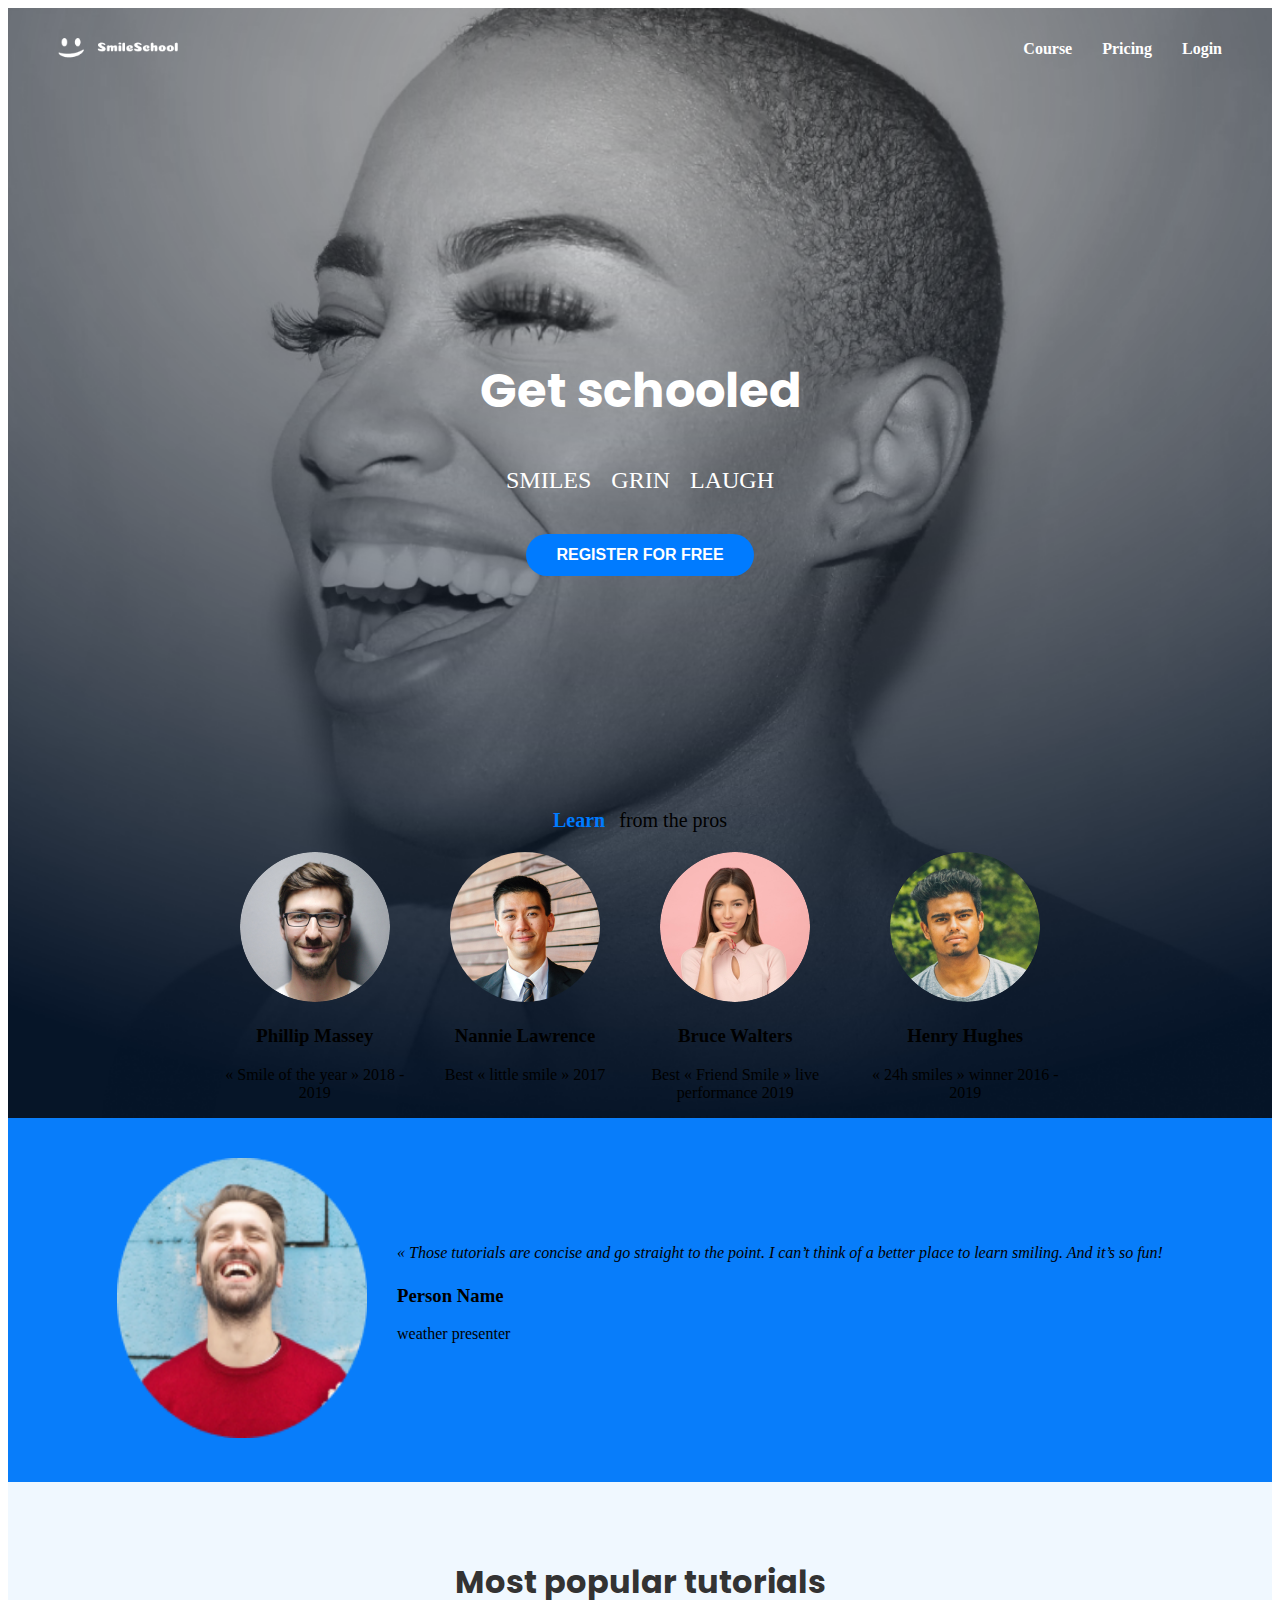
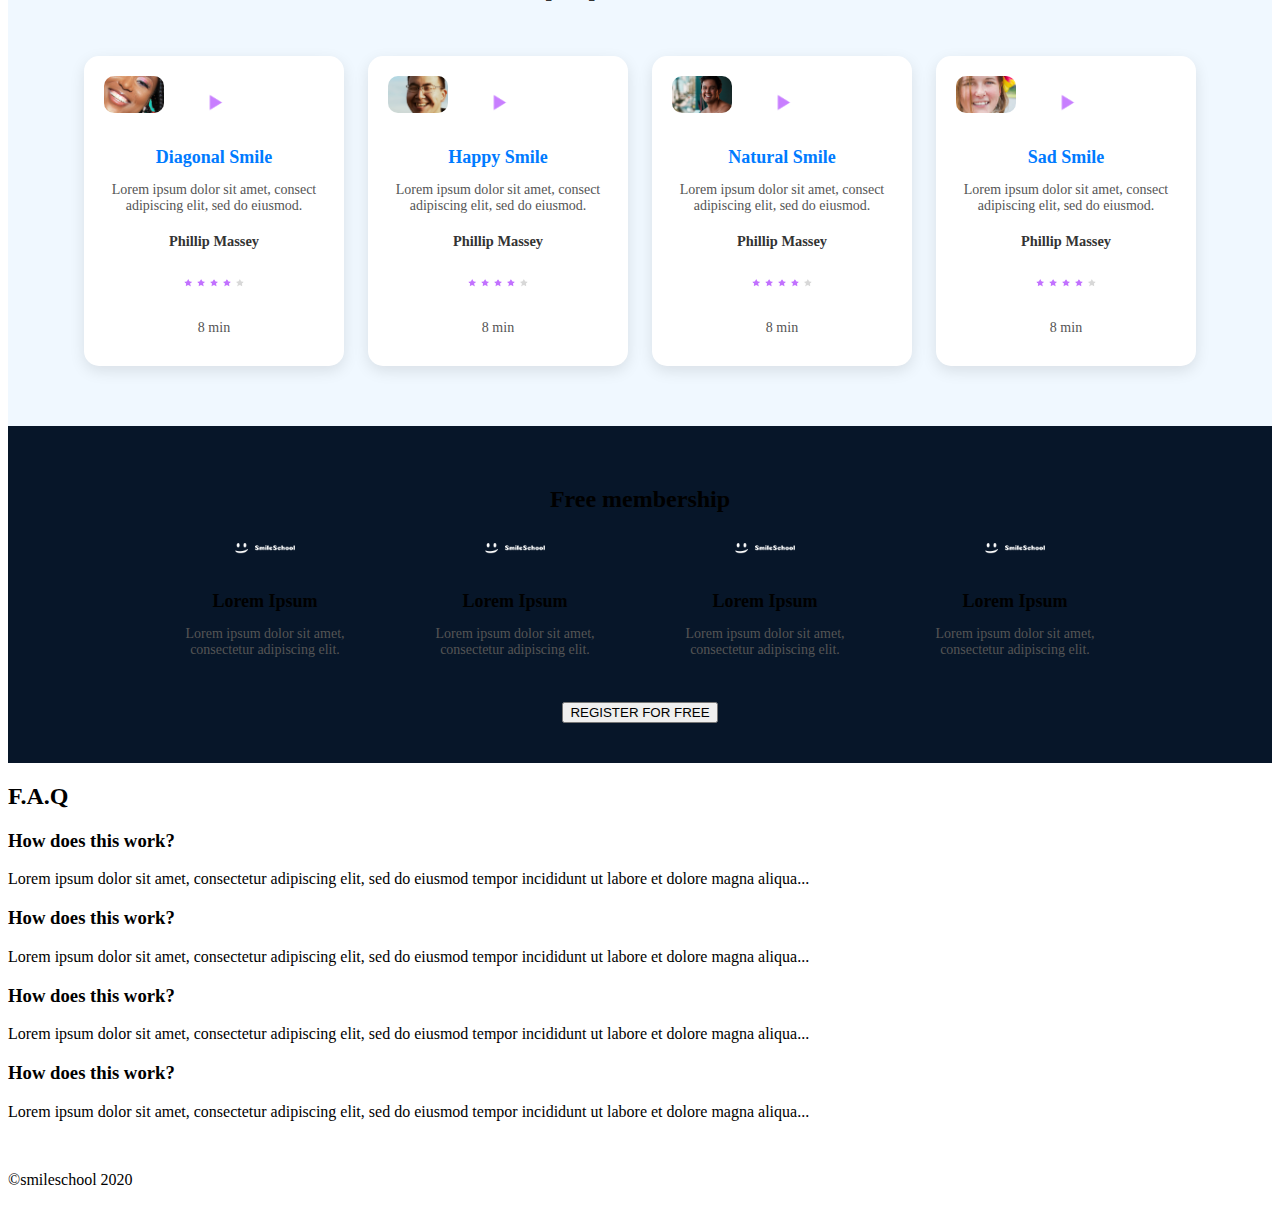
<file: css_advanced/index.html>
<!DOCTYPE html>
<html lang="en">
  <head>
    <meta charset="UTF-8">
    <meta name="viewport" content="width=device-width, initial-scale=1.0">
    <title>Smile School</title>

    <link href="styles.css" rel="stylesheet">
    <!-- Font Awesome -->
    
    <link href="https://fonts.googleapis.com/css2?family=Poppins:wght@400;700&display=swap" rel="stylesheet">

   </head>

  <body class="works_on_smartphone">

    <main>

<section class="hero">
  <nav>
    <img src="images/logo.png" alt="Logo" class="headlogo">

    <ul class="navlinks">
      <li><a href="#">Course</a></li>
      <li><a href="#">Pricing</a></li>
      <li><a href="#">Login</a></li>
    </ul>
  </nav>



       <div class="hero2">
  <h1>Get schooled</h1>
  <div class="spans">
    <span>SMILES</span>
    <span>GRIN</span>
    <span>LAUGH</span>
  </div>
  <button>REGISTER FOR FREE</button>
</div>


   <div>
  <div class="pro">
  <h2 class="highlight">Learn</h2>
  <h3 class="tiny">from the pros</h3>
</div>

</div>


  <div class="pros-container">
    <div class="pro-card">
      <img src="./images/1.png" alt="">
      <h3>Phillip Massey</h3>
      <p>« Smile of the year » 2018 - 2019</p>
    </div>
    <div class="pro-card">
      <img src="./images/2.png" alt="">
      <h3>Nannie Lawrence</h3>
      <p>Best « little smile » 2017</p>
    </div>
    <div class="pro-card">
      <img src="./images/3.png" alt="">
      <h3>Bruce Walters</h3>
      <p>Best « Friend Smile » live performance 2019</p>
    </div>
    <div class="pro-card">
      <img src="./images/4.png" alt="">
      <h3>Henry Hughes</h3>
      <p>« 24h smiles » winner 2016 - 2019</p>
    </div>
  </div>
</div>

      </section>


      <section class="bsection">
        <div>
          <img src="./images/5.png" alt="image">
        </div>
        <div>
          <blockquote>
            « Those tutorials are concise and go straight to the point. I can’t think of a better place to learn smiling. And it’s so fun!
          </blockquote>
          <h3>Person Name</h3>
          <p>weather presenter</p>
        </div>
      </section>

     <section class="csection">
  <h2>Most popular tutorials</h2>

  <!-- Card 1 -->
  <div class="card">
    <div class="image-container">
      <img src="./images/9.png" class="b" alt="Diagonal Smile">
      <img src="./images/play.png" class="a" alt="Play button">
    </div>
    <h3>Diagonal Smile</h3>
    <p>Lorem ipsum dolor sit amet, consect adipiscing elit, sed do eiusmod.</p>
    <div class="author">
      <h4>Phillip Massey</h4>
    </div>
    <div class="rating">
      <img src="./images/rating.png" alt="Rating">
    </div>
    <p class="time">8 min</p>
  </div>

  <!-- Card 2 -->
  <div class="card">
    <div class="image-container">
      <img src="./images/6.png" class="b" alt="Happy Smile">
      <img src="./images/play.png" class="a" alt="Play button">
    </div>
    <h3>Happy Smile</h3>
    <p>Lorem ipsum dolor sit amet, consect adipiscing elit, sed do eiusmod.</p>
    <div class="author">
      <h4>Phillip Massey</h4>
    </div>
    <div class="rating">
      <img src="./images/rating.png" alt="Rating">
    </div>
    <p class="time">8 min</p>
  </div>

  <!-- Card 3 -->
  <div class="card">
    <div class="image-container">
      <img src="./images/8.png" class="b" alt="Natural Smile">
      <img src="./images/play.png" class="a" alt="Play button">
    </div>
    <h3>Natural Smile</h3>
    <p>Lorem ipsum dolor sit amet, consect adipiscing elit, sed do eiusmod.</p>
    <div class="author">
      <h4>Phillip Massey</h4>
    </div>
    <div class="rating">
      <img src="./images/rating.png" alt="Rating">
    </div>
    <p class="time">8 min</p>
  </div>

  <!-- Card 4 -->
  <div class="card">
    <div class="image-container">
      <img src="./images/7.png" class="b" alt="Sad Smile">
      <img src="./images/play.png" class="a" alt="Play button">
    </div>
    <h3>Sad Smile</h3>
    <p>Lorem ipsum dolor sit amet, consect adipiscing elit, sed do eiusmod.</p>
    <div class="author">
      <h4>Phillip Massey</h4>
    </div>
    <div class="rating">
      <img src="./images/rating.png" alt="Rating">
    </div>
    <p class="time">8 min</p>
  </div>

</section>


    <section class="membership">
  <h2>Free membership</h2>
  <div class="membership-cards">
    <div class="card">
      <img src="images/logo.png" alt="Logo">
      <h3>Lorem Ipsum</h3>
      <p>Lorem ipsum dolor sit amet, consectetur adipiscing elit.</p>
    </div>

    <div class="card">
      <img src="images/logo.png" alt="Logo">
      <h3>Lorem Ipsum</h3>
      <p>Lorem ipsum dolor sit amet, consectetur adipiscing elit.</p>
    </div>

    <div class="card">
      <img src="images/logo.png" alt="Logo">
      <h3>Lorem Ipsum</h3>
      <p>Lorem ipsum dolor sit amet, consectetur adipiscing elit.</p>
    </div>

    <div class="card">
      <img src="images/logo.png" alt="Logo">
      <h3>Lorem Ipsum</h3>
      <p>Lorem ipsum dolor sit amet, consectetur adipiscing elit.</p>
    </div>
  </div>
  <button>REGISTER FOR FREE</button>
</section>

      <section>
        <h2>F.A.Q</h2>
        <div>
          <div>
            <h3>How does this work?</h3>
          </div>
          <div>
            Lorem ipsum dolor sit amet, consectetur adipiscing elit, sed do eiusmod tempor incididunt ut labore et dolore magna aliqua...
          </div>
          <div>
            <h3>How does this work?</h3>
          </div>
          <div>
            Lorem ipsum dolor sit amet, consectetur adipiscing elit, sed do eiusmod tempor incididunt ut labore et dolore magna aliqua...
          </div>
        </div>

        <div>
          <div>
            <h3>How does this work?</h3>
          </div>
          <div>
            Lorem ipsum dolor sit amet, consectetur adipiscing elit, sed do eiusmod tempor incididunt ut labore et dolore magna aliqua...
          </div>
          <div>
            <h3>How does this work?</h3>
          </div>
          <div>
            Lorem ipsum dolor sit amet, consectetur adipiscing elit, sed do eiusmod tempor incididunt ut labore et dolore magna aliqua...
          </div>
        </div>
      </section>
    </main>

    <footer>
      <section>
        <div>
          <img src="images/logo.png" alt="Logo">
          <div>
            <i class="fa-brands fa-facebook"></i>
            <i class="fa-brands fa-twitter"></i>
            <i class="fa-brands fa-instagram"></i>
          </div>
        </div>
        <p>©smileschool 2020</p>
      </section>
    </footer>
  </body>
</html>
</file>
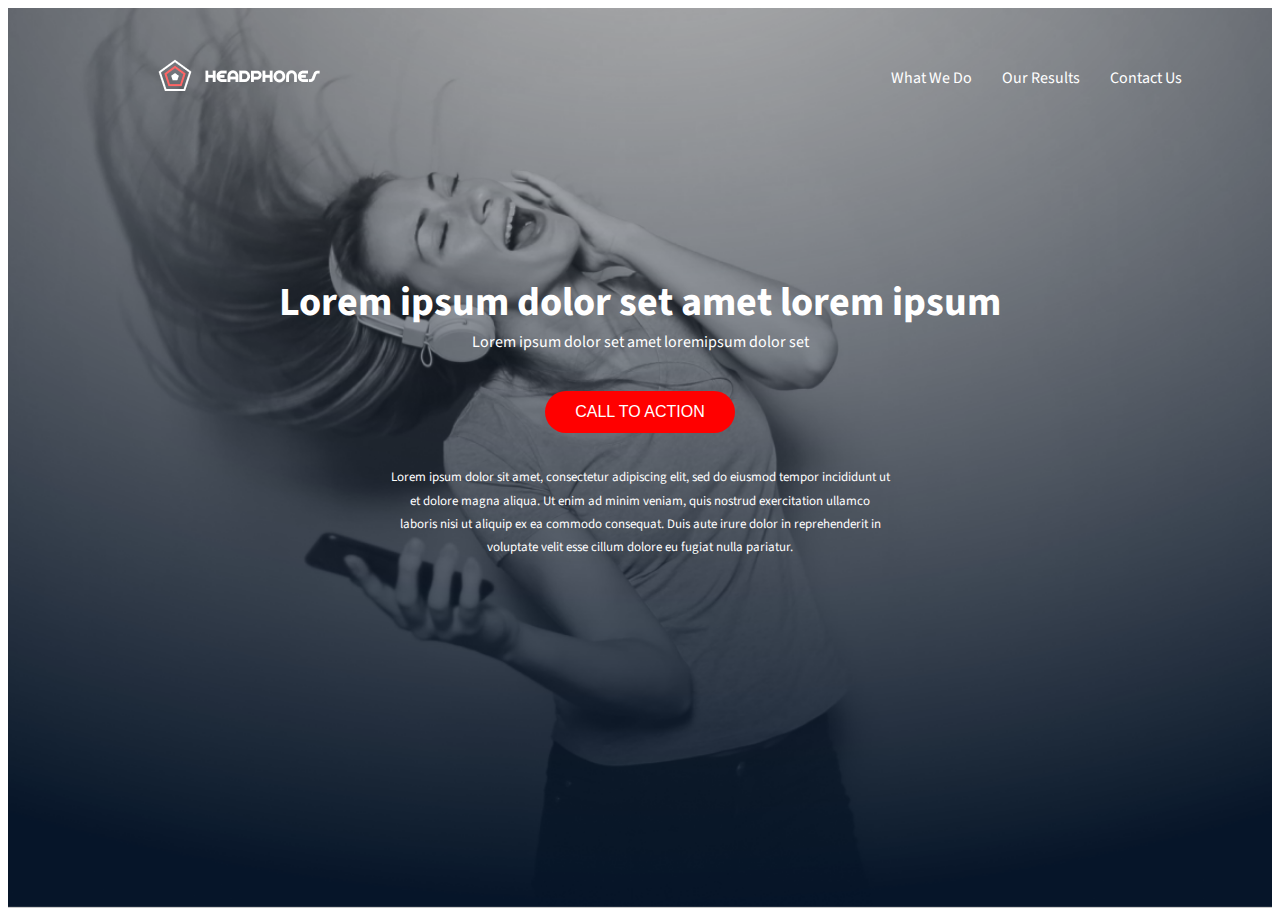
<file: 0-index.html>
<!DOCTYPE html>
<html lang="en">
  <head>
    <meta charset="UTF-8">
    <meta name="viewport" content="width=device-width, initial-scale=1.0">
    <title>HeadPhones</title>

   <link rel="stylesheet" href="0-styles.css">
   <link href="https://fonts.googleapis.com/css2?family=Source+Sans+Pro:wght@400;600;700&display=swap" rel="stylesheet">

   </head>
   
   <body>

    <section class="hero"> 
 <header>  
  <div class="header">
    <div class="logo">
      <img src="./images/logo.png" alt="Logo">
    </div>

    <!-- ✅ Checkbox for toggle -->
    <input type="checkbox" id="menu-toggle">

    <!-- ✅ Hamburger icon -->
    <label for="menu-toggle" class="menu-icon">
      <span></span>
      <span></span>
      <span></span>
    </label>

    <nav class="nav">
      <ul>
        <li>What We Do</li>
        <li>Our Results</li>
        <li>Contact Us</li>
      </ul>
    </nav>
  </div>
</header>

         <div class="headline">
        <h1>Lorem ipsum dolor set amet lorem ipsum</h1>
        <p>Lorem ipsum dolor set amet lorem <span>ipsum dolor set</span></p>
        </div>
       <div id="cta">
        <button>CALL TO ACTION</button>
       </div>

<p class="last">
 Lorem ipsum dolor sit amet, consectetur adipiscing elit, sed do eiusmod tempor incididunt ut</span>
  <br>
   et dolore magna aliqua. Ut enim ad minim veniam, quis nostrud exercitation ullamco
  <br>
 
 laboris nisi ut aliquip ex ea commodo consequat. Duis aute irure dolor in reprehenderit in 
 <br>
 voluptate velit esse cillum dolore eu fugiat nulla pariatur.
</p>
        </section>

   </body>
</file>
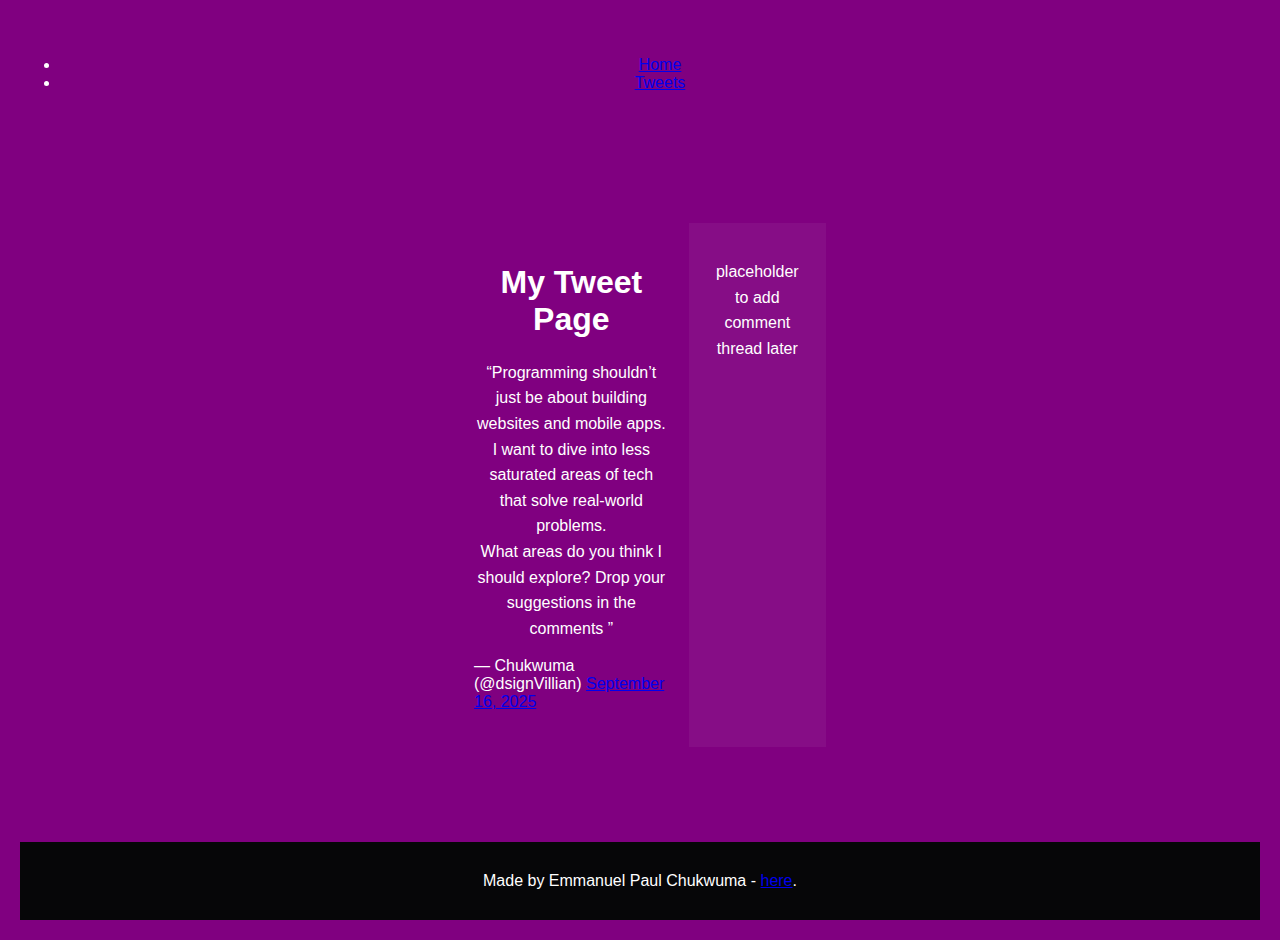
<file: css_basic/tweets.html>
<!DOCTYPE html>
<html lang="en">
<head>
  <meta charset="UTF-8">
  <meta name="viewport" content="width=device-width, initial-scale=1.0">
  <title>My Tweets</title>

  <!-- Add inside the <head> tag of both HTML files -->
<link href="base.css" rel="stylesheet">
<link href="styles.css" rel="stylesheet">
</head>
<body>
  <!-- Header with navigation -->
  <header>
    <ul>
      <li><a href="index.html">Home</a></li>
      <li><a href="tweets.html">Tweets</a></li>
    </ul>
  </header>
<div class = "container">
  <!-- Main content -->
  <main>
    <article>
      <h1>My Tweet Page</h1>

      <!-- Embedded Tweet -->
     <blockquote class="twitter-tweet"><p lang="en" dir="ltr">“Programming shouldn’t just be about building websites and mobile apps. I want to dive into less saturated areas of tech that solve real-world problems.<br> What areas do you think I should explore? Drop your suggestions in the comments ”</p>&mdash; Chukwuma (@dsignVillian) <a href="https://twitter.com/dsignVillian/status/1967835686163403139?ref_src=twsrc%5Etfw">September 16, 2025</a></blockquote> <script async src="https://platform.twitter.com/widgets.js" charset="utf-8"></script>
    </article>

    <aside>
      <p>placeholder to add comment thread later</p>
    </aside>
  </main>
</div>

  <!-- Footer -->
  <footer>
    <p>Made by Emmanuel Paul Chukwuma - <a href="https://github.com/cKm-IceCold" target="_blank">here</a>.</p>
  </footer>
</body>
</html>
</file>
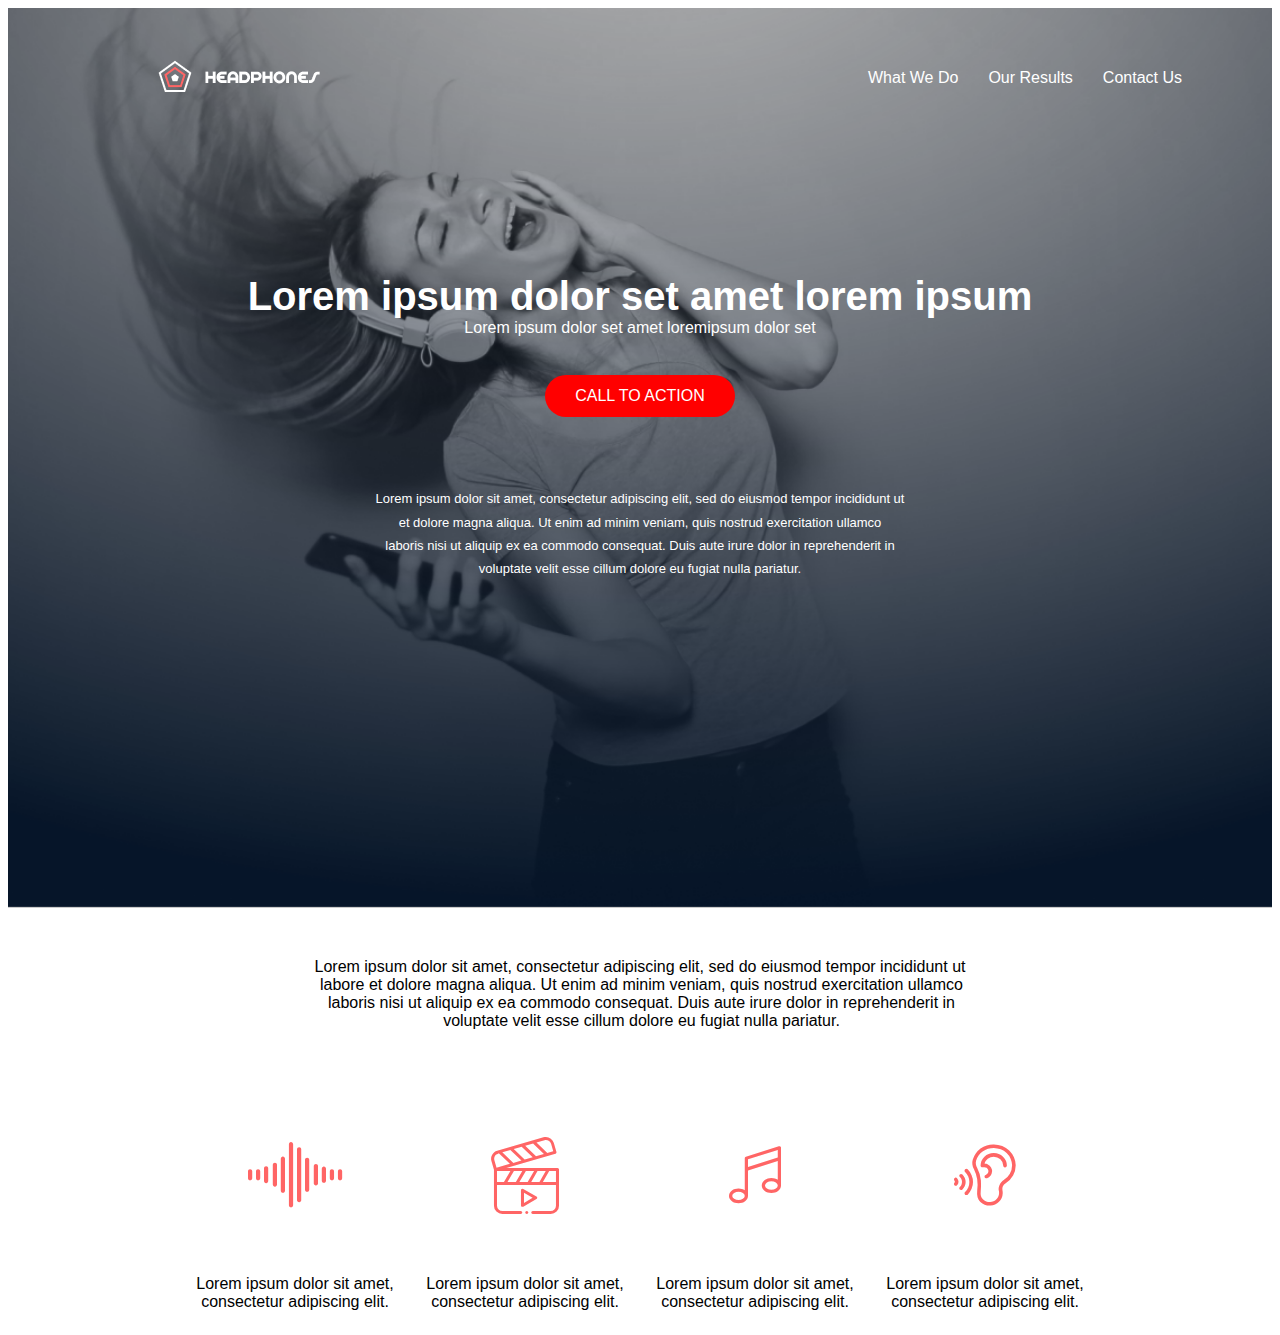
<file: headphones/1-index.html>
<!DOCTYPE html>
<html lang="en">
  <head>
    <meta charset="UTF-8">
    <meta name="viewport" content="width=device-width, initial-scale=1.0">
    <title>what we do</title>
   
     <link rel="stylesheet" href="holberton_school-icon/style.css">
   <link rel="stylesheet" href="1-styles.css">
   <link rel="stylesheet" href="0-styles.css">

   </head>
  
   <body>

  <section class="hero"> 
 <header>  
  <div class="header">
    <div class="logo">
      <img src="./images/logo.png" alt="Logo">
    </div>

    <!-- ✅ Checkbox for toggle -->
    <input type="checkbox" id="menu-toggle">

    <!-- ✅ Hamburger icon -->
    <label for="menu-toggle" class="menu-icon">
      <span></span>
      <span></span>
      <span></span>
    </label>

    <nav class="nav">
      <ul>
        <li>What We Do</li>
        <li>Our Results</li>
        <li>Contact Us</li>
      </ul>
    </nav>
  </div>
</header>

         <div class="headline">
        <h1>Lorem ipsum dolor set amet lorem ipsum</h1>
        <p>Lorem ipsum dolor set amet lorem <span>ipsum dolor set</span></p>
        </div>
       <div id="cta">
        <button>CALL TO ACTION</button>
       </div>

        <p class="last">
    Lorem ipsum dolor sit amet, consectetur adipiscing elit, sed do eiusmod tempor incididunt ut</span>
  <br>
   et dolore magna aliqua. Ut enim ad minim veniam, quis nostrud exercitation ullamco
  <br>
 
 laboris nisi ut aliquip ex ea commodo consequat. Duis aute irure dolor in reprehenderit in 
 <br>
 voluptate velit esse cillum dolore eu fugiat nulla pariatur.
</p>
  </section>              


           <section>
            <p>
          Lorem ipsum dolor sit amet, consectetur adipiscing elit, sed do eiusmod tempor incididunt ut<br><span class="indent"> labore et dolore magna aliqua. Ut enim ad minim veniam, quis nostrud exercitation ullamco</span><br><span class="indent"> laboris nisi ut aliquip ex ea commodo consequat. Duis aute irure dolor in reprehenderit in</span><br><span class="indent">voluptate velit esse cillum dolore eu fugiat nulla pariatur.</span>
           </p>
                 <div class="icons">
                  <div>
<span class="holberton_school-icon-ic_sound"></span>
<p>
Lorem ipsum dolor sit amet, <br> consectetur adipiscing elit.
</p>
</div>
<div>
<span class="holberton_school-icon-ic_video"></span>
<p>
Lorem ipsum dolor sit amet, <br> consectetur adipiscing elit.
</p>
</div>
<div>
<span class="holberton_school-icon-ic_music"></span>
<p>
Lorem ipsum dolor sit amet,<br> consectetur adipiscing elit.
</p>
</div>
<div>
<span class="holberton_school-icon-ic_hearing"></span>
<p>
Lorem ipsum dolor sit amet,<br> consectetur adipiscing elit.
</p>
</div>
</div>

 </section>
   </body>
</file>
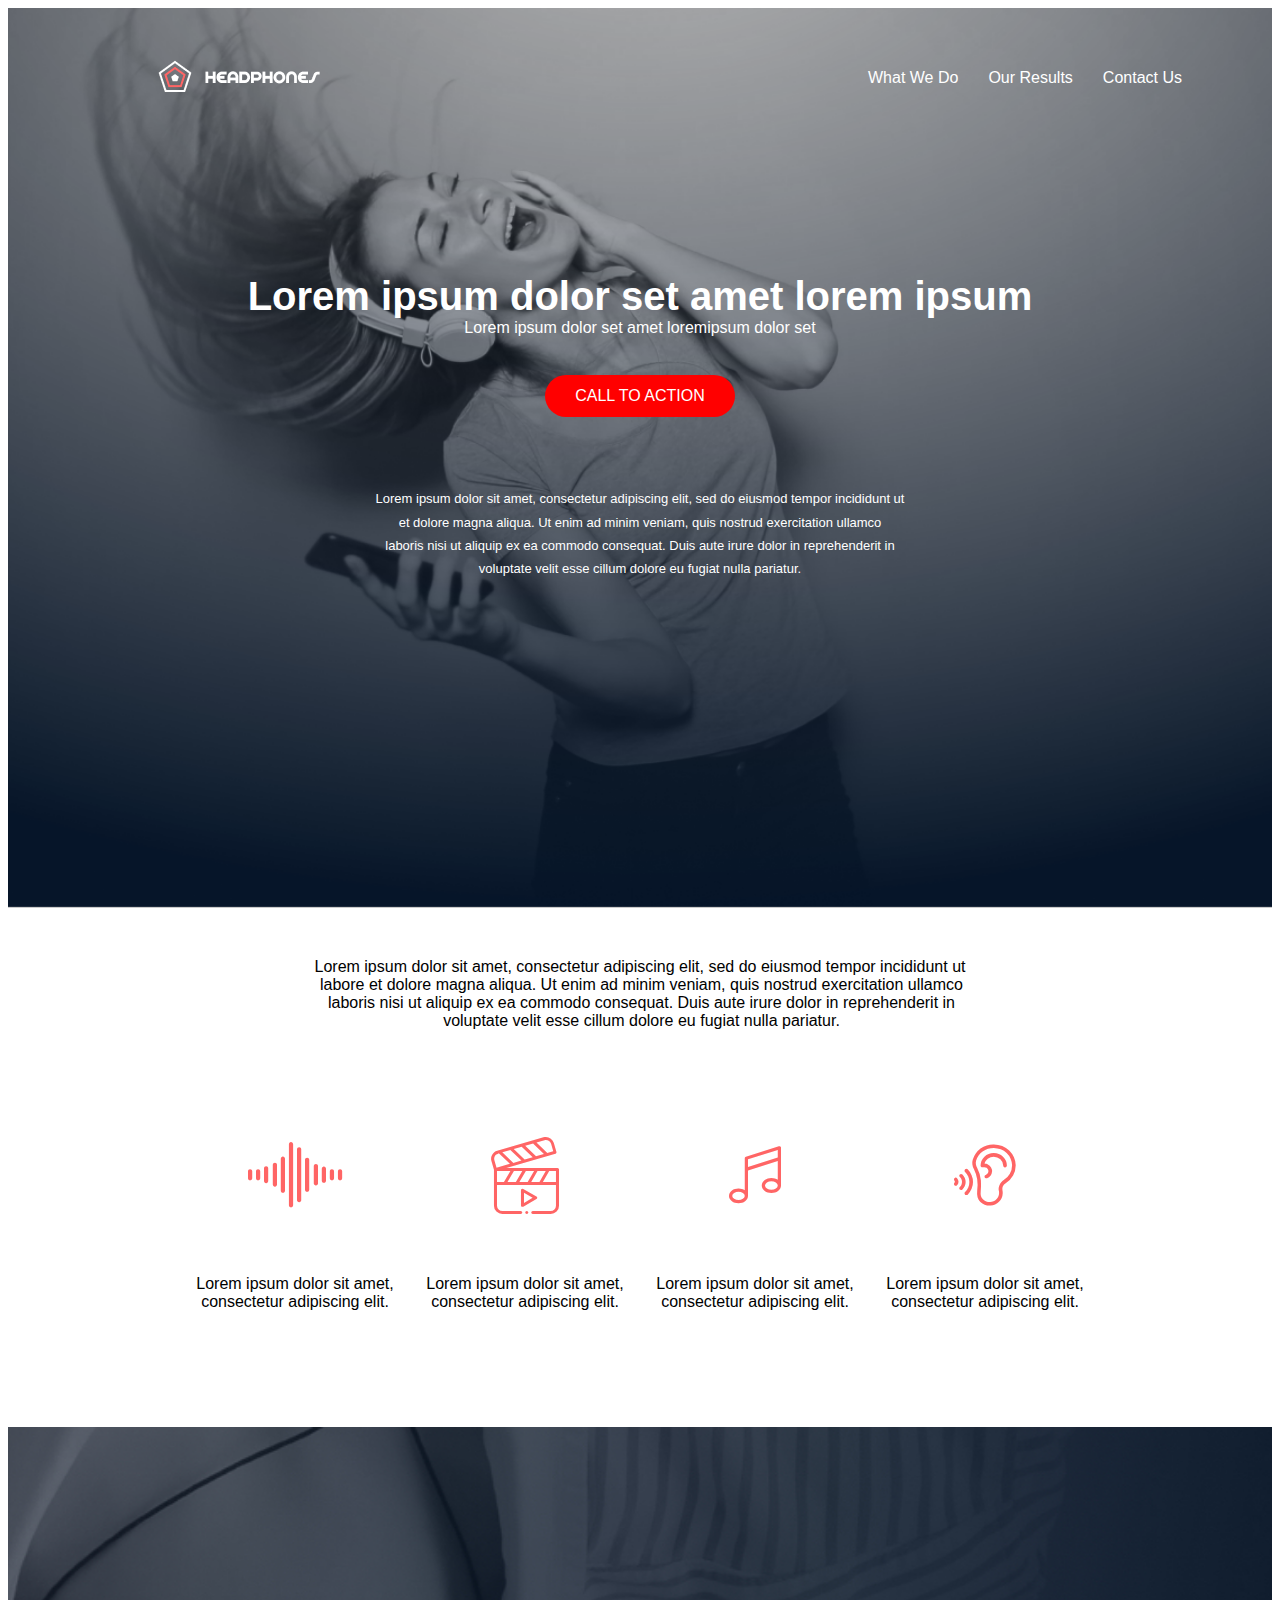
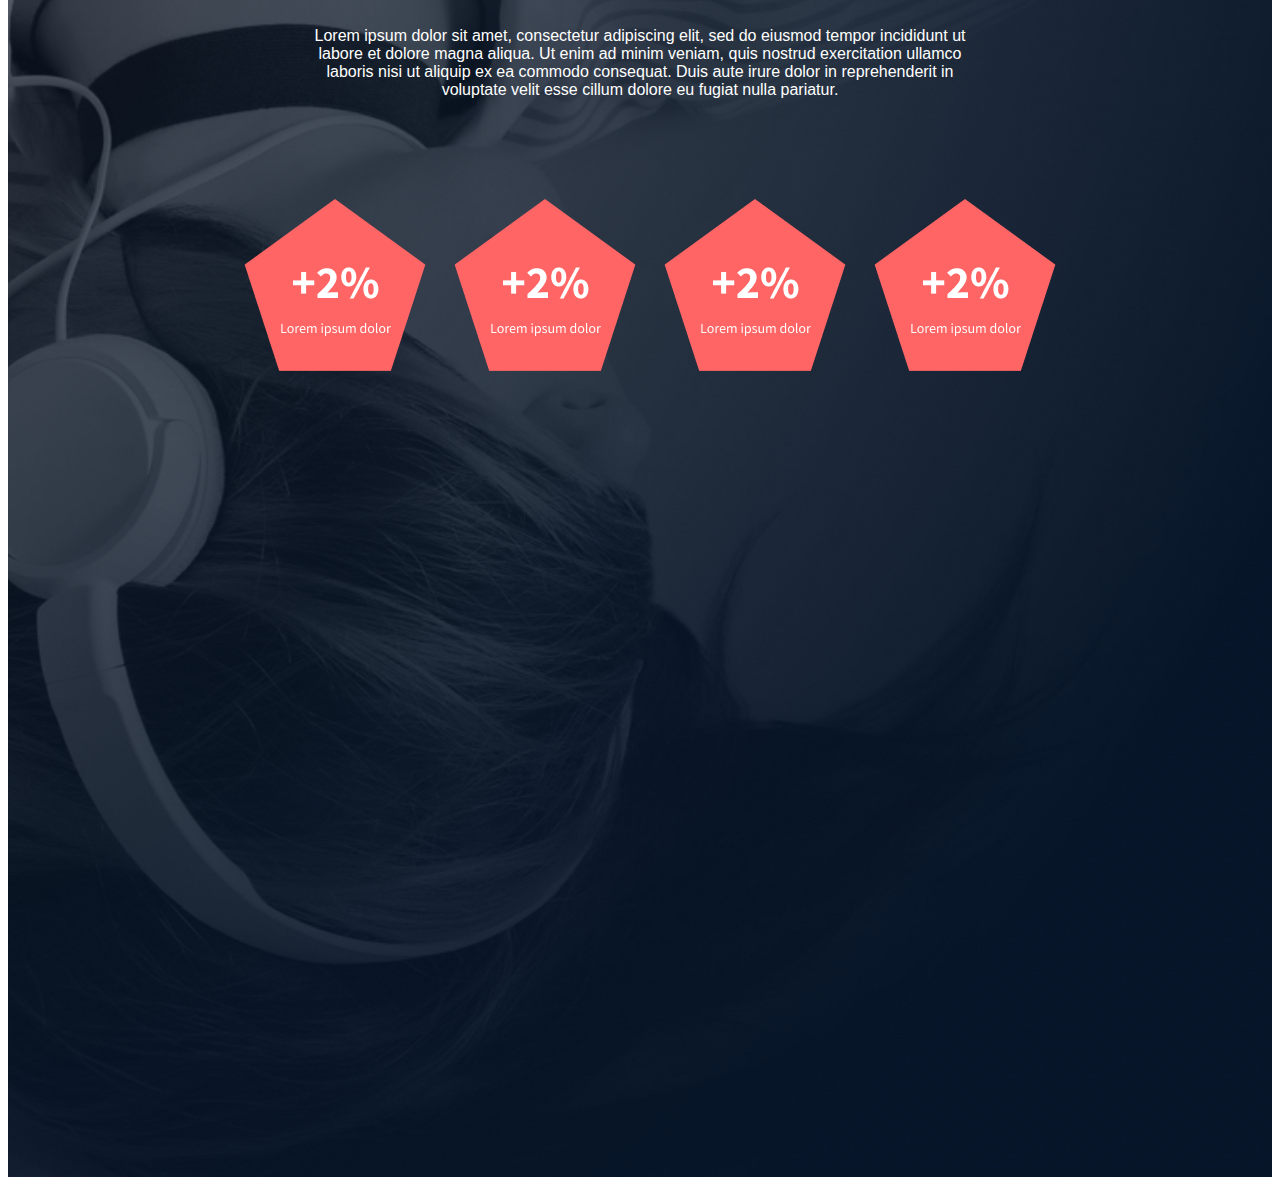
<file: headphones/2-index.html>
<!DOCTYPE html>
<html lang="en">
  <head>
    <meta charset="UTF-8">
    <meta name="viewport" content="width=device-width, initial-scale=1.0">
    <title>Our Result</title>
    <link rel="stylesheet" href="2-styles.css">
     <link rel="stylesheet" href="holberton_school-icon/style.css">
   <link rel="stylesheet" href="1-styles.css">
   <link rel="stylesheet" href="0-styles.css">

   </head>
  
   <body>

  <section class="hero"> 
 <header>  
  <div class="header">
    <div class="logo">
      <img src="./images/logo.png" alt="Logo">
    </div>

    <!-- ✅ Checkbox for toggle -->
    <input type="checkbox" id="menu-toggle">

    <!-- ✅ Hamburger icon -->
    <label for="menu-toggle" class="menu-icon">
      <span></span>
      <span></span>
      <span></span>
    </label>

    <nav class="nav">
      <ul>
        <li>What We Do</li>
        <li>Our Results</li>
        <li>Contact Us</li>
      </ul>
    </nav>
  </div>
</header>

         <div class="headline">
        <h1>Lorem ipsum dolor set amet lorem ipsum</h1>
        <p>Lorem ipsum dolor set amet lorem <span>ipsum dolor set</span></p>
        </div>
       <div id="cta">
        <button>CALL TO ACTION</button>
       </div>

        <p class="last">
    Lorem ipsum dolor sit amet, consectetur adipiscing elit, sed do eiusmod tempor incididunt ut</span>
  <br>
   et dolore magna aliqua. Ut enim ad minim veniam, quis nostrud exercitation ullamco
  <br>
 
 laboris nisi ut aliquip ex ea commodo consequat. Duis aute irure dolor in reprehenderit in 
 <br>
 voluptate velit esse cillum dolore eu fugiat nulla pariatur.
</p>
  </section>              


           <section>
            <p>
          Lorem ipsum dolor sit amet, consectetur adipiscing elit, sed do eiusmod tempor incididunt ut<br><span class="indent"> labore et dolore magna aliqua. Ut enim ad minim veniam, quis nostrud exercitation ullamco</span><br><span class="indent"> laboris nisi ut aliquip ex ea commodo consequat. Duis aute irure dolor in reprehenderit in</span><br><span class="indent">voluptate velit esse cillum dolore eu fugiat nulla pariatur.</span>
           </p>
                 <div class="icons">
                  <div>
<span class="holberton_school-icon-ic_sound"></span>
<p>
Lorem ipsum dolor sit amet, <br> consectetur adipiscing elit.
</p>
</div>
<div>
<span class="holberton_school-icon-ic_video"></span>
<p>
Lorem ipsum dolor sit amet, <br> consectetur adipiscing elit.
</p>
</div>
<div>
<span class="holberton_school-icon-ic_music"></span>
<p>
Lorem ipsum dolor sit amet,<br> consectetur adipiscing elit.
</p>
</div>
<div>
<span class="holberton_school-icon-ic_hearing"></span>
<p>
Lorem ipsum dolor sit amet,<br> consectetur adipiscing elit.
</p>
</div>
</div>

 </section>

<section class="our-result">
  <p class="result-p">
    Lorem ipsum dolor sit amet, consectetur adipiscing elit, sed do eiusmod tempor incididunt ut <br><span class="result">labore et dolore magna aliqua. Ut enim ad minim veniam, quis nostrud exercitation ullamco</span><br><span class="result"> laboris nisi ut aliquip ex ea commodo consequat. Duis aute irure dolor in reprehenderit in </span><br><span class="result">voluptate velit esse cillum dolore eu fugiat nulla pariatur.</span>
  </p>
  <div class="penta">
<img src="./images/pentagon.png" class="penta">
<img src="./images/pentagon.png" class="penta">
<img src="./images/pentagon.png" class="penta">
<img src="./images/pentagon.png" class="penta">
</div>



</section>


   </body>
</file>
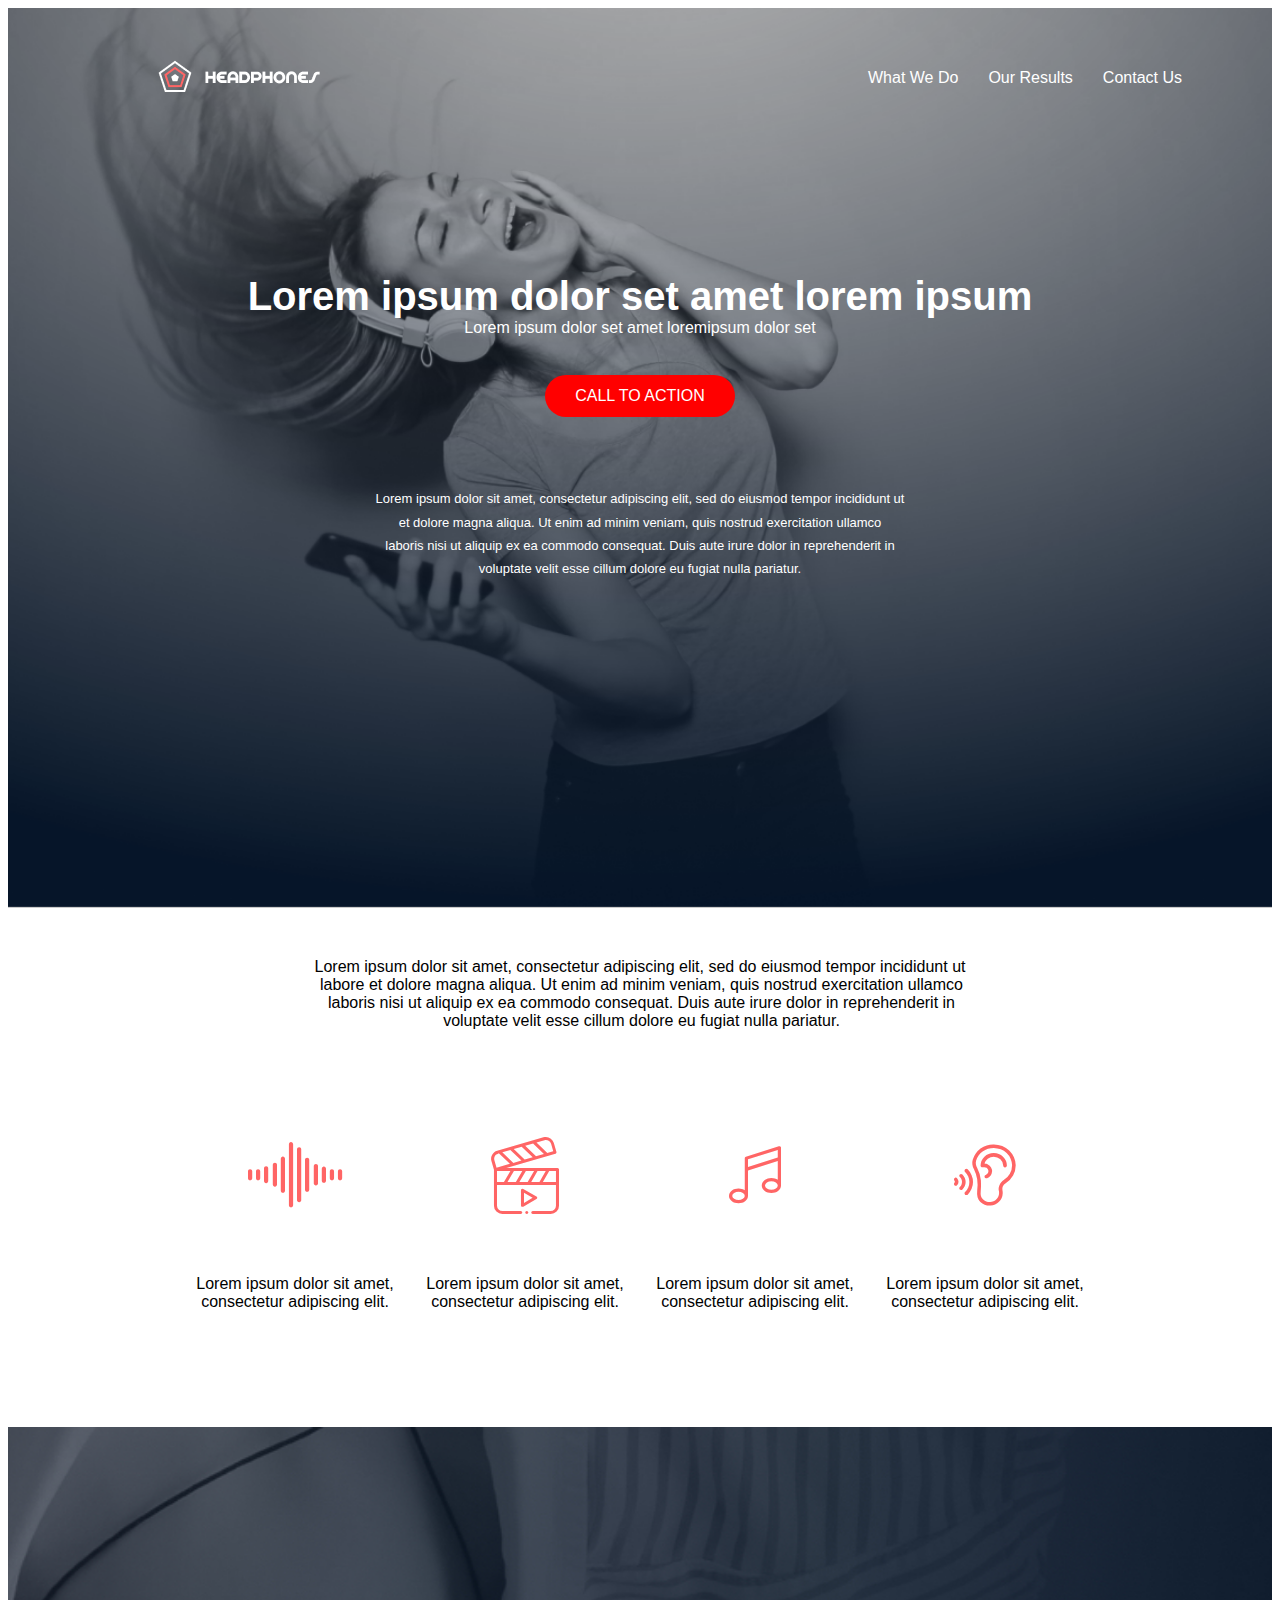
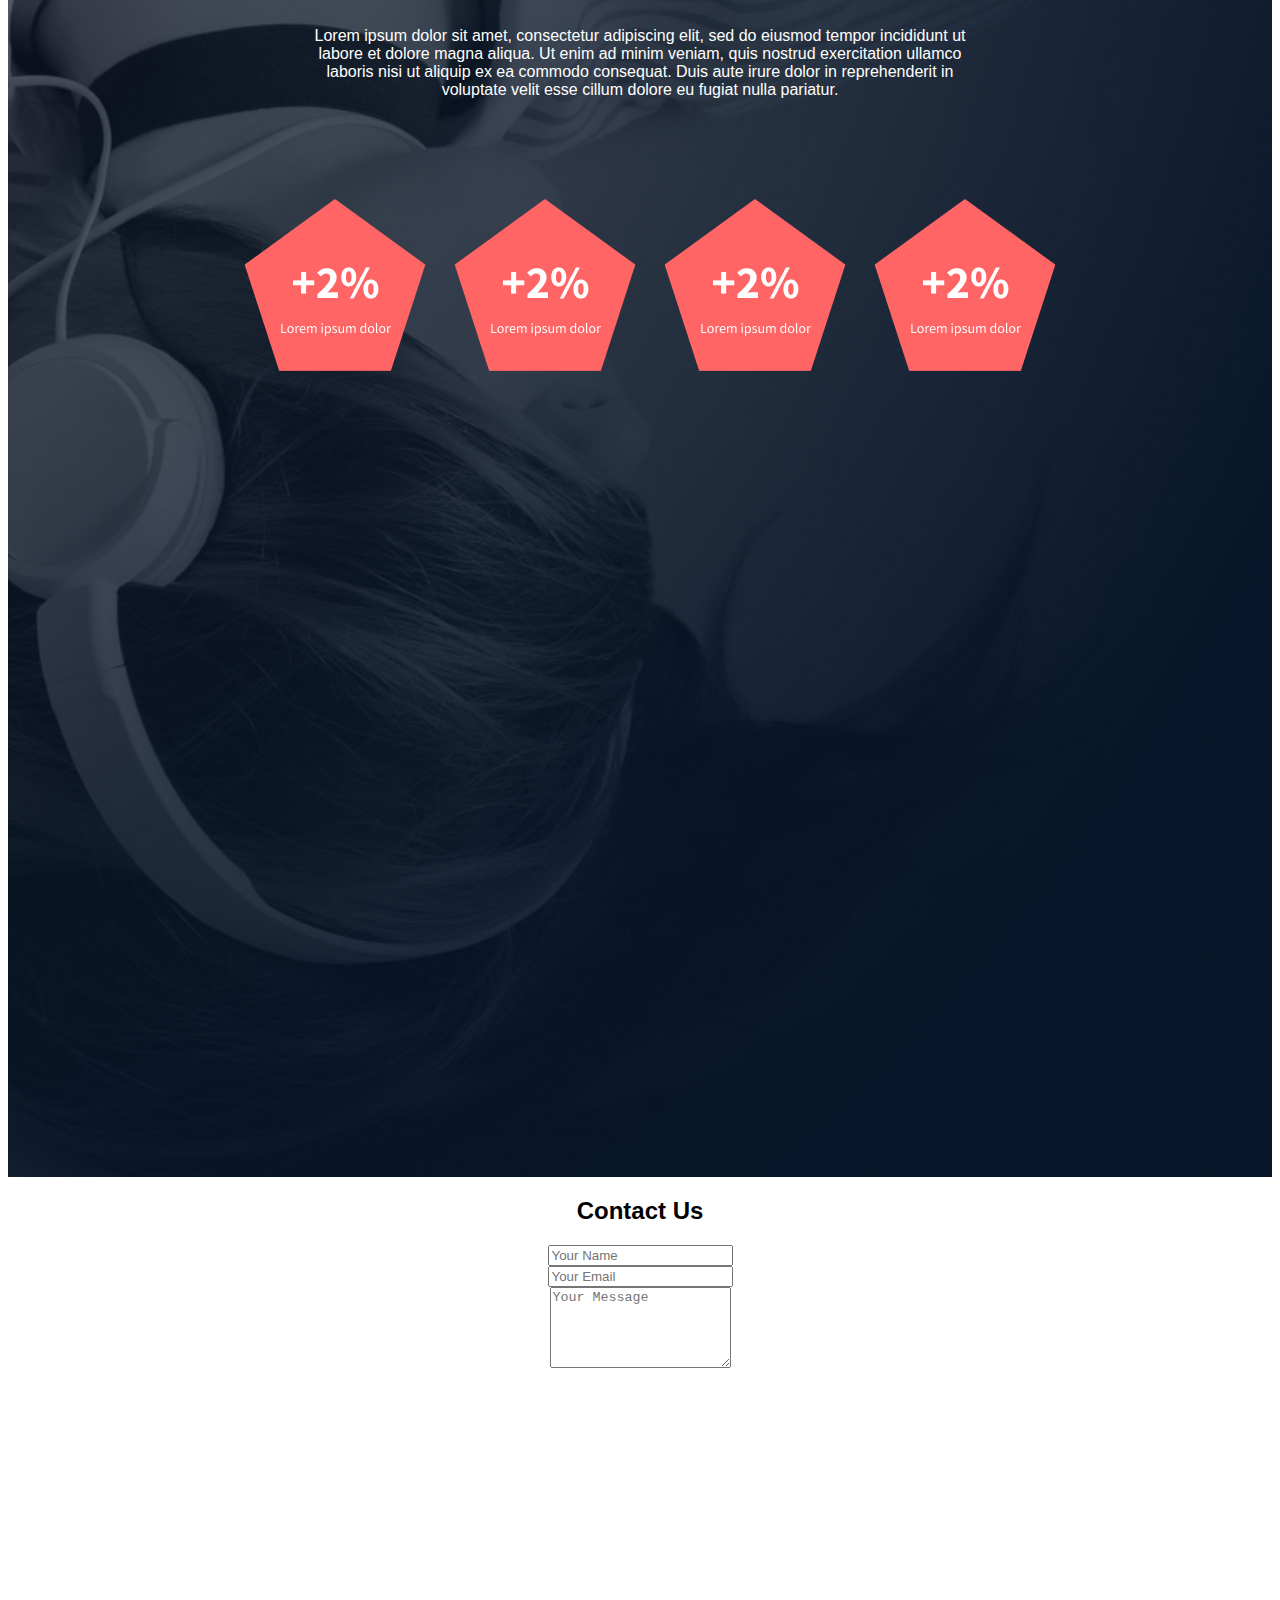
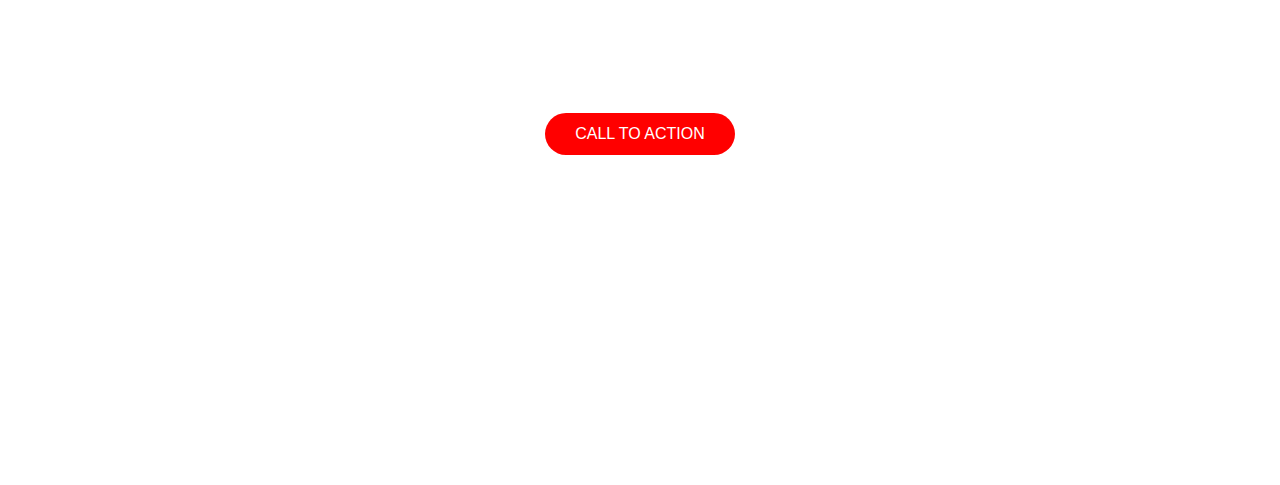
<file: headphones/3-index.html>
<!DOCTYPE html>
<html lang="en">
  <head>
    <meta charset="UTF-8">
    <meta name="viewport" content="width=device-width, initial-scale=1.0">
    <title>Contact Us</title>

     
    <link rel="stylesheet" href="3-styles.css">
    <link rel="stylesheet" href="2-styles.css">
     <link rel="stylesheet" href="holberton_school-icon/style.css">
   <link rel="stylesheet" href="1-styles.css">
     <link rel="stylesheet" href="0-styles.css">
 

   </head>
  
   <body>

  <section class="hero"> 
 <header>  
  <div class="header">
    <div class="logo">
      <img src="./images/logo.png" alt="Logo">
    </div>

    <!-- ✅ Checkbox for toggle -->
    <input type="checkbox" id="menu-toggle">

    <!-- ✅ Hamburger icon -->
    <label for="menu-toggle" class="menu-icon">
      <span></span>
      <span></span>
      <span></span>
    </label>

    <nav class="nav">
      <ul>
        <li>What We Do</li>
        <li>Our Results</li>
        <li>Contact Us</li>
      </ul>
    </nav>
  </div>
</header>

         <div class="headline">
        <h1>Lorem ipsum dolor set amet lorem ipsum</h1>
        <p>Lorem ipsum dolor set amet lorem <span>ipsum dolor set</span></p>
        </div>
       <div id="cta">
        <button>CALL TO ACTION</button>
       </div>

        <p class="last">
    Lorem ipsum dolor sit amet, consectetur adipiscing elit, sed do eiusmod tempor incididunt ut</span>
  <br>
   et dolore magna aliqua. Ut enim ad minim veniam, quis nostrud exercitation ullamco
  <br>
 
 laboris nisi ut aliquip ex ea commodo consequat. Duis aute irure dolor in reprehenderit in 
 <br>
 voluptate velit esse cillum dolore eu fugiat nulla pariatur.
</p>
  </section>              


           <section>
            <p>
          Lorem ipsum dolor sit amet, consectetur adipiscing elit, sed do eiusmod tempor incididunt ut<br><span class="indent"> labore et dolore magna aliqua. Ut enim ad minim veniam, quis nostrud exercitation ullamco</span><br><span class="indent"> laboris nisi ut aliquip ex ea commodo consequat. Duis aute irure dolor in reprehenderit in</span><br><span class="indent">voluptate velit esse cillum dolore eu fugiat nulla pariatur.</span>
           </p>
                 <div class="icons">
                  <div>
<span class="holberton_school-icon-ic_sound"></span>
<p>
Lorem ipsum dolor sit amet, <br> consectetur adipiscing elit.
</p>
</div>
<div>
<span class="holberton_school-icon-ic_video"></span>
<p>
Lorem ipsum dolor sit amet, <br> consectetur adipiscing elit.
</p>
</div>
<div>
<span class="holberton_school-icon-ic_music"></span>
<p>
Lorem ipsum dolor sit amet,<br> consectetur adipiscing elit.
</p>
</div>
<div>
<span class="holberton_school-icon-ic_hearing"></span>
<p>
Lorem ipsum dolor sit amet,<br> consectetur adipiscing elit.
</p>
</div>
</div>

 </section>

<section class="our-result">
  <p class="result-p">
    Lorem ipsum dolor sit amet, consectetur adipiscing elit, sed do eiusmod tempor incididunt ut <br><span class="result">labore et dolore magna aliqua. Ut enim ad minim veniam, quis nostrud exercitation ullamco</span><br><span class="result"> laboris nisi ut aliquip ex ea commodo consequat. Duis aute irure dolor in reprehenderit in </span><br><span class="result">voluptate velit esse cillum dolore eu fugiat nulla pariatur.</span>
  </p>
  <div class="penta">
<img src="./images/pentagon.png" class="penta">
<img src="./images/pentagon.png" class="penta">
<img src="./images/pentagon.png" class="penta">
<img src="./images/pentagon.png" class="penta">
</div>
</section>

<section class="dash">
  <section class="contact">
  <h2>Contact Us</h2>
 

  <form action="#" method="post" class="contact-form">
    <div class="form-group">
      <input type="text" name="name" placeholder="Your Name" required>
    </div>

    <div class="form-group">
      <input type="email" name="email" placeholder="Your Email" required>
    </div>

    <div class="form-group">
      <textarea name="message" placeholder="Your Message" rows="5" required></textarea>
    </div>


  </form>
</section>



   <div class="buttin">
  <button class="fcta"> CALL TO ACTION</button>
   </div>

</section>


   </body>
 </html>
</file>
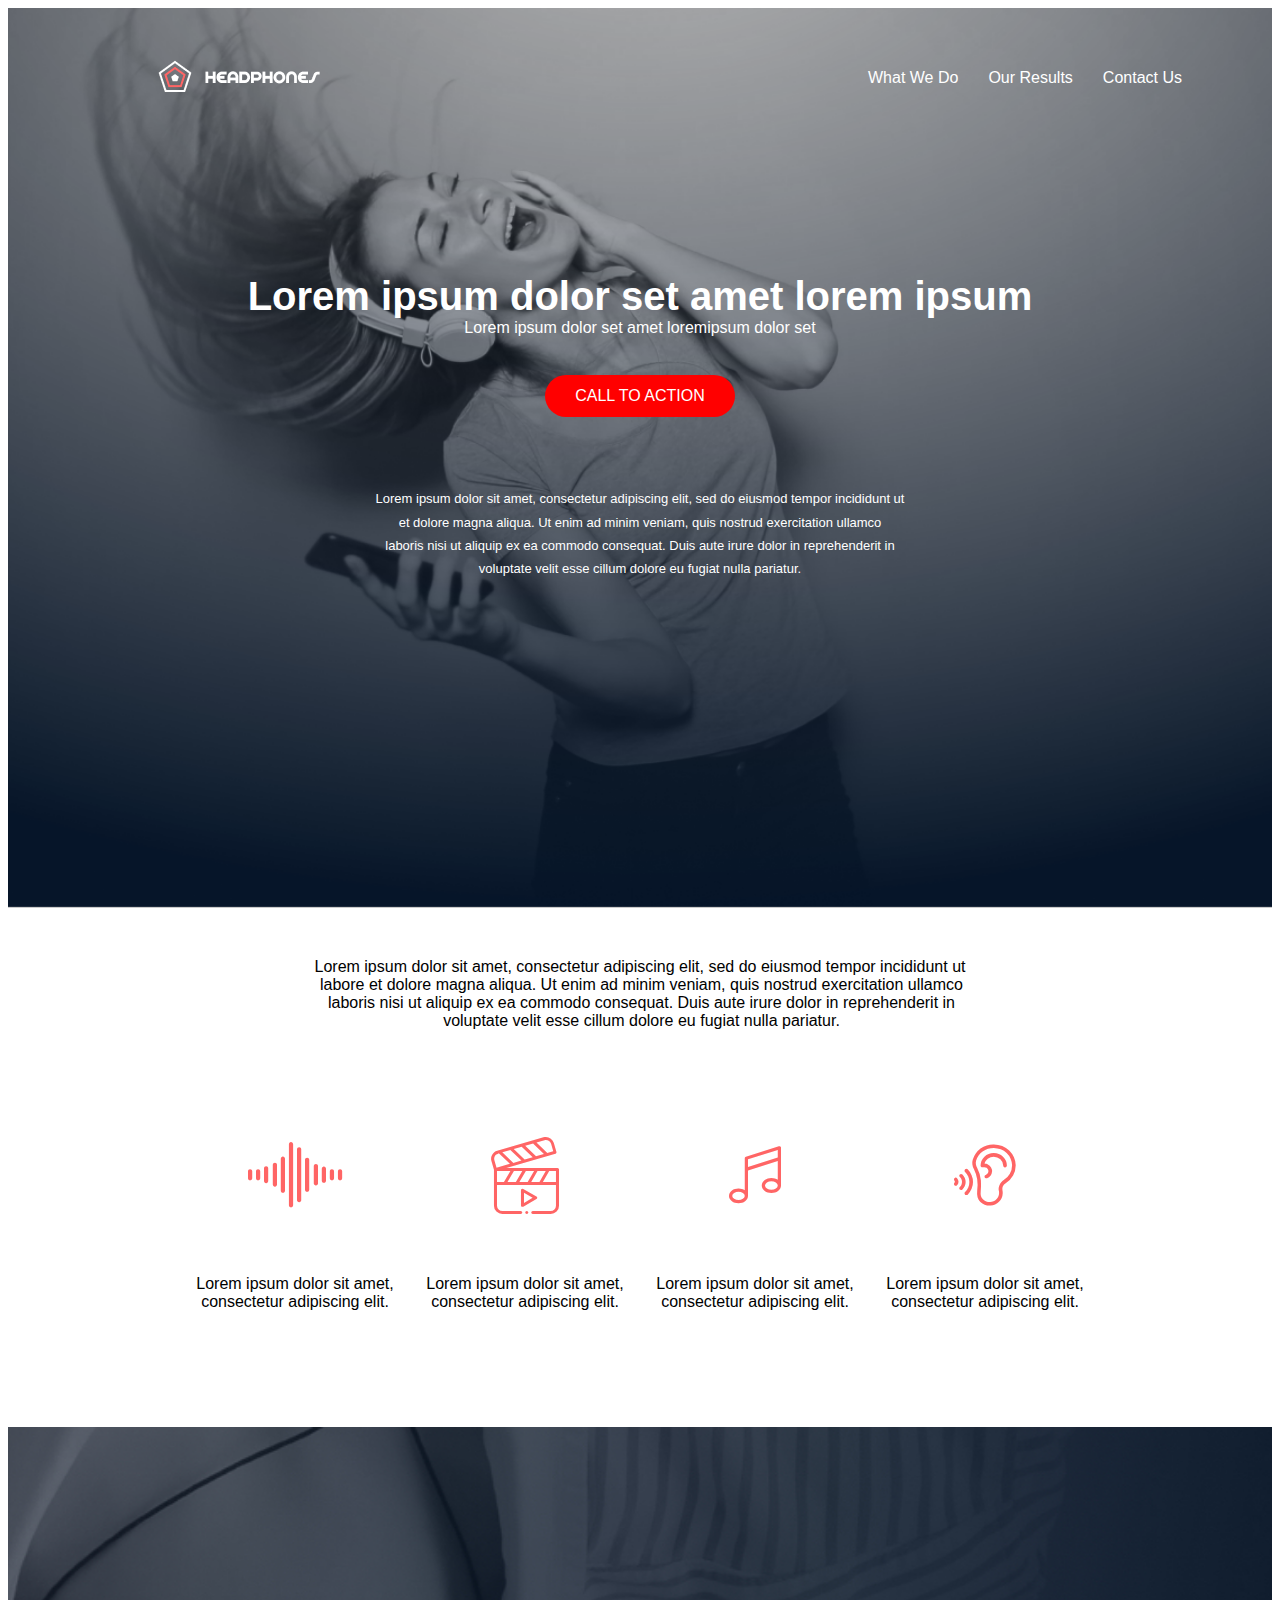
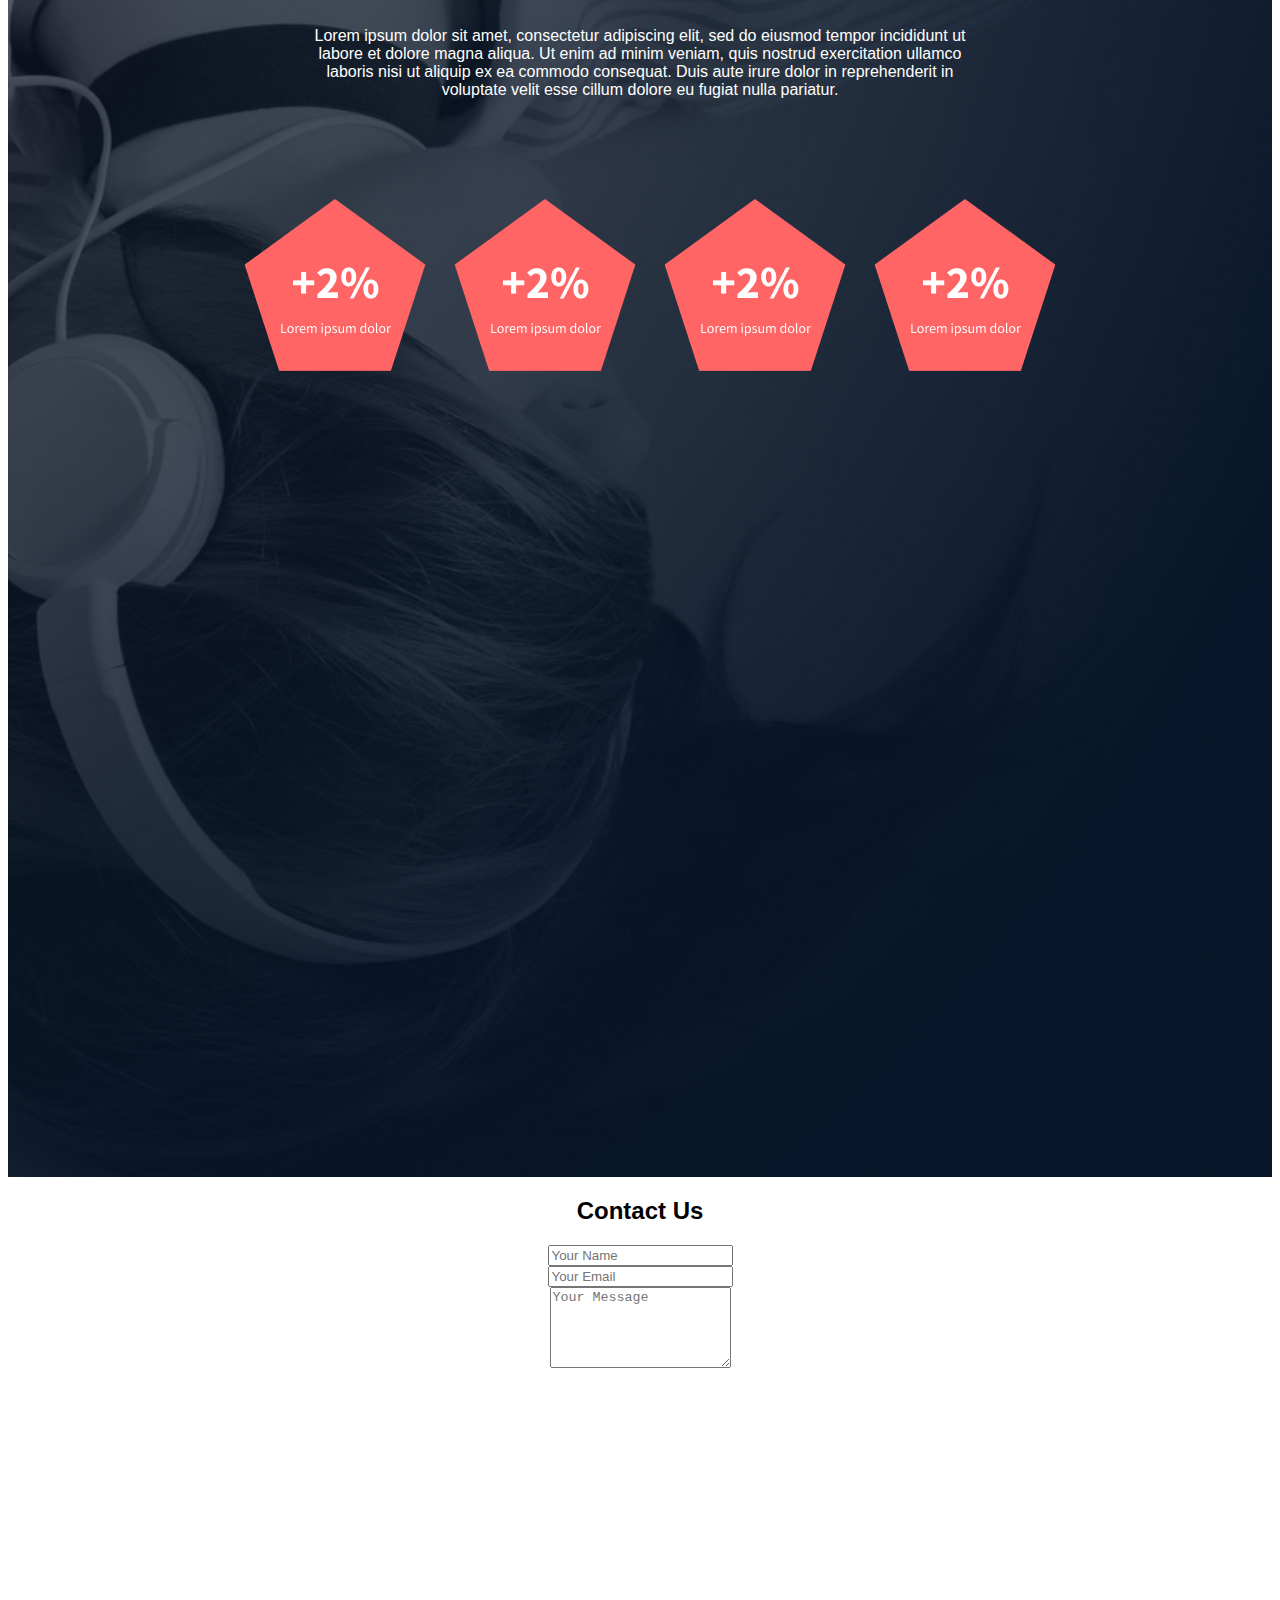
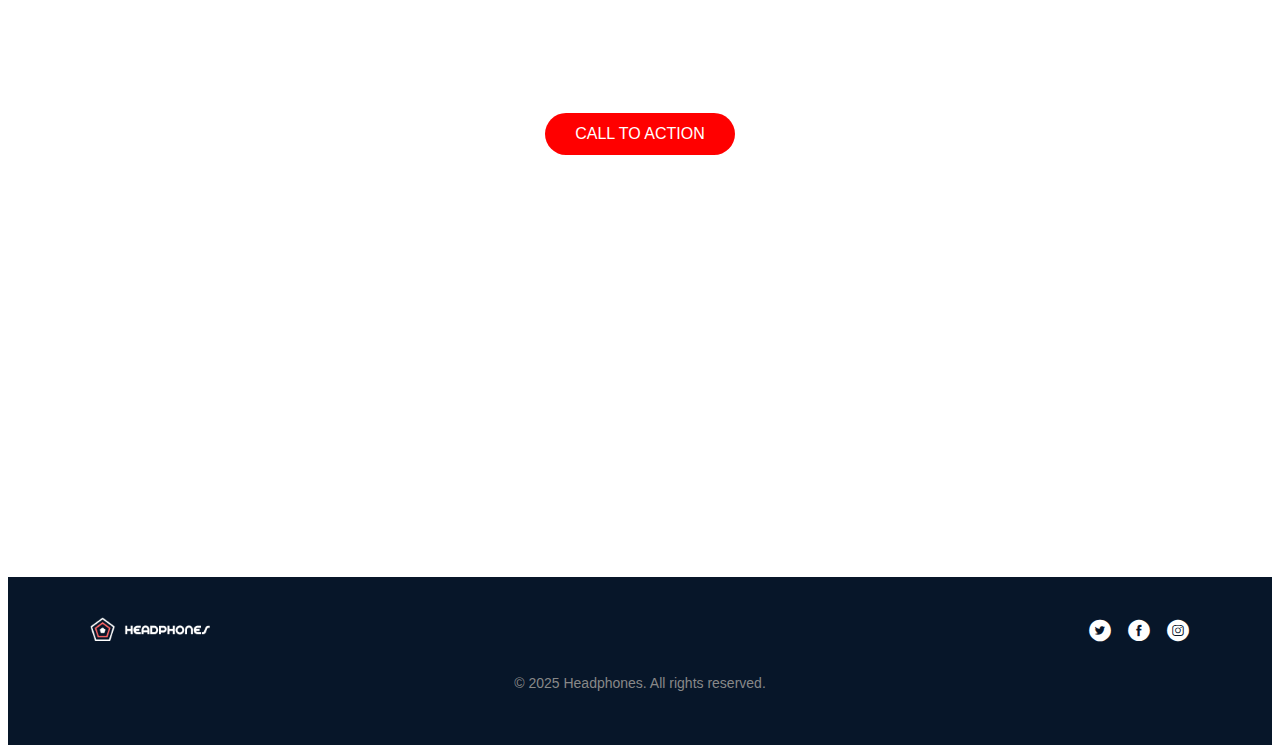
<file: headphones/4-index.html>
<!DOCTYPE html>
<html lang="en">
  <head>
    <meta charset="UTF-8">
    <meta name="viewport" content="width=device-width, initial-scale=1.0">
    <title>Contact Us</title>

    <link rel="stylesheet" href="4-styles.css"> 
    <link rel="stylesheet" href="3-styles.css">
    <link rel="stylesheet" href="2-styles.css">
     <link rel="stylesheet" href="holberton_school-icon/style.css">
   <link rel="stylesheet" href="1-styles.css">
     <link rel="stylesheet" href="0-styles.css">
 

   </head>
  
   <body>

  <section class="hero"> 
 <header>  
  <div class="header">
    <div class="logo">
      <img src="./images/logo.png" alt="Logo">
    </div>

    <!-- ✅ Checkbox for toggle -->
    <input type="checkbox" id="menu-toggle">

    <!-- ✅ Hamburger icon -->
    <label for="menu-toggle" class="menu-icon">
      <span></span>
      <span></span>
      <span></span>
    </label>

    <nav class="nav">
      <ul>
        <li>What We Do</li>
        <li>Our Results</li>
        <li>Contact Us</li>
      </ul>
    </nav>
  </div>
</header>

         <div class="headline">
        <h1>Lorem ipsum dolor set amet lorem ipsum</h1>
        <p>Lorem ipsum dolor set amet lorem <span>ipsum dolor set</span></p>
        </div>
       <div id="cta">
        <button>CALL TO ACTION</button>
       </div>

        <p class="last">
    Lorem ipsum dolor sit amet, consectetur adipiscing elit, sed do eiusmod tempor incididunt ut</span>
  <br>
   et dolore magna aliqua. Ut enim ad minim veniam, quis nostrud exercitation ullamco
  <br>
 
 laboris nisi ut aliquip ex ea commodo consequat. Duis aute irure dolor in reprehenderit in 
 <br>
 voluptate velit esse cillum dolore eu fugiat nulla pariatur.
</p>
  </section>              


           <section>
            <p>
          Lorem ipsum dolor sit amet, consectetur adipiscing elit, sed do eiusmod tempor incididunt ut<br><span class="indent"> labore et dolore magna aliqua. Ut enim ad minim veniam, quis nostrud exercitation ullamco</span><br><span class="indent"> laboris nisi ut aliquip ex ea commodo consequat. Duis aute irure dolor in reprehenderit in</span><br><span class="indent">voluptate velit esse cillum dolore eu fugiat nulla pariatur.</span>
           </p>
                 <div class="icons">
                  <div>
<span class="holberton_school-icon-ic_sound"></span>
<p>
Lorem ipsum dolor sit amet, <br> consectetur adipiscing elit.
</p>
</div>
<div>
<span class="holberton_school-icon-ic_video"></span>
<p>
Lorem ipsum dolor sit amet, <br> consectetur adipiscing elit.
</p>
</div>
<div>
<span class="holberton_school-icon-ic_music"></span>
<p>
Lorem ipsum dolor sit amet,<br> consectetur adipiscing elit.
</p>
</div>
<div>
<span class="holberton_school-icon-ic_hearing"></span>
<p>
Lorem ipsum dolor sit amet,<br> consectetur adipiscing elit.
</p>
</div>
</div>

 </section>

<section class="our-result">
  <p class="result-p">
    Lorem ipsum dolor sit amet, consectetur adipiscing elit, sed do eiusmod tempor incididunt ut <br><span class="result">labore et dolore magna aliqua. Ut enim ad minim veniam, quis nostrud exercitation ullamco</span><br><span class="result"> laboris nisi ut aliquip ex ea commodo consequat. Duis aute irure dolor in reprehenderit in </span><br><span class="result">voluptate velit esse cillum dolore eu fugiat nulla pariatur.</span>
  </p>
  <div class="penta">
<img src="./images/pentagon.png" class="penta">
<img src="./images/pentagon.png" class="penta">
<img src="./images/pentagon.png" class="penta">
<img src="./images/pentagon.png" class="penta">
</div>
</section>

<section class="dash">
  <section class="contact">
  <h2>Contact Us</h2>
 

  <form action="#" method="post" class="contact-form">
    <div class="form-group">
      <input type="text" name="name" placeholder="Your Name" required>
    </div>

    <div class="form-group">
      <input type="email" name="email" placeholder="Your Email" required>
    </div>

    <div class="form-group">
      <textarea name="message" placeholder="Your Message" rows="5" required></textarea>
    </div>


  </form>
</section>



   <div class="buttin">
  <button class="fcta"> CALL TO ACTION</button>
   </div>

</section>

<footer>
  <div class="footer-container">
    <div class="footer-logo">
      <img src="./images/logo.png" alt="Logo">
    </div>

   

    <div class="footer-socials">
      <span class="holberton_school-icon-ic_twitter"></span>
      <span class="holberton_school-icon-ic_facebook"></span>
      <span class="holberton_school-icon-ic_instagram"></span>
    </div>
  </div>

  <p class="footer-copy">© 2025 Headphones. All rights reserved.</p>
</footer>




   </body>
</html>
</file>
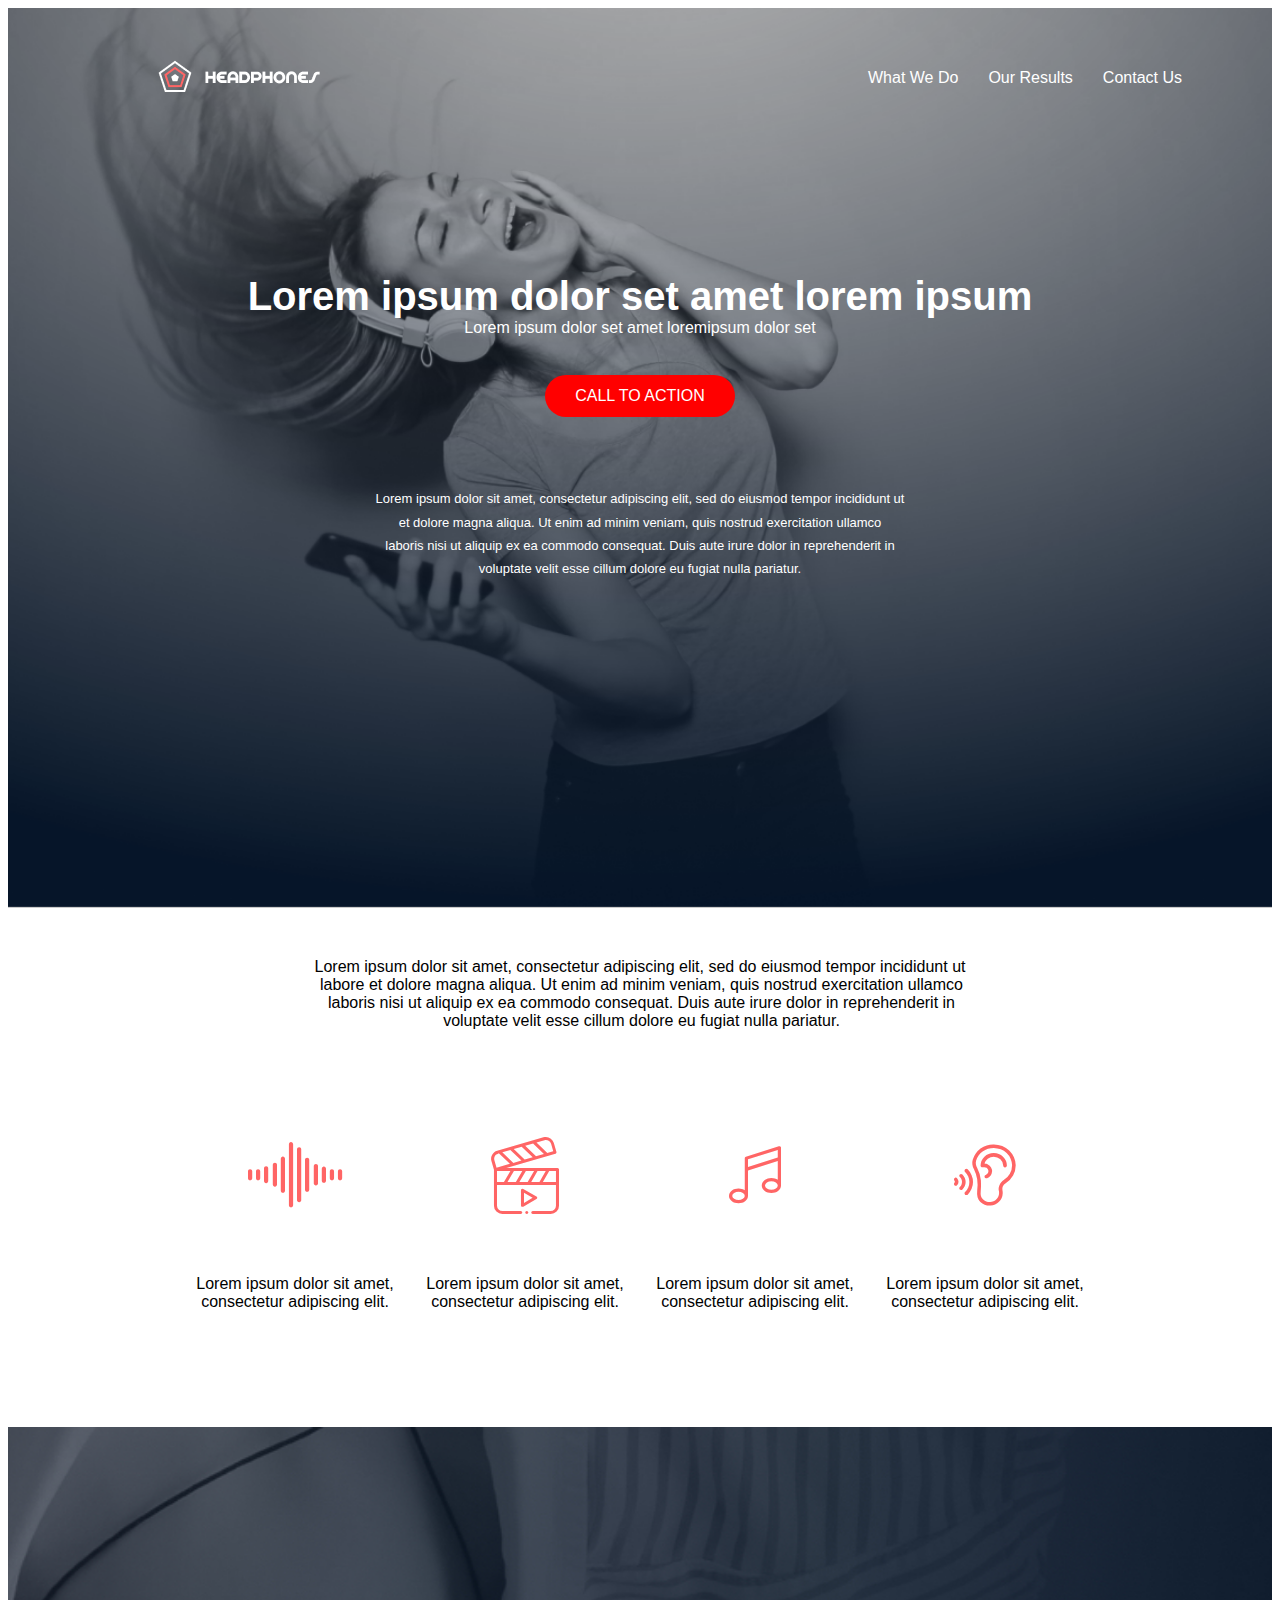
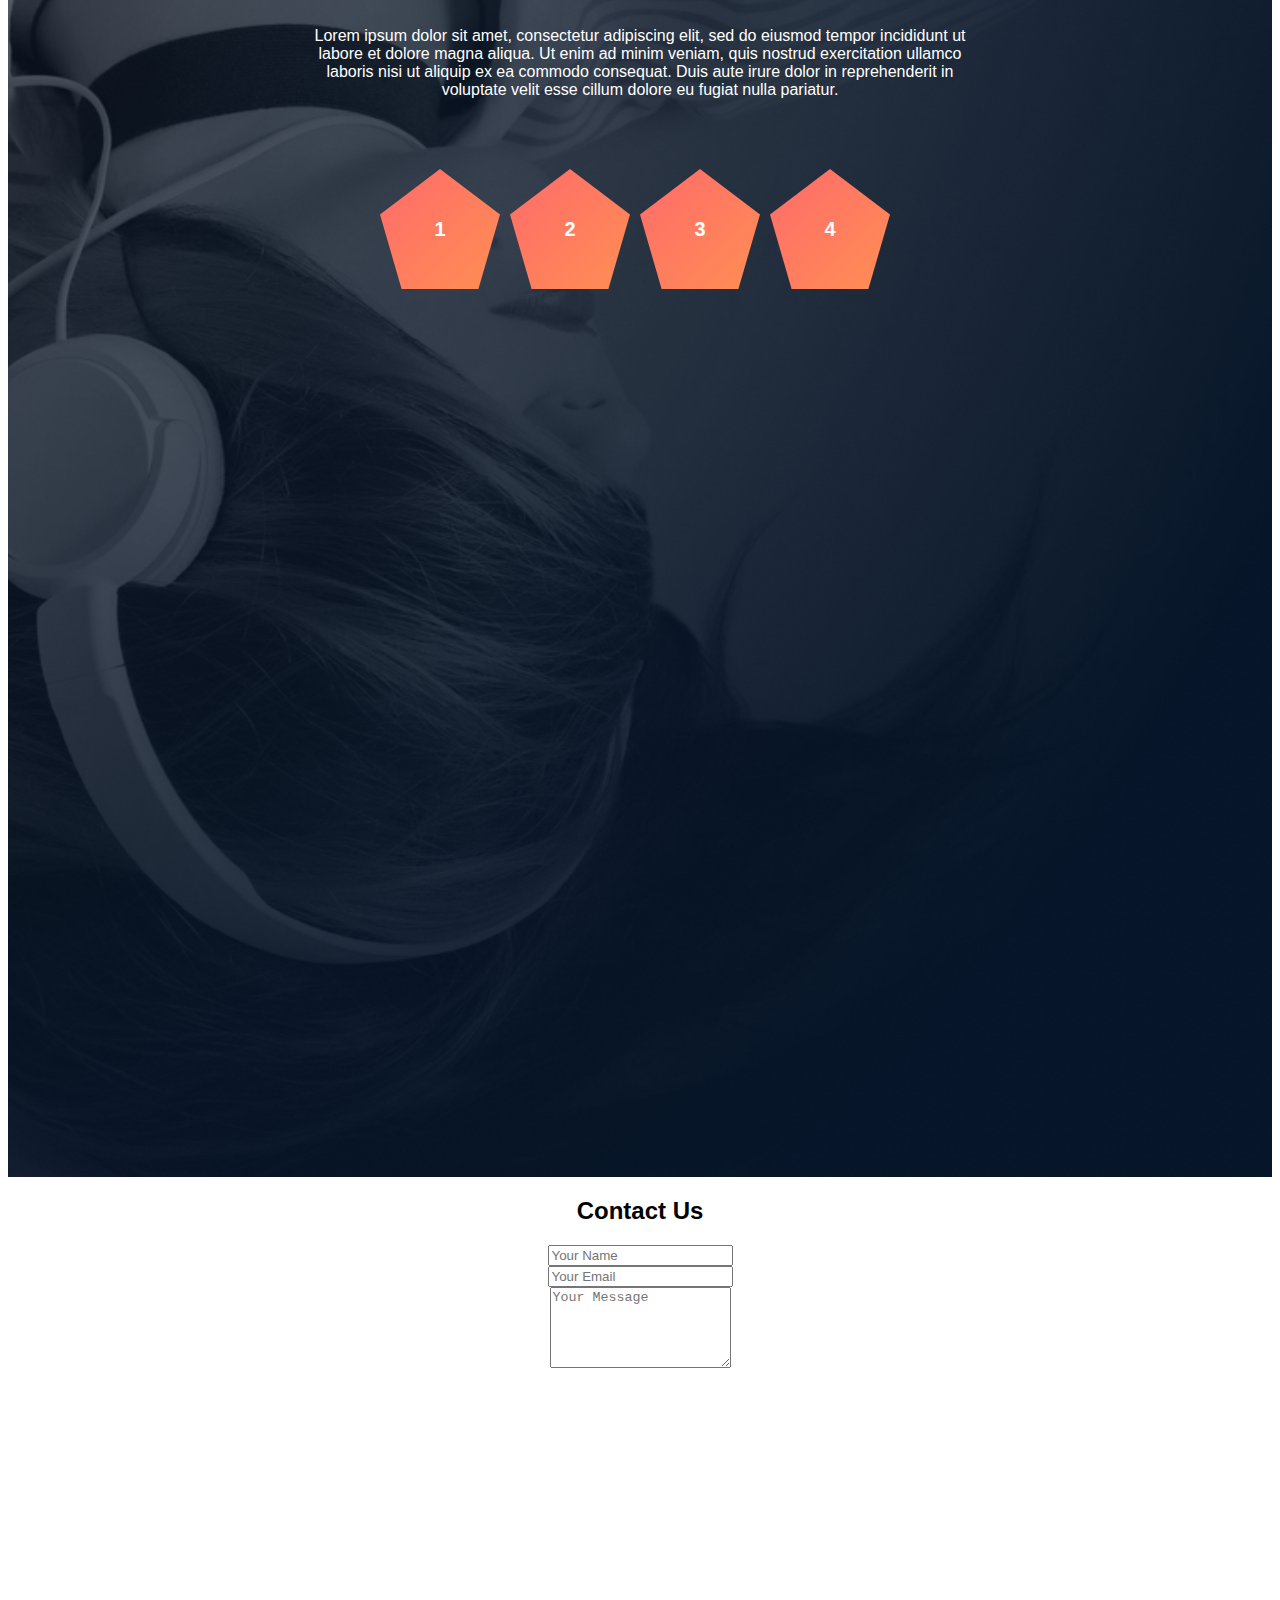
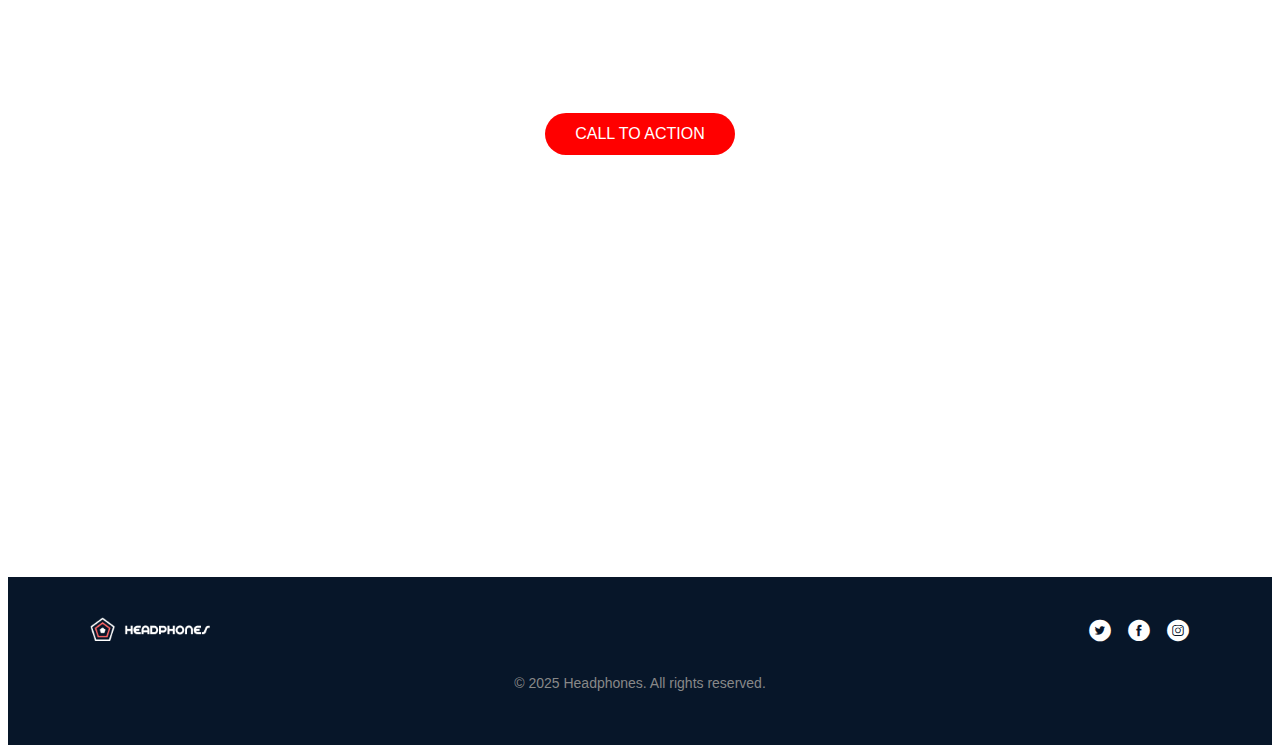
<file: headphones/6-index.html>
<!DOCTYPE html>
<html lang="en">
  <head>
    <meta charset="UTF-8">
    <meta name="viewport" content="width=device-width, initial-scale=1.0">
    <title>Contact Us</title>
     
     <link rel="stylesheet" href="6-styles.css"> 
    <link rel="stylesheet" href="4-styles.css"> 
    <link rel="stylesheet" href="3-styles.css">
    <link rel="stylesheet" href="2-styles.css">
     <link rel="stylesheet" href="holberton_school-icon/style.css">
   <link rel="stylesheet" href="1-styles.css">
     <link rel="stylesheet" href="0-styles.css">
 

   </head>
  
   <body>

  <section class="hero"> 
 <header>  
  <div class="header">
    <div class="logo">
      <img src="./images/logo.png" alt="Logo">
    </div>

    <!-- ✅ Checkbox for toggle -->
    <input type="checkbox" id="menu-toggle">

    <!-- ✅ Hamburger icon -->
    <label for="menu-toggle" class="menu-icon">
      <span></span>
      <span></span>
      <span></span>
    </label>

    <nav class="nav">
      <ul>
        <li>What We Do</li>
        <li>Our Results</li>
        <li>Contact Us</li>
      </ul>
    </nav>
  </div>
</header>

         <div class="headline">
        <h1>Lorem ipsum dolor set amet lorem ipsum</h1>
        <p>Lorem ipsum dolor set amet lorem <span>ipsum dolor set</span></p>
        </div>
       <div id="cta">
        <button>CALL TO ACTION</button>
       </div>

        <p class="last">
    Lorem ipsum dolor sit amet, consectetur adipiscing elit, sed do eiusmod tempor incididunt ut</span>
  <br>
   et dolore magna aliqua. Ut enim ad minim veniam, quis nostrud exercitation ullamco
  <br>
 
 laboris nisi ut aliquip ex ea commodo consequat. Duis aute irure dolor in reprehenderit in 
 <br>
 voluptate velit esse cillum dolore eu fugiat nulla pariatur.
</p>
  </section>              


           <section>
            <p>
          Lorem ipsum dolor sit amet, consectetur adipiscing elit, sed do eiusmod tempor incididunt ut<br><span class="indent"> labore et dolore magna aliqua. Ut enim ad minim veniam, quis nostrud exercitation ullamco</span><br><span class="indent"> laboris nisi ut aliquip ex ea commodo consequat. Duis aute irure dolor in reprehenderit in</span><br><span class="indent">voluptate velit esse cillum dolore eu fugiat nulla pariatur.</span>
           </p>
                 <div class="icons">
                  <div>
<span class="holberton_school-icon-ic_sound"></span>
<p>
Lorem ipsum dolor sit amet, <br> consectetur adipiscing elit.
</p>
</div>
<div>
<span class="holberton_school-icon-ic_video"></span>
<p>
Lorem ipsum dolor sit amet, <br> consectetur adipiscing elit.
</p>
</div>
<div>
<span class="holberton_school-icon-ic_music"></span>
<p>
Lorem ipsum dolor sit amet,<br> consectetur adipiscing elit.
</p>
</div>
<div>
<span class="holberton_school-icon-ic_hearing"></span>
<p>
Lorem ipsum dolor sit amet,<br> consectetur adipiscing elit.
</p>
</div>
</div>

 </section>

<section class="our-result">
  <p class="result-p">
    Lorem ipsum dolor sit amet, consectetur adipiscing elit, sed do eiusmod tempor incididunt ut <br><span class="result">labore et dolore magna aliqua. Ut enim ad minim veniam, quis nostrud exercitation ullamco</span><br><span class="result"> laboris nisi ut aliquip ex ea commodo consequat. Duis aute irure dolor in reprehenderit in </span><br><span class="result">voluptate velit esse cillum dolore eu fugiat nulla pariatur.</span>
  </p>
<div class="penta">
  <div class="pentagon" aria-label="result 1">1</div>
  <div class="pentagon" aria-label="result 2">2</div>
  <div class="pentagon" aria-label="result 3">3</div>
  <div class="pentagon" aria-label="result 4">4</div>
</div>

</section>

<section class="dash">
  <section class="contact">
  <h2>Contact Us</h2>
 

  <form action="#" method="post" class="contact-form">
    <div class="form-group">
      <input type="text" name="name" placeholder="Your Name" required>
    </div>

    <div class="form-group">
      <input type="email" name="email" placeholder="Your Email" required>
    </div>

    <div class="form-group">
      <textarea name="message" placeholder="Your Message" rows="5" required></textarea>
    </div>


  </form>
</section>



   <div class="buttin">
  <button class="fcta"> CALL TO ACTION</button>
   </div>

</section>

<footer>
  <div class="footer-container">
    <div class="footer-logo">
      <img src="./images/logo.png" alt="Logo">
    </div>

   

    <div class="footer-socials">
      <span class="holberton_school-icon-ic_twitter"></span>
      <span class="holberton_school-icon-ic_facebook"></span>
      <span class="holberton_school-icon-ic_instagram"></span>
    </div>
  </div>

  <p class="footer-copy">© 2025 Headphones. All rights reserved.</p>
</footer>




   </body>
</html>
</file>
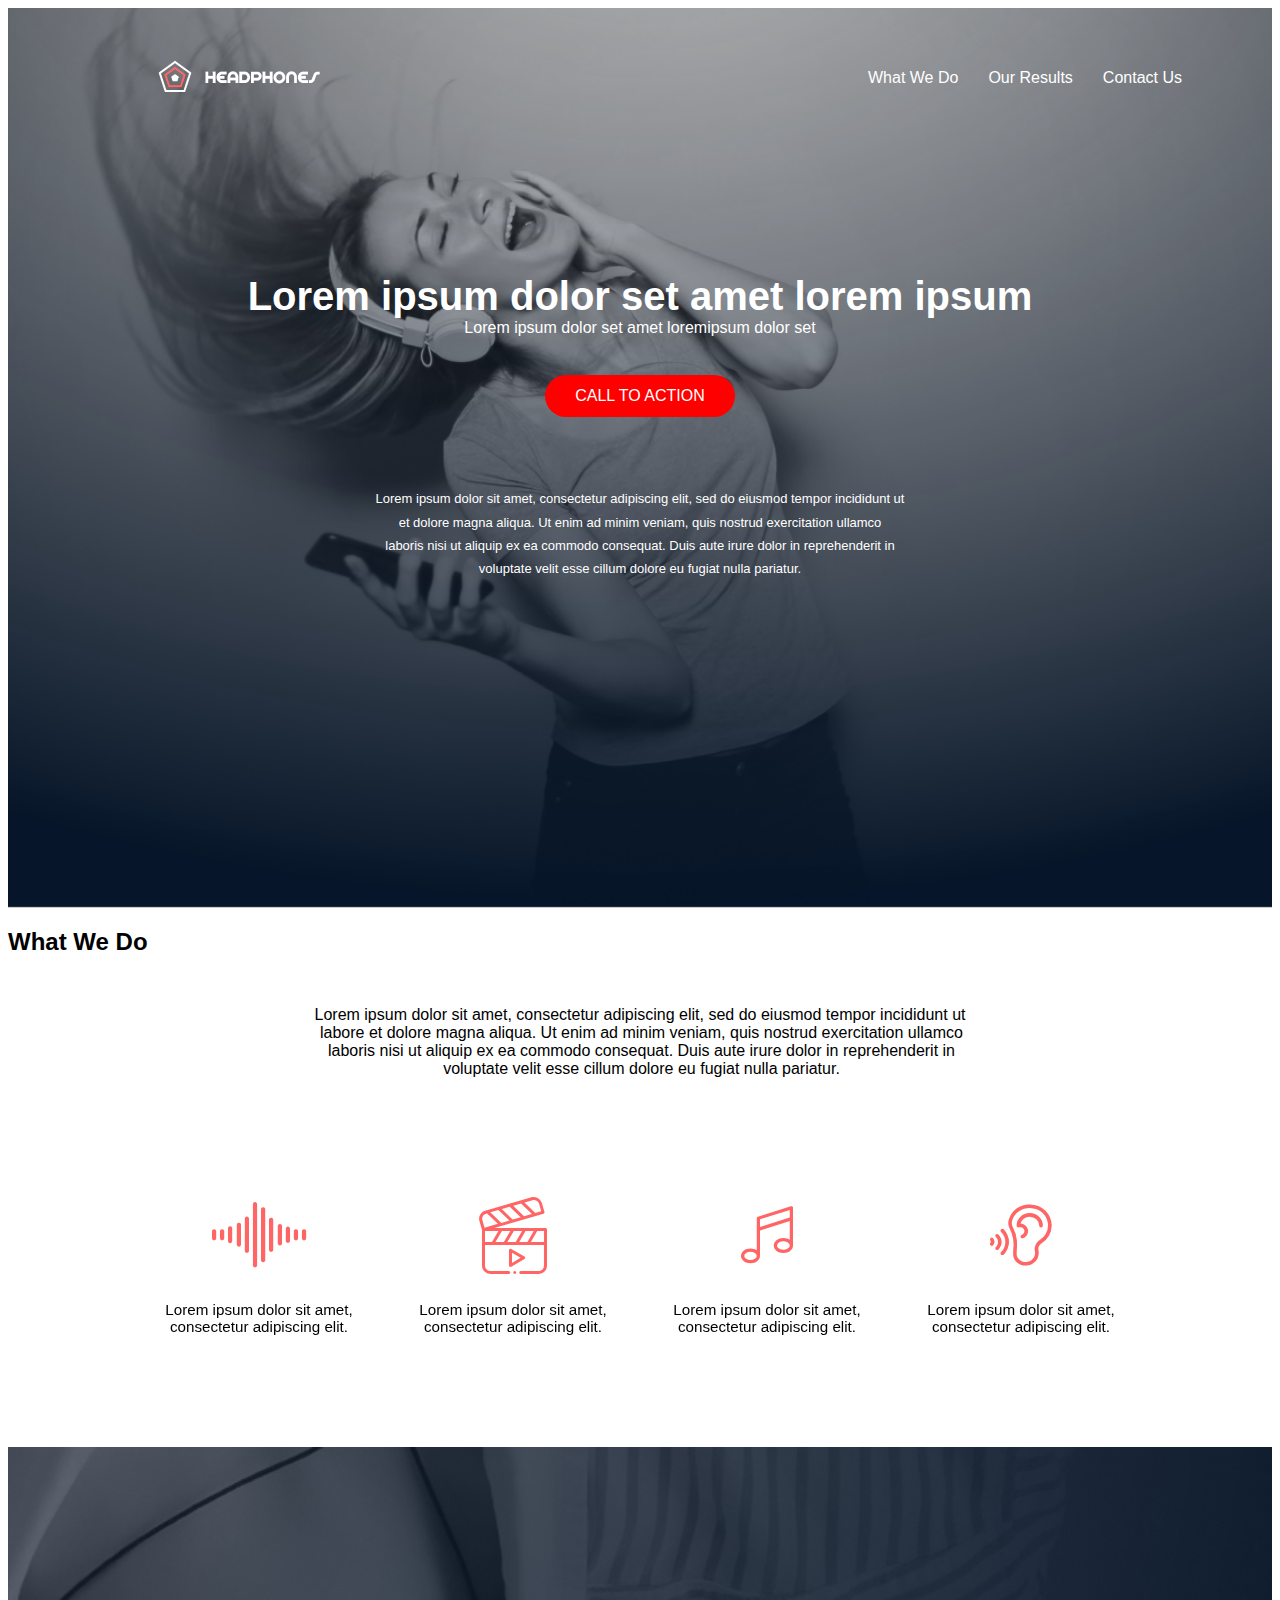
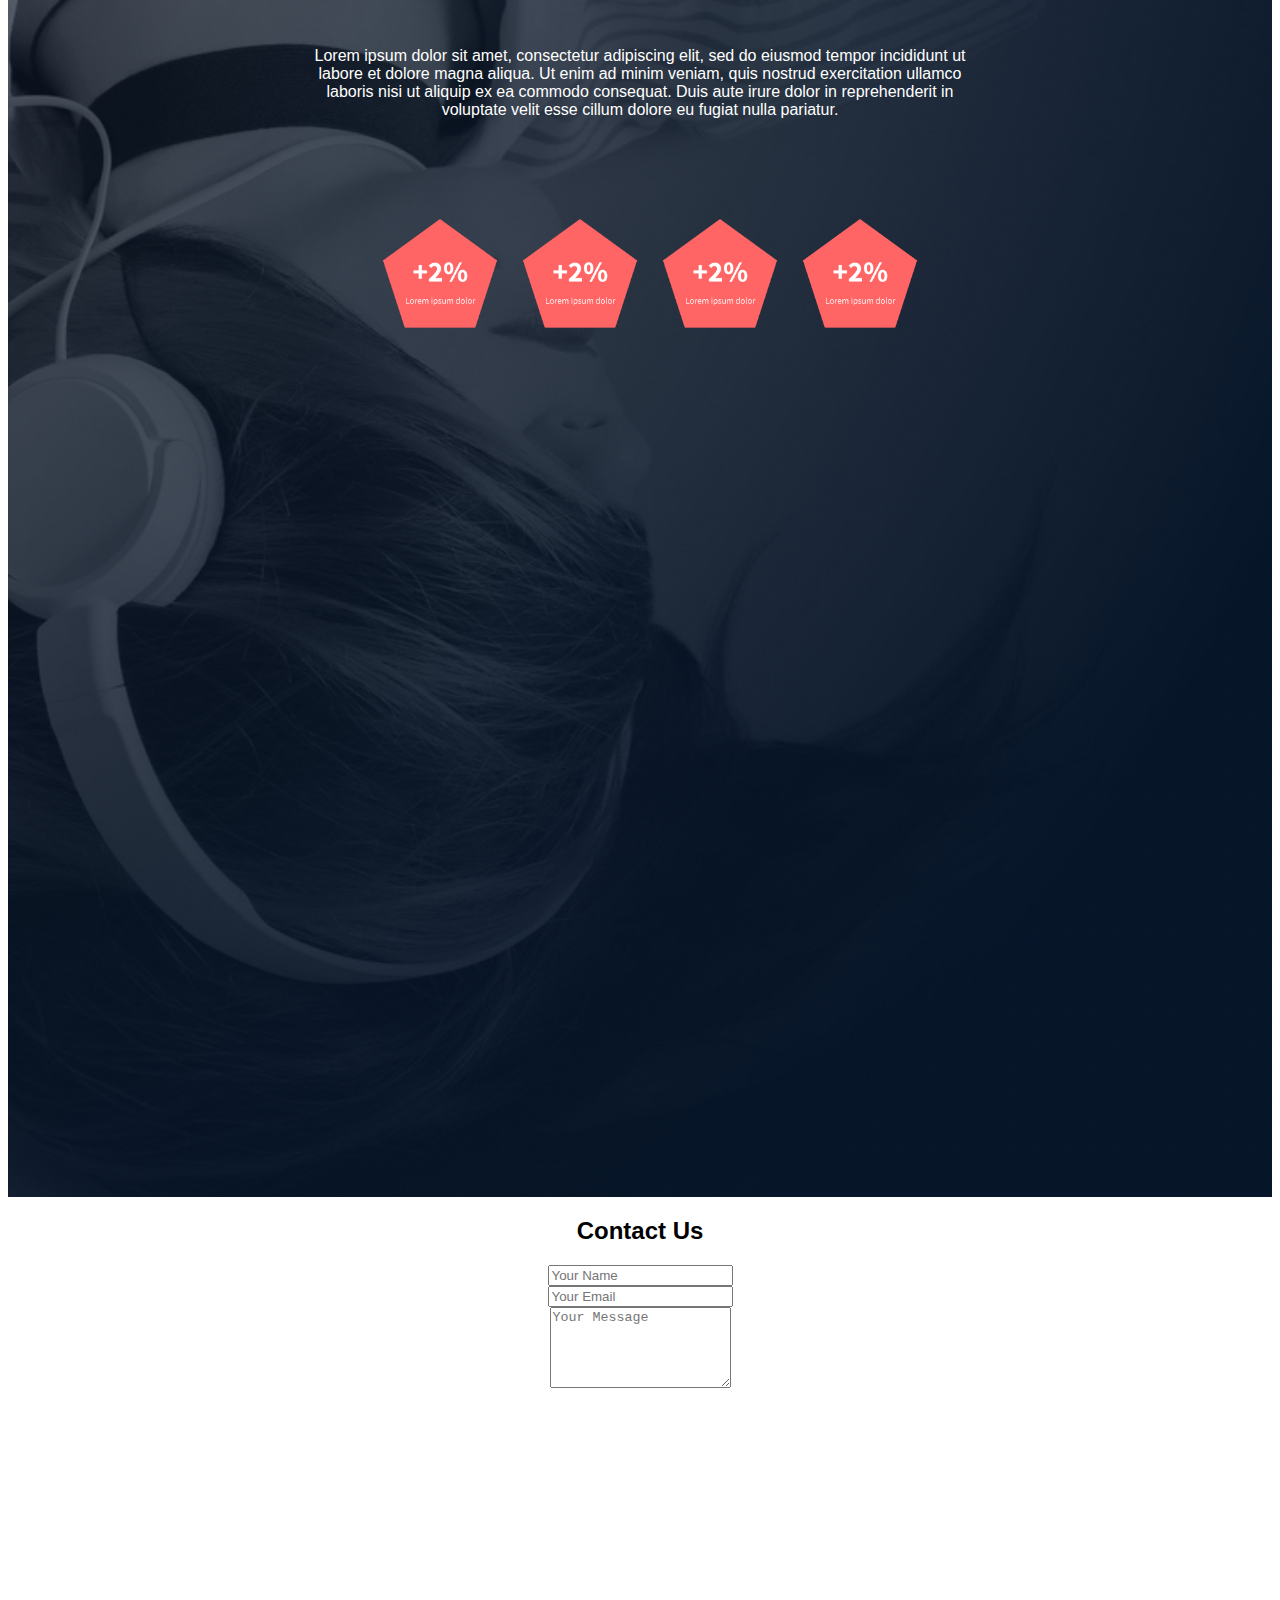
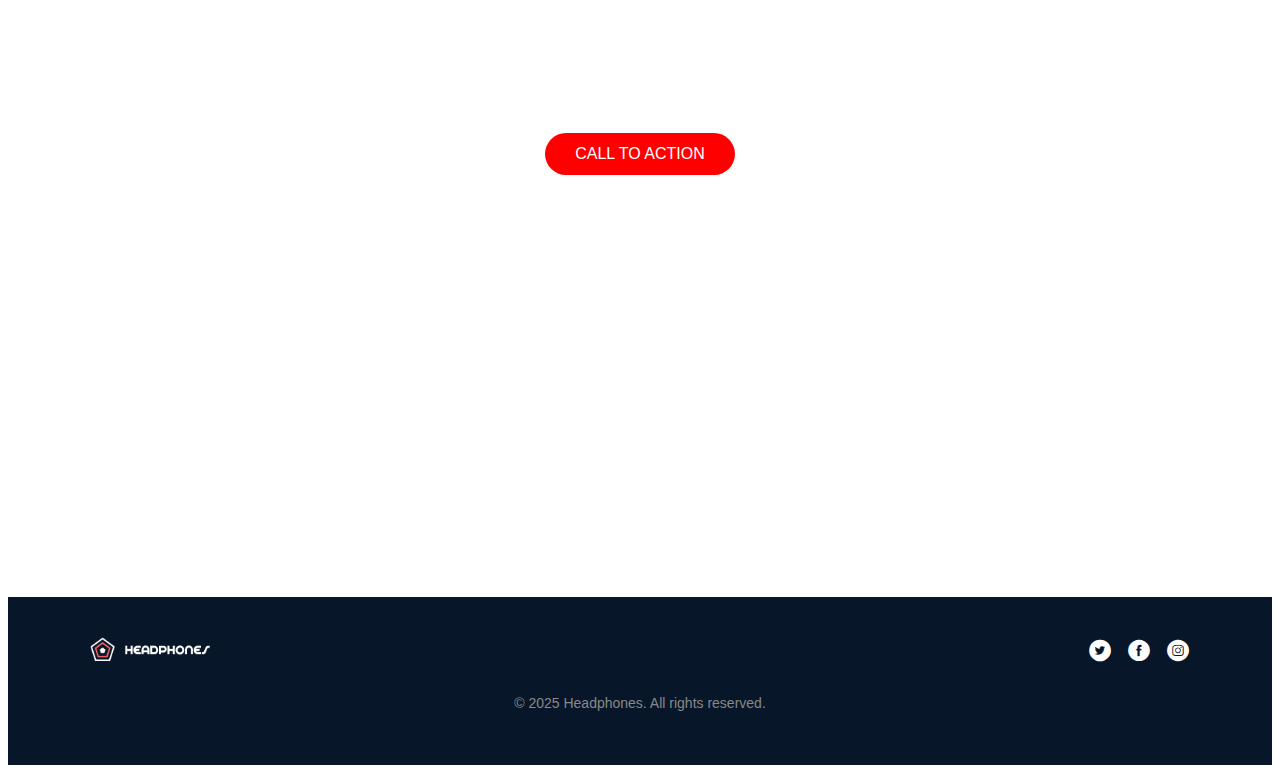
<file: headphones/7-index.html>
<!DOCTYPE html>
<html lang="en">
  <head>
    <meta charset="UTF-8">
    <meta name="viewport" content="width=device-width, initial-scale=1.0">
    <title>Contact Us</title>

    <link rel="stylesheet" href="7-styles.css"> 
     <link rel="stylesheet" href="4-styles.css"> 
    <link rel="stylesheet" href="3-styles.css">
    <link rel="stylesheet" href="2-styles.css">
     <link rel="stylesheet" href="holberton_school-icon/style.css">
   <link rel="stylesheet" href="1-styles.css">
     <link rel="stylesheet" href="0-styles.css">
 

   </head>
  
   <body>

  <section class="hero"> 
 <header>  
  <div class="header">
    <div class="logo">
      <img src="./images/logo.png" alt="Logo">
    </div>

    <!-- ✅ Checkbox for toggle -->
    <input type="checkbox" id="menu-toggle">

    <!-- ✅ Hamburger icon -->
    <label for="menu-toggle" class="menu-icon">
      <span></span>
      <span></span>
      <span></span>
    </label>

    <nav class="nav">
      <ul>
        <li>What We Do</li>
        <li>Our Results</li>
        <li>Contact Us</li>
      </ul>
    </nav>
  </div>
</header>

         <div class="headline">
        <h1>Lorem ipsum dolor set amet lorem ipsum</h1>
        <p>Lorem ipsum dolor set amet lorem <span>ipsum dolor set</span></p>
        </div>
       <div id="cta">
        <button>CALL TO ACTION</button>
       </div>

        <p class="last">
    Lorem ipsum dolor sit amet, consectetur adipiscing elit, sed do eiusmod tempor incididunt ut</span>
  <br>
   et dolore magna aliqua. Ut enim ad minim veniam, quis nostrud exercitation ullamco
  <br>
 
 laboris nisi ut aliquip ex ea commodo consequat. Duis aute irure dolor in reprehenderit in 
 <br>
 voluptate velit esse cillum dolore eu fugiat nulla pariatur.
</p>
  </section>              


           <section>
            <h2>What We Do</h2>
            <p>
          Lorem ipsum dolor sit amet, consectetur adipiscing elit, sed do eiusmod tempor incididunt ut<br><span class="indent"> labore et dolore magna aliqua. Ut enim ad minim veniam, quis nostrud exercitation ullamco</span><br><span class="indent"> laboris nisi ut aliquip ex ea commodo consequat. Duis aute irure dolor in reprehenderit in</span><br><span class="indent">voluptate velit esse cillum dolore eu fugiat nulla pariatur.</span>
           </p>
                 <div class="icons">
                  <div>
<span class="holberton_school-icon-ic_sound"></span>
<p>
Lorem ipsum dolor sit amet, <br> consectetur adipiscing elit.
</p>
</div>
<div>
<span class="holberton_school-icon-ic_video"></span>
<p>
Lorem ipsum dolor sit amet, <br> consectetur adipiscing elit.
</p>
</div>
<div>
<span class="holberton_school-icon-ic_music"></span>
<p>
Lorem ipsum dolor sit amet,<br> consectetur adipiscing elit.
</p>
</div>
<div>
<span class="holberton_school-icon-ic_hearing"></span>
<p>
Lorem ipsum dolor sit amet,<br> consectetur adipiscing elit.
</p>
</div>
</div>

 </section>

<section class="our-result">
  <p class="result-p">
    Lorem ipsum dolor sit amet, consectetur adipiscing elit, sed do eiusmod tempor incididunt ut <br><span class="result">labore et dolore magna aliqua. Ut enim ad minim veniam, quis nostrud exercitation ullamco</span><br><span class="result"> laboris nisi ut aliquip ex ea commodo consequat. Duis aute irure dolor in reprehenderit in </span><br><span class="result">voluptate velit esse cillum dolore eu fugiat nulla pariatur.</span>
  </p>
  <div class="penta">
<img src="./images/pentagon.png" class="penta">
<img src="./images/pentagon.png" class="penta">
<img src="./images/pentagon.png" class="penta">
<img src="./images/pentagon.png" class="penta">
</div>
</section>

<section class="dash">
  <section class="contact">
  <h2>Contact Us</h2>
 

  <form action="#" method="post" class="contact-form">
    <div class="form-group">
      <input type="text" name="name" placeholder="Your Name" required>
    </div>

    <div class="form-group">
      <input type="email" name="email" placeholder="Your Email" required>
    </div>

    <div class="form-group">
      <textarea name="message" placeholder="Your Message" rows="5" required></textarea>
    </div>


  </form>
</section>



   <div class="buttin">
  <button class="fcta"> CALL TO ACTION</button>
   </div>

</section>

<footer>
  <div class="footer-container">
    <div class="footer-logo">
      <img src="./images/logo.png" alt="Logo">
    </div>

   

    <div class="footer-socials">
      <span class="holberton_school-icon-ic_twitter"></span>
      <span class="holberton_school-icon-ic_facebook"></span>
      <span class="holberton_school-icon-ic_instagram"></span>
    </div>
  </div>

  <p class="footer-copy">© 2025 Headphones. All rights reserved.</p>
</footer>




   </body>
</html>
</file>
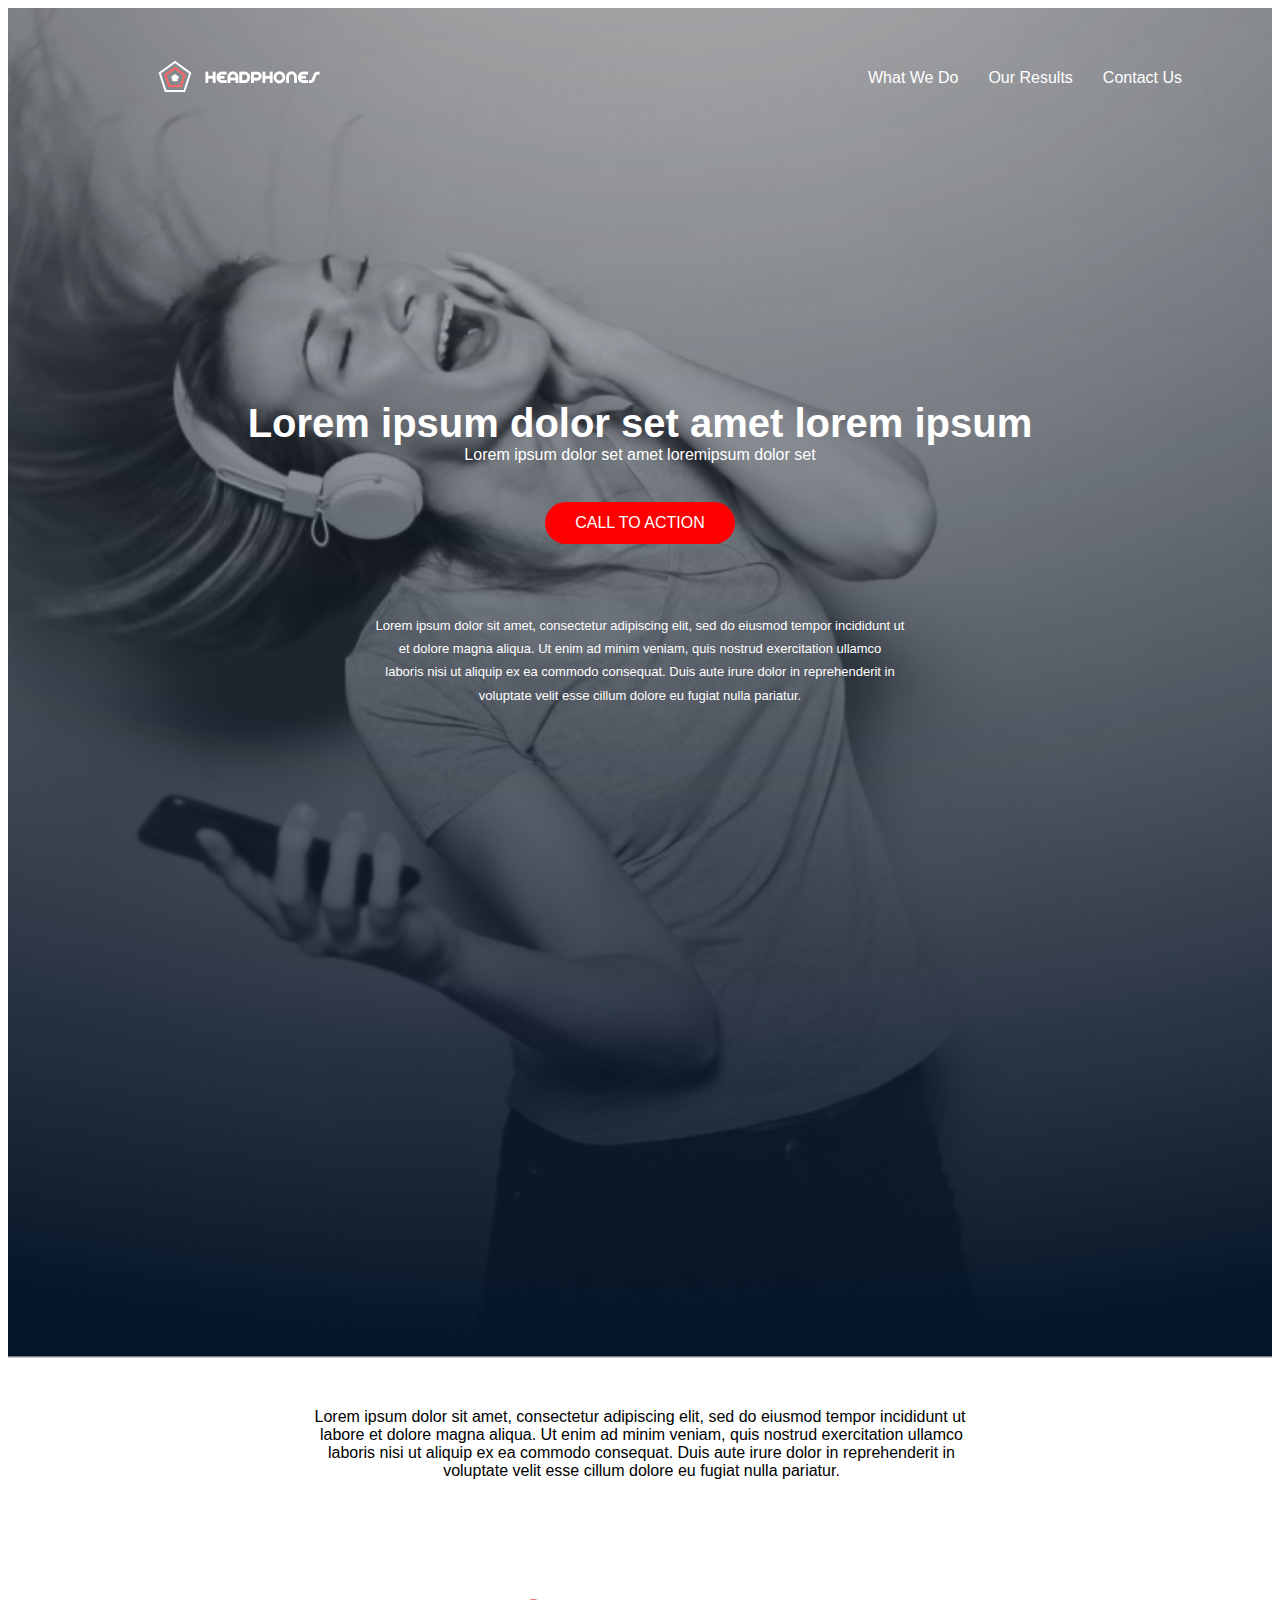
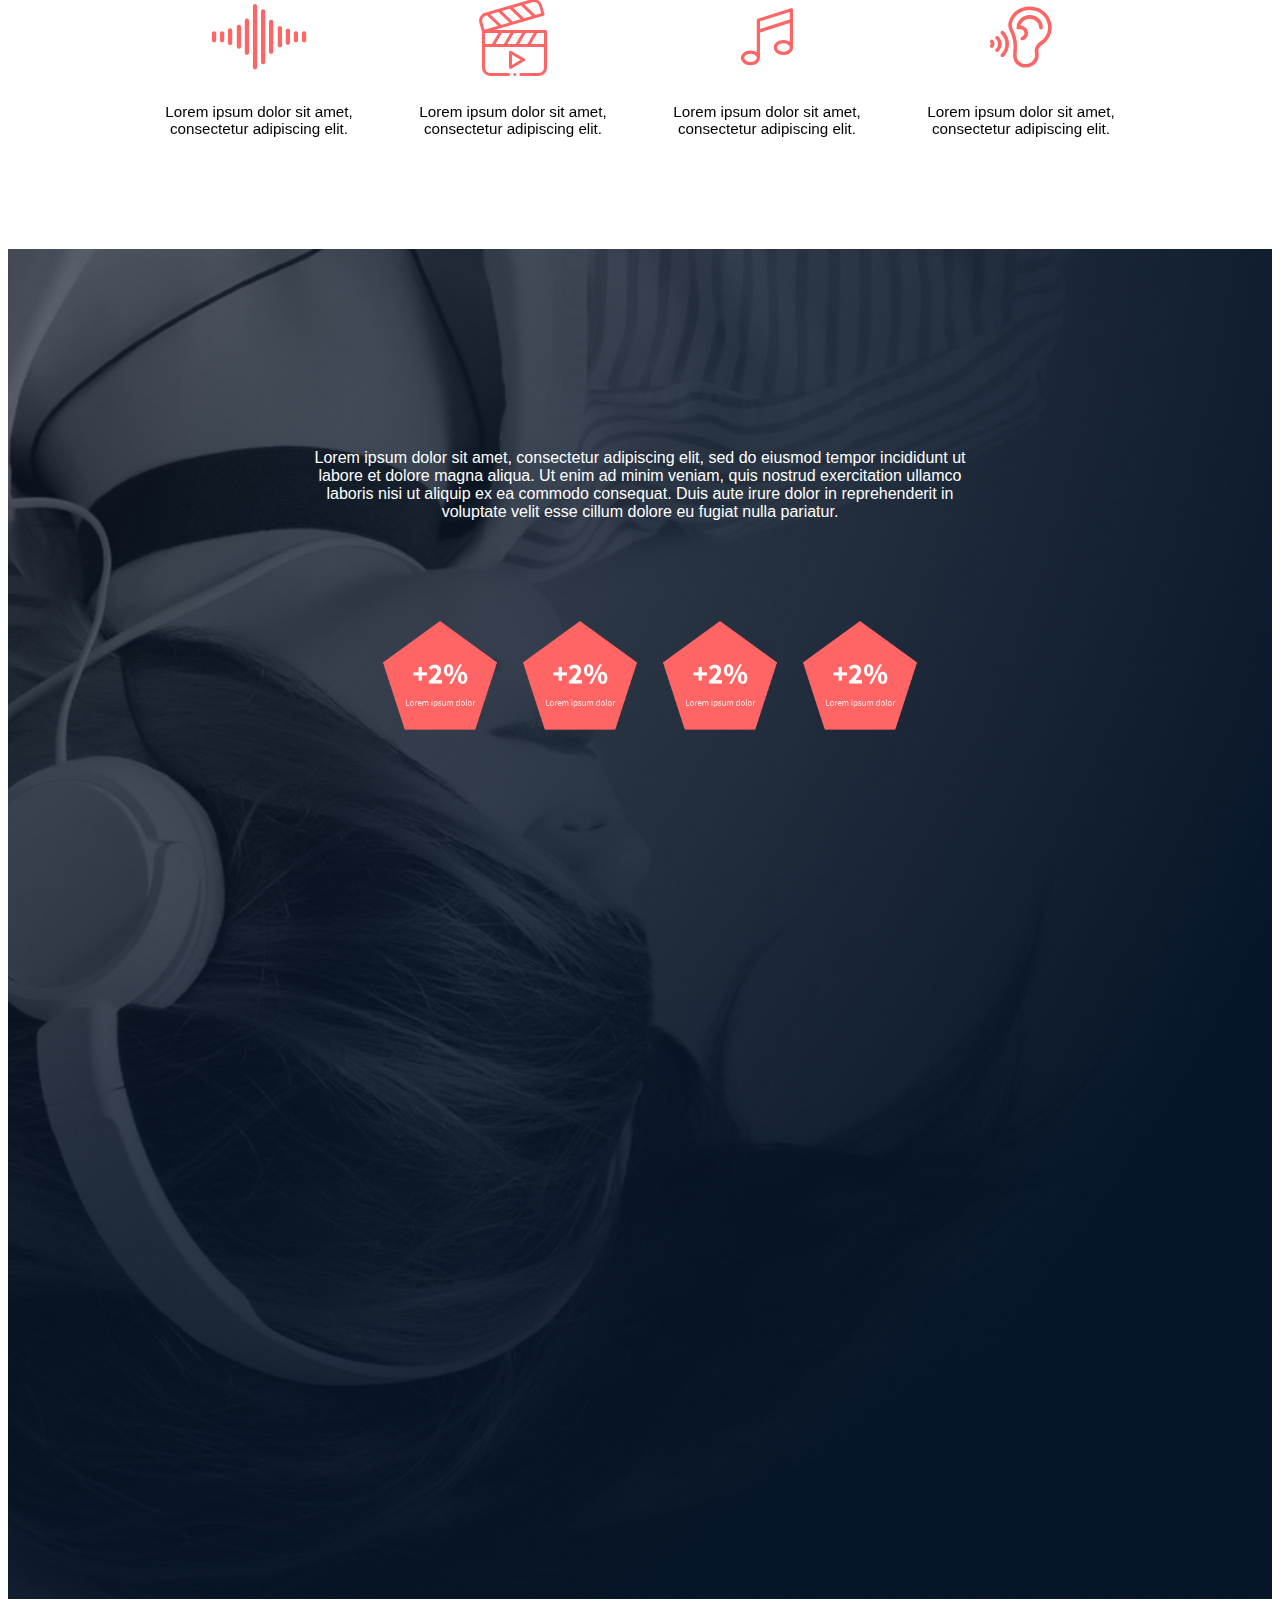
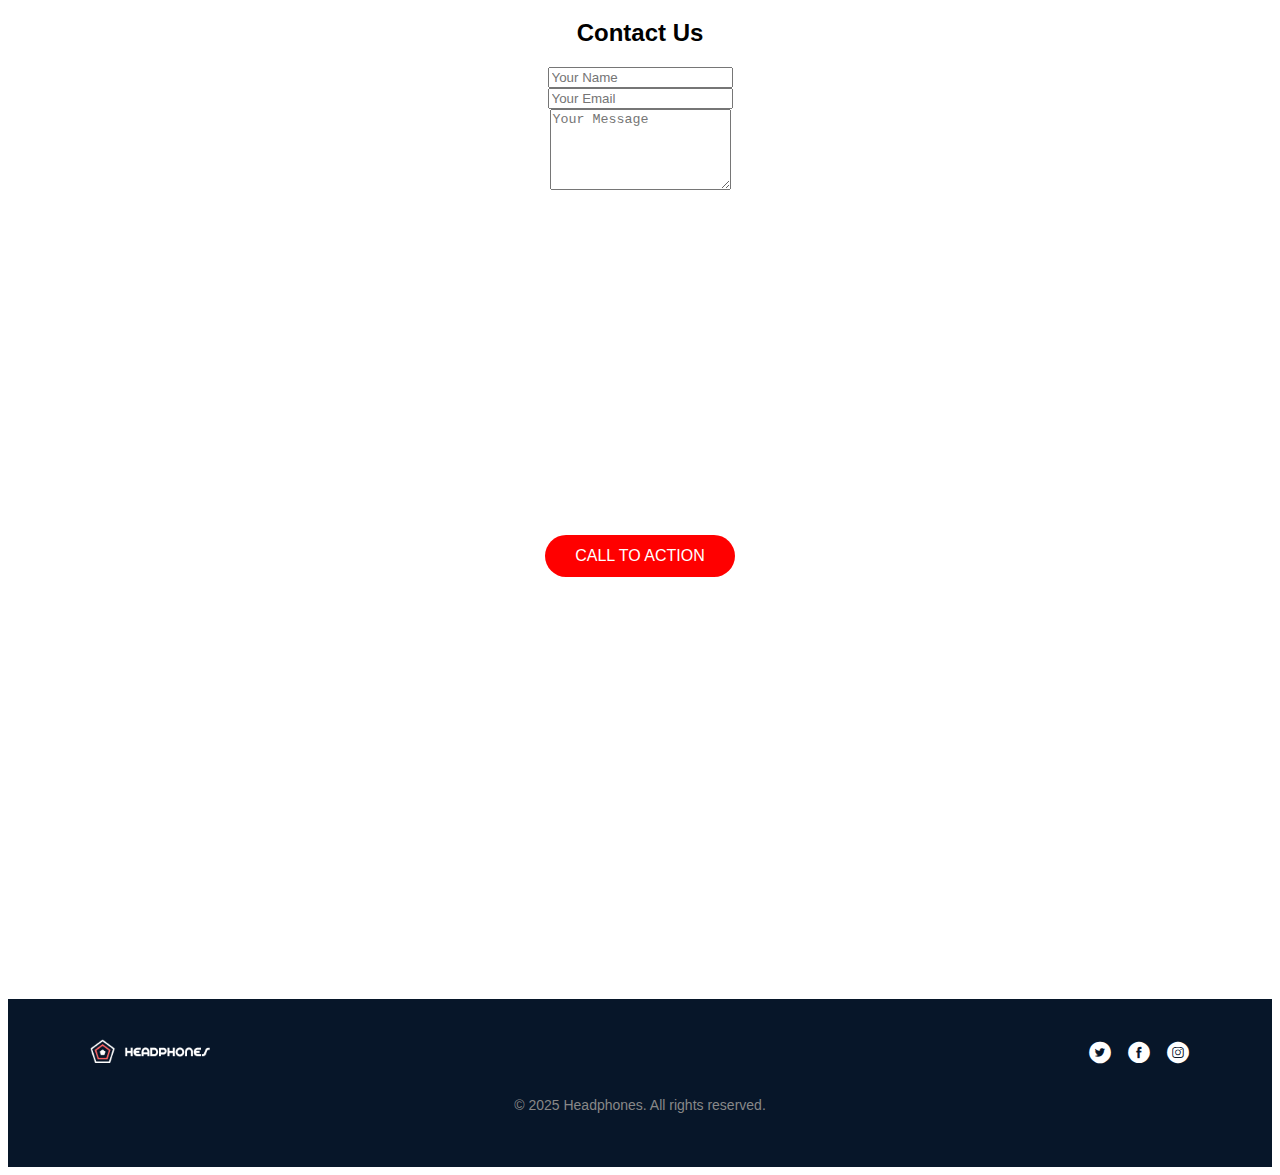
<file: headphones/8-index.html>
<!DOCTYPE html>
<html lang="en">
  <head>
    <meta charset="UTF-8">
    <meta name="viewport" content="width=device-width, initial-scale=1.0">
    <title>Hamburger Animation</title>

      <link rel="stylesheet" href="8-styles.css">
    <link rel="stylesheet" href="7-styles.css">
    <link rel="stylesheet" href="4-styles.css"> 
    <link rel="stylesheet" href="3-styles.css">
    <link rel="stylesheet" href="2-styles.css">
     <link rel="stylesheet" href="holberton_school-icon/style.css">
   <link rel="stylesheet" href="1-styles.css">
   
 

   </head>
  
   <body>

  <section class="hero"> 
 <header>  
  <div class="header">
    <div class="logo">
      <img src="./images/logo.png" alt="Logo">
    </div>

    <!-- ✅ Checkbox for toggle -->
    <input type="checkbox" id="menu-toggle">

    <!-- ✅ Hamburger icon -->
    <label for="menu-toggle" class="menu-icon">
      <span></span>
      <span></span>
      <span></span>
    </label>

    <nav class="nav">
      <ul>
        <li>What We Do</li>
        <li>Our Results</li>
        <li>Contact Us</li>
      </ul>
    </nav>
  </div>
</header>

         <div class="headline">
        <h1>Lorem ipsum dolor set amet lorem ipsum</h1>
        <p>Lorem ipsum dolor set amet lorem <span>ipsum dolor set</span></p>
        </div>
       <div id="cta">
        <button>CALL TO ACTION</button>
       </div>

        <p class="last">
    Lorem ipsum dolor sit amet, consectetur adipiscing elit, sed do eiusmod tempor incididunt ut</span>
  <br>
   et dolore magna aliqua. Ut enim ad minim veniam, quis nostrud exercitation ullamco
  <br>
 
 laboris nisi ut aliquip ex ea commodo consequat. Duis aute irure dolor in reprehenderit in 
 <br>
 voluptate velit esse cillum dolore eu fugiat nulla pariatur.
</p>
  </section>              


           <section>
            <p>
          Lorem ipsum dolor sit amet, consectetur adipiscing elit, sed do eiusmod tempor incididunt ut<br><span class="indent"> labore et dolore magna aliqua. Ut enim ad minim veniam, quis nostrud exercitation ullamco</span><br><span class="indent"> laboris nisi ut aliquip ex ea commodo consequat. Duis aute irure dolor in reprehenderit in</span><br><span class="indent">voluptate velit esse cillum dolore eu fugiat nulla pariatur.</span>
           </p>
                 <div class="icons">
                  <div>
<span class="holberton_school-icon-ic_sound"></span>
<p>
Lorem ipsum dolor sit amet, <br> consectetur adipiscing elit.
</p>
</div>
<div>
<span class="holberton_school-icon-ic_video"></span>
<p>
Lorem ipsum dolor sit amet, <br> consectetur adipiscing elit.
</p>
</div>
<div>
<span class="holberton_school-icon-ic_music"></span>
<p>
Lorem ipsum dolor sit amet,<br> consectetur adipiscing elit.
</p>
</div>
<div>
<span class="holberton_school-icon-ic_hearing"></span>
<p>
Lorem ipsum dolor sit amet,<br> consectetur adipiscing elit.
</p>
</div>
</div>

 </section>

<section class="our-result">
  <p class="result-p">
    Lorem ipsum dolor sit amet, consectetur adipiscing elit, sed do eiusmod tempor incididunt ut <br><span class="result">labore et dolore magna aliqua. Ut enim ad minim veniam, quis nostrud exercitation ullamco</span><br><span class="result"> laboris nisi ut aliquip ex ea commodo consequat. Duis aute irure dolor in reprehenderit in </span><br><span class="result">voluptate velit esse cillum dolore eu fugiat nulla pariatur.</span>
  </p>
  <div class="penta">
<img src="./images/pentagon.png" class="penta">
<img src="./images/pentagon.png" class="penta">
<img src="./images/pentagon.png" class="penta">
<img src="./images/pentagon.png" class="penta">
</div>
</section>

<section class="dash">
  <section class="contact">
  <h2>Contact Us</h2>
 

  <form action="#" method="post" class="contact-form">
    <div class="form-group">
      <input type="text" name="name" placeholder="Your Name" required>
    </div>

    <div class="form-group">
      <input type="email" name="email" placeholder="Your Email" required>
    </div>

    <div class="form-group">
      <textarea name="message" placeholder="Your Message" rows="5" required></textarea>
    </div>


  </form>
</section>



   <div class="buttin">
  <button class="fcta"> CALL TO ACTION</button>
   </div>

</section>

<footer>
  <div class="footer-container">
    <div class="footer-logo">
      <img src="./images/logo.png" alt="Logo">
    </div>

   

    <div class="footer-socials">
      <span class="holberton_school-icon-ic_twitter"></span>
      <span class="holberton_school-icon-ic_facebook"></span>
      <span class="holberton_school-icon-ic_instagram"></span>
    </div>
  </div>

  <p class="footer-copy">© 2025 Headphones. All rights reserved.</p>
</footer>


<script src="8-script.js"></script>


   </body>
</html>
</file>
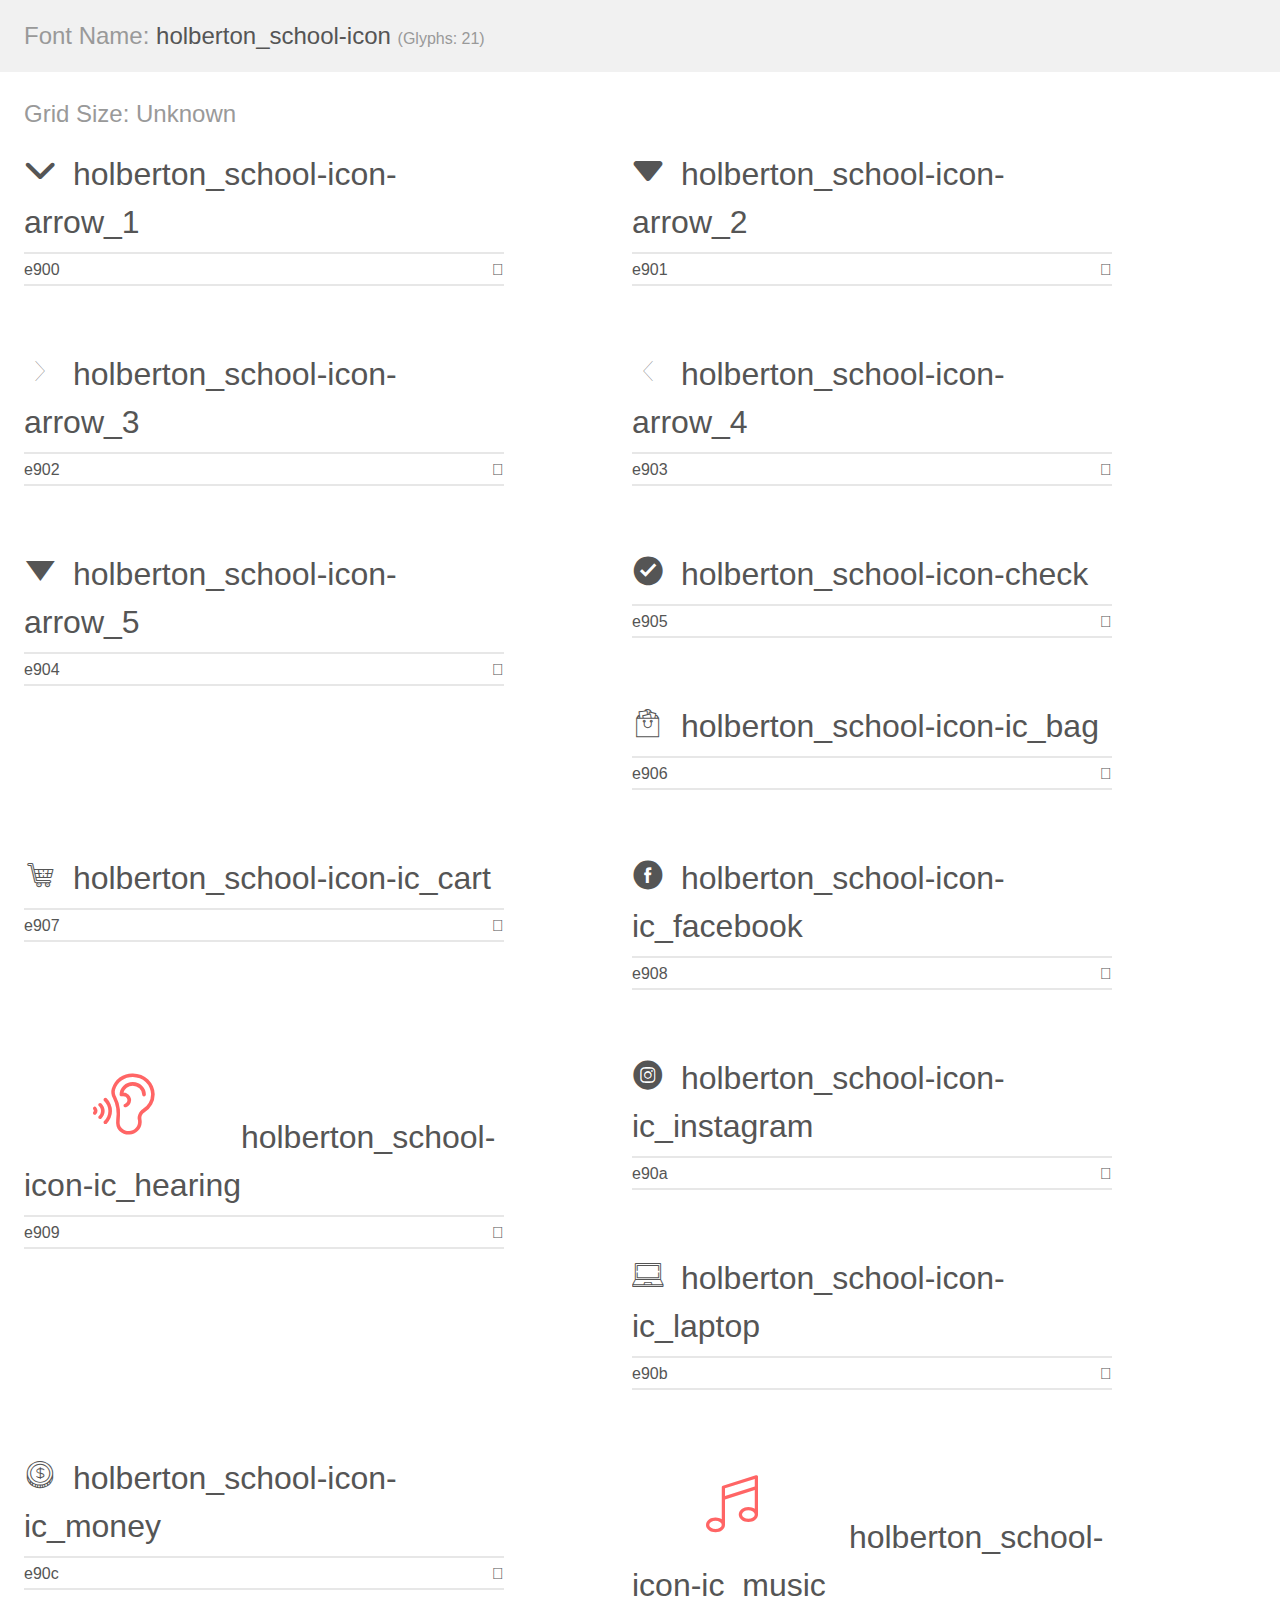
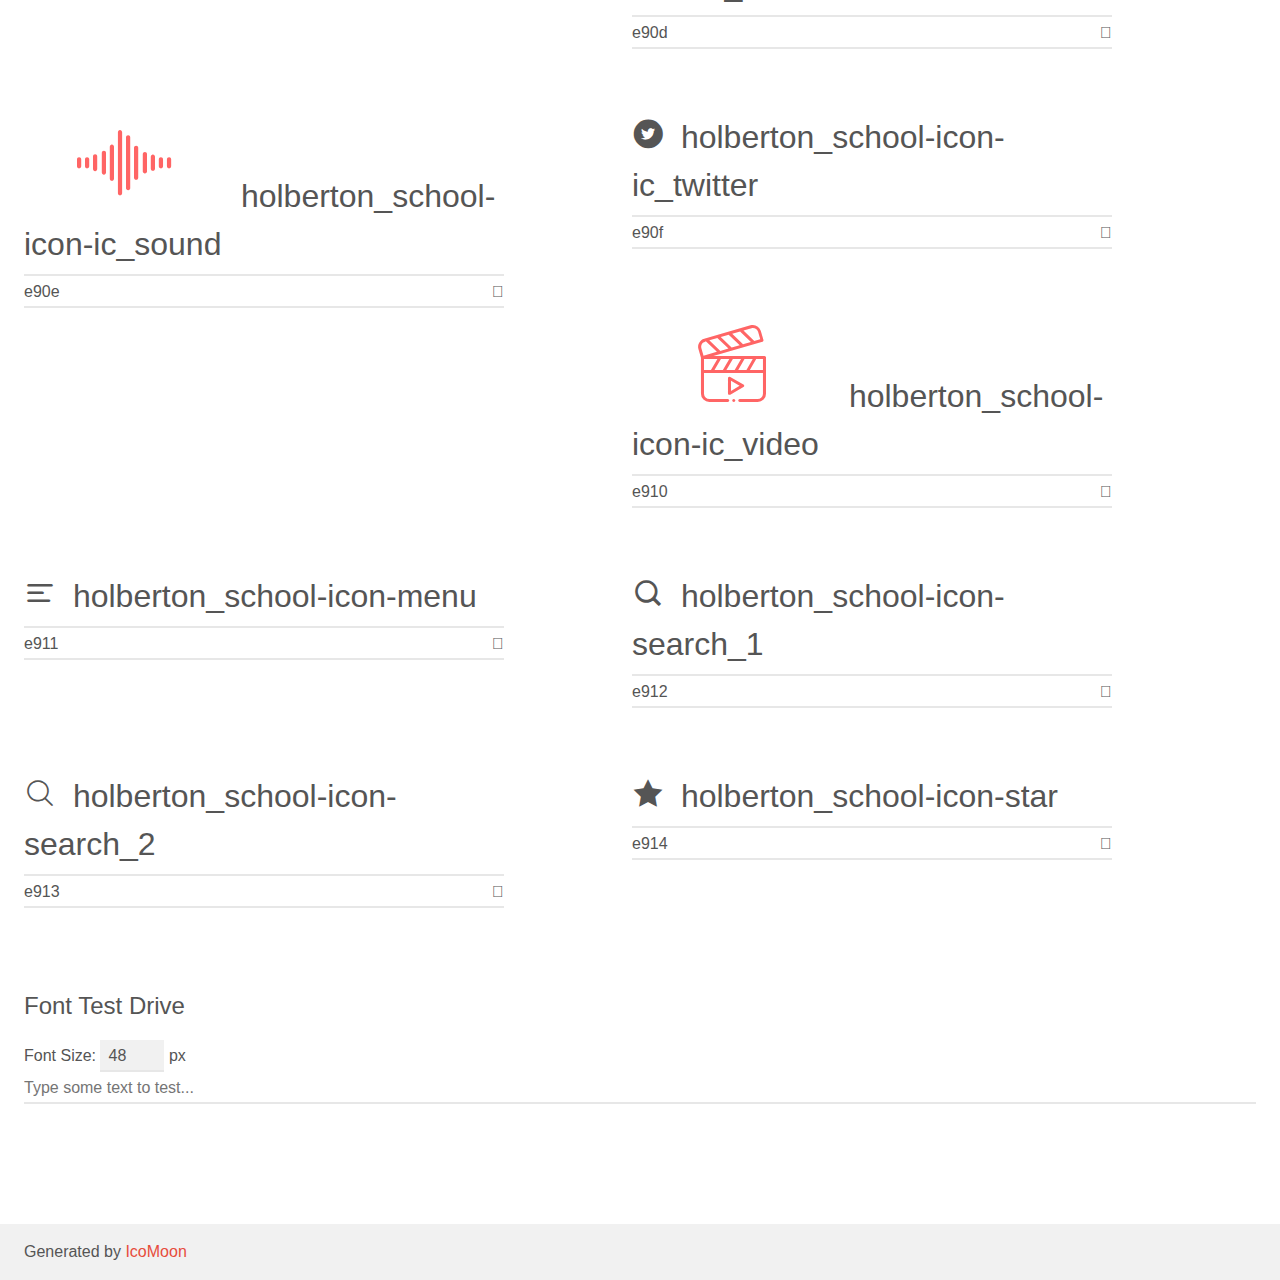
<file: headphones/holberton_school-icon/demo.html>
<!doctype html>
<html>
<head>
    <meta charset="utf-8">
    <title>IcoMoon Demo</title>
    <meta name="description" content="An Icon Font Generated By IcoMoon.io">
    <meta name="viewport" content="width=device-width, initial-scale=1">
    <link rel="stylesheet" href="demo-files/demo.css">
    <link rel="stylesheet" href="style.css"></head>
<body>
    <div class="bgc1 clearfix">
        <h1 class="mhmm mvm"><span class="fgc1">Font Name:</span> holberton_school-icon <small class="fgc1">(Glyphs:&nbsp;21)</small></h1>
    </div>
    <div class="clearfix mhl ptl">
        <h1 class="mvm mtn fgc1">Grid Size: Unknown</h1>
        <div class="glyph fs1">
            <div class="clearfix bshadow0 pbs">
                <span class="holberton_school-icon-arrow_1"></span>
                <span class="mls"> holberton_school-icon-arrow_1</span>
            </div>
            <fieldset class="fs0 size1of1 clearfix hidden-false">
                <input type="text" readonly value="e900" class="unit size1of2" />
                <input type="text" maxlength="1" readonly value="&#xe900;" class="unitRight size1of2 talign-right" />
            </fieldset>
            <div class="fs0 bshadow0 clearfix hidden-true">
                <span class="unit pvs fgc1">liga: </span>
                <input type="text" readonly value="" class="liga unitRight" />
            </div>
        </div>
        <div class="glyph fs1">
            <div class="clearfix bshadow0 pbs">
                <span class="holberton_school-icon-arrow_2"></span>
                <span class="mls"> holberton_school-icon-arrow_2</span>
            </div>
            <fieldset class="fs0 size1of1 clearfix hidden-false">
                <input type="text" readonly value="e901" class="unit size1of2" />
                <input type="text" maxlength="1" readonly value="&#xe901;" class="unitRight size1of2 talign-right" />
            </fieldset>
            <div class="fs0 bshadow0 clearfix hidden-true">
                <span class="unit pvs fgc1">liga: </span>
                <input type="text" readonly value="" class="liga unitRight" />
            </div>
        </div>
        <div class="glyph fs1">
            <div class="clearfix bshadow0 pbs">
                <span class="holberton_school-icon-arrow_3"></span>
                <span class="mls"> holberton_school-icon-arrow_3</span>
            </div>
            <fieldset class="fs0 size1of1 clearfix hidden-false">
                <input type="text" readonly value="e902" class="unit size1of2" />
                <input type="text" maxlength="1" readonly value="&#xe902;" class="unitRight size1of2 talign-right" />
            </fieldset>
            <div class="fs0 bshadow0 clearfix hidden-true">
                <span class="unit pvs fgc1">liga: </span>
                <input type="text" readonly value="" class="liga unitRight" />
            </div>
        </div>
        <div class="glyph fs1">
            <div class="clearfix bshadow0 pbs">
                <span class="holberton_school-icon-arrow_4"></span>
                <span class="mls"> holberton_school-icon-arrow_4</span>
            </div>
            <fieldset class="fs0 size1of1 clearfix hidden-false">
                <input type="text" readonly value="e903" class="unit size1of2" />
                <input type="text" maxlength="1" readonly value="&#xe903;" class="unitRight size1of2 talign-right" />
            </fieldset>
            <div class="fs0 bshadow0 clearfix hidden-true">
                <span class="unit pvs fgc1">liga: </span>
                <input type="text" readonly value="" class="liga unitRight" />
            </div>
        </div>
        <div class="glyph fs1">
            <div class="clearfix bshadow0 pbs">
                <span class="holberton_school-icon-arrow_5"></span>
                <span class="mls"> holberton_school-icon-arrow_5</span>
            </div>
            <fieldset class="fs0 size1of1 clearfix hidden-false">
                <input type="text" readonly value="e904" class="unit size1of2" />
                <input type="text" maxlength="1" readonly value="&#xe904;" class="unitRight size1of2 talign-right" />
            </fieldset>
            <div class="fs0 bshadow0 clearfix hidden-true">
                <span class="unit pvs fgc1">liga: </span>
                <input type="text" readonly value="" class="liga unitRight" />
            </div>
        </div>
        <div class="glyph fs1">
            <div class="clearfix bshadow0 pbs">
                <span class="holberton_school-icon-check"></span>
                <span class="mls"> holberton_school-icon-check</span>
            </div>
            <fieldset class="fs0 size1of1 clearfix hidden-false">
                <input type="text" readonly value="e905" class="unit size1of2" />
                <input type="text" maxlength="1" readonly value="&#xe905;" class="unitRight size1of2 talign-right" />
            </fieldset>
            <div class="fs0 bshadow0 clearfix hidden-true">
                <span class="unit pvs fgc1">liga: </span>
                <input type="text" readonly value="" class="liga unitRight" />
            </div>
        </div>
        <div class="glyph fs1">
            <div class="clearfix bshadow0 pbs">
                <span class="holberton_school-icon-ic_bag"></span>
                <span class="mls"> holberton_school-icon-ic_bag</span>
            </div>
            <fieldset class="fs0 size1of1 clearfix hidden-false">
                <input type="text" readonly value="e906" class="unit size1of2" />
                <input type="text" maxlength="1" readonly value="&#xe906;" class="unitRight size1of2 talign-right" />
            </fieldset>
            <div class="fs0 bshadow0 clearfix hidden-true">
                <span class="unit pvs fgc1">liga: </span>
                <input type="text" readonly value="" class="liga unitRight" />
            </div>
        </div>
        <div class="glyph fs1">
            <div class="clearfix bshadow0 pbs">
                <span class="holberton_school-icon-ic_cart"></span>
                <span class="mls"> holberton_school-icon-ic_cart</span>
            </div>
            <fieldset class="fs0 size1of1 clearfix hidden-false">
                <input type="text" readonly value="e907" class="unit size1of2" />
                <input type="text" maxlength="1" readonly value="&#xe907;" class="unitRight size1of2 talign-right" />
            </fieldset>
            <div class="fs0 bshadow0 clearfix hidden-true">
                <span class="unit pvs fgc1">liga: </span>
                <input type="text" readonly value="" class="liga unitRight" />
            </div>
        </div>
        <div class="glyph fs1">
            <div class="clearfix bshadow0 pbs">
                <span class="holberton_school-icon-ic_facebook"></span>
                <span class="mls"> holberton_school-icon-ic_facebook</span>
            </div>
            <fieldset class="fs0 size1of1 clearfix hidden-false">
                <input type="text" readonly value="e908" class="unit size1of2" />
                <input type="text" maxlength="1" readonly value="&#xe908;" class="unitRight size1of2 talign-right" />
            </fieldset>
            <div class="fs0 bshadow0 clearfix hidden-true">
                <span class="unit pvs fgc1">liga: </span>
                <input type="text" readonly value="" class="liga unitRight" />
            </div>
        </div>
        <div class="glyph fs1">
            <div class="clearfix bshadow0 pbs">
                <span class="holberton_school-icon-ic_hearing"></span>
                <span class="mls"> holberton_school-icon-ic_hearing</span>
            </div>
            <fieldset class="fs0 size1of1 clearfix hidden-false">
                <input type="text" readonly value="e909" class="unit size1of2" />
                <input type="text" maxlength="1" readonly value="&#xe909;" class="unitRight size1of2 talign-right" />
            </fieldset>
            <div class="fs0 bshadow0 clearfix hidden-true">
                <span class="unit pvs fgc1">liga: </span>
                <input type="text" readonly value="" class="liga unitRight" />
            </div>
        </div>
        <div class="glyph fs1">
            <div class="clearfix bshadow0 pbs">
                <span class="holberton_school-icon-ic_instagram"></span>
                <span class="mls"> holberton_school-icon-ic_instagram</span>
            </div>
            <fieldset class="fs0 size1of1 clearfix hidden-false">
                <input type="text" readonly value="e90a" class="unit size1of2" />
                <input type="text" maxlength="1" readonly value="&#xe90a;" class="unitRight size1of2 talign-right" />
            </fieldset>
            <div class="fs0 bshadow0 clearfix hidden-true">
                <span class="unit pvs fgc1">liga: </span>
                <input type="text" readonly value="" class="liga unitRight" />
            </div>
        </div>
        <div class="glyph fs1">
            <div class="clearfix bshadow0 pbs">
                <span class="holberton_school-icon-ic_laptop"></span>
                <span class="mls"> holberton_school-icon-ic_laptop</span>
            </div>
            <fieldset class="fs0 size1of1 clearfix hidden-false">
                <input type="text" readonly value="e90b" class="unit size1of2" />
                <input type="text" maxlength="1" readonly value="&#xe90b;" class="unitRight size1of2 talign-right" />
            </fieldset>
            <div class="fs0 bshadow0 clearfix hidden-true">
                <span class="unit pvs fgc1">liga: </span>
                <input type="text" readonly value="" class="liga unitRight" />
            </div>
        </div>
        <div class="glyph fs1">
            <div class="clearfix bshadow0 pbs">
                <span class="holberton_school-icon-ic_money"></span>
                <span class="mls"> holberton_school-icon-ic_money</span>
            </div>
            <fieldset class="fs0 size1of1 clearfix hidden-false">
                <input type="text" readonly value="e90c" class="unit size1of2" />
                <input type="text" maxlength="1" readonly value="&#xe90c;" class="unitRight size1of2 talign-right" />
            </fieldset>
            <div class="fs0 bshadow0 clearfix hidden-true">
                <span class="unit pvs fgc1">liga: </span>
                <input type="text" readonly value="" class="liga unitRight" />
            </div>
        </div>
        <div class="glyph fs1">
            <div class="clearfix bshadow0 pbs">
                <span class="holberton_school-icon-ic_music"></span>
                <span class="mls"> holberton_school-icon-ic_music</span>
            </div>
            <fieldset class="fs0 size1of1 clearfix hidden-false">
                <input type="text" readonly value="e90d" class="unit size1of2" />
                <input type="text" maxlength="1" readonly value="&#xe90d;" class="unitRight size1of2 talign-right" />
            </fieldset>
            <div class="fs0 bshadow0 clearfix hidden-true">
                <span class="unit pvs fgc1">liga: </span>
                <input type="text" readonly value="" class="liga unitRight" />
            </div>
        </div>
        <div class="glyph fs1">
            <div class="clearfix bshadow0 pbs">
                <span class="holberton_school-icon-ic_sound"></span>
                <span class="mls"> holberton_school-icon-ic_sound</span>
            </div>
            <fieldset class="fs0 size1of1 clearfix hidden-false">
                <input type="text" readonly value="e90e" class="unit size1of2" />
                <input type="text" maxlength="1" readonly value="&#xe90e;" class="unitRight size1of2 talign-right" />
            </fieldset>
            <div class="fs0 bshadow0 clearfix hidden-true">
                <span class="unit pvs fgc1">liga: </span>
                <input type="text" readonly value="" class="liga unitRight" />
            </div>
        </div>
        <div class="glyph fs1">
            <div class="clearfix bshadow0 pbs">
                <span class="holberton_school-icon-ic_twitter"></span>
                <span class="mls"> holberton_school-icon-ic_twitter</span>
            </div>
            <fieldset class="fs0 size1of1 clearfix hidden-false">
                <input type="text" readonly value="e90f" class="unit size1of2" />
                <input type="text" maxlength="1" readonly value="&#xe90f;" class="unitRight size1of2 talign-right" />
            </fieldset>
            <div class="fs0 bshadow0 clearfix hidden-true">
                <span class="unit pvs fgc1">liga: </span>
                <input type="text" readonly value="" class="liga unitRight" />
            </div>
        </div>
        <div class="glyph fs1">
            <div class="clearfix bshadow0 pbs">
                <span class="holberton_school-icon-ic_video"></span>
                <span class="mls"> holberton_school-icon-ic_video</span>
            </div>
            <fieldset class="fs0 size1of1 clearfix hidden-false">
                <input type="text" readonly value="e910" class="unit size1of2" />
                <input type="text" maxlength="1" readonly value="&#xe910;" class="unitRight size1of2 talign-right" />
            </fieldset>
            <div class="fs0 bshadow0 clearfix hidden-true">
                <span class="unit pvs fgc1">liga: </span>
                <input type="text" readonly value="" class="liga unitRight" />
            </div>
        </div>
        <div class="glyph fs1">
            <div class="clearfix bshadow0 pbs">
                <span class="holberton_school-icon-menu"></span>
                <span class="mls"> holberton_school-icon-menu</span>
            </div>
            <fieldset class="fs0 size1of1 clearfix hidden-false">
                <input type="text" readonly value="e911" class="unit size1of2" />
                <input type="text" maxlength="1" readonly value="&#xe911;" class="unitRight size1of2 talign-right" />
            </fieldset>
            <div class="fs0 bshadow0 clearfix hidden-true">
                <span class="unit pvs fgc1">liga: </span>
                <input type="text" readonly value="" class="liga unitRight" />
            </div>
        </div>
        <div class="glyph fs1">
            <div class="clearfix bshadow0 pbs">
                <span class="holberton_school-icon-search_1"></span>
                <span class="mls"> holberton_school-icon-search_1</span>
            </div>
            <fieldset class="fs0 size1of1 clearfix hidden-false">
                <input type="text" readonly value="e912" class="unit size1of2" />
                <input type="text" maxlength="1" readonly value="&#xe912;" class="unitRight size1of2 talign-right" />
            </fieldset>
            <div class="fs0 bshadow0 clearfix hidden-true">
                <span class="unit pvs fgc1">liga: </span>
                <input type="text" readonly value="" class="liga unitRight" />
            </div>
        </div>
        <div class="glyph fs1">
            <div class="clearfix bshadow0 pbs">
                <span class="holberton_school-icon-search_2"></span>
                <span class="mls"> holberton_school-icon-search_2</span>
            </div>
            <fieldset class="fs0 size1of1 clearfix hidden-false">
                <input type="text" readonly value="e913" class="unit size1of2" />
                <input type="text" maxlength="1" readonly value="&#xe913;" class="unitRight size1of2 talign-right" />
            </fieldset>
            <div class="fs0 bshadow0 clearfix hidden-true">
                <span class="unit pvs fgc1">liga: </span>
                <input type="text" readonly value="" class="liga unitRight" />
            </div>
        </div>
        <div class="glyph fs1">
            <div class="clearfix bshadow0 pbs">
                <span class="holberton_school-icon-star"></span>
                <span class="mls"> holberton_school-icon-star</span>
            </div>
            <fieldset class="fs0 size1of1 clearfix hidden-false">
                <input type="text" readonly value="e914" class="unit size1of2" />
                <input type="text" maxlength="1" readonly value="&#xe914;" class="unitRight size1of2 talign-right" />
            </fieldset>
            <div class="fs0 bshadow0 clearfix hidden-true">
                <span class="unit pvs fgc1">liga: </span>
                <input type="text" readonly value="" class="liga unitRight" />
            </div>
        </div>
    </div>

    <!--[if gt IE 8]><!-->
    <div class="mhl clearfix mbl">
        <h1>Font Test Drive</h1>
        <label>
            Font Size: <input id="fontSize" type="number" class="textbox0 mbm"
            min="8" value="48" />
            px
        </label>
        <input id="testText" type="text" class="phl size1of1 mvl"
        placeholder="Type some text to test..." value=""/>
        <div id="testDrive" class="holberton_school-icon-" style="font-family: holberton_school-icon">&nbsp;
        </div>
    </div>
    <!--<![endif]-->
    <div class="bgc1 clearfix">
        <p class="mhl">Generated by <a href="https://icomoon.io/app">IcoMoon</a></p>
    </div>

    <script src="demo-files/demo.js"></script>
</body>
</html>
</file>
<file: css_advanced/styles.css>
.hero {
  background-image: url("./images/Object.png");
  background-size: cover;
  background-repeat: no-repeat;
  background-position: center;
  
}

.spans {
  display: flex;
  justify-content: center; /* centers them horizontally */
  gap: 20px; /* space between each span */
  margin: 15px 0; /* spacing around */
  
  font-size: 2rem;
  font-weight: 300; /* "light" is not valid, use 300 */
  text-transform: uppercase;
}


h1 {
  font-family: 'Poppins', sans-serif;
  font-size: 4rem; /* increase as needed */
  font-weight: 700; /* bold headline */
  text-align: center;
}


/* nav links and logo spacing */

nav {
  display: flex;                /* put logo and ul side by side */
  justify-content: space-between; /* push logo left, nav links right */
  align-items: center;          /* vertically center */
  padding: 30px 50px;           /* space around nav */
}

.headlogo {
  width: 120px;   /* adjust logo size */
  height: auto;
}

.navlinks {
  list-style: none;   /* remove bullets */
  display: flex;      /* make nav horizontal */
  gap: 30px;          /* space between links */
  margin: 0;
  padding: 0;
}

.navlinks li a {
  text-decoration: none;
  color: white;        /* adjust color */
  font-weight: bold;
  transition: color 0.3s ease;
}

.navlinks li a:hover {
  color: #FFD700; /* gold hover effect */
}


.hero2 {
  display: flex;
  flex-direction: column;     /* stack h1, spans, and button */
  justify-content: center;    /* center vertically */
  align-items: center;        /* center horizontally */
  text-align: center;         /* center text */
  height: 80vh;               /* take most of screen height */
  color: white;               /* adjust text color */
  list-style: none;
}

.hero2 h1 {
  font-size: 3rem;
  margin-bottom: 20px;
}

.hero2 span {
  display: block;             /* each span on a new line */
  font-size: 1.5rem;
  margin: 5px 0;
}

.hero2 button {
  margin-top: 20px;
  padding: 12px 30px;
  font-size: 1rem;
  font-weight: bold;
  border: none;
  border-radius: 25px;   /* more rounded */
  background-color: #007bff; /* blue */
  color: white;
  cursor: pointer;
  transition: background 0.3s ease;
}

.hero2 button:hover {
  background-color: black; /* darker blue on hover */
}



.pro {
  text-align: center;
}

.pro h2 {
         display: inline-block;   /* makes them sit on the same line */
  margin: 0 5px;           /* small gap */
  vertical-align: baseline; /* keep baselines aligned */
  font-size: 20px;
}


.pro h3 {
  font-family: 'poppins' sans-serif;
  display: inline-block;   /* makes them sit on the same line */
  margin: 0 5px;           /* small gap */
  vertical-align: baseline; /* keep baselines aligned */
  font-size: 20px;
  color: black;
}

.highlight {
  color: #007bff;   /* blue */
  font-size: 2rem;  /* bigger */
  font-weight: 700;
}

.tiny {
  color: #333;      /* dark gray */
  font-size: 1rem;  /* smaller */
  font-weight: 400;
}





.pros-container {
  display: flex;           /* puts them side by side */
  justify-content: center; /* centers them horizontally */
  gap: 30px;               /* spacing between cards */
  margin-top: 20px;
  flex-wrap: wrap;         /* allows them to wrap on small screens */
}

.pro-card {
  text-align: center;      /* centers text under image */
  max-width: 200px;        /* keeps cards neat */
}

.pro-card img {
  width: 100%;             /* responsive image */
  max-width: 150px;        /* control image size */
  border-radius: 50%;      /* optional: make circular */
}


.bsection {
  display: flex;
  align-items: center;       /* Vertically align image and text */
  justify-content: center;   /* Centers everything inside */
  gap: 30px;                 /* Space between image and text */
  padding: 40px;
  background-color:#087dfa
  }

.bsection img {
  max-width: 250px;          /* Control image size */
  height: 280px;
  border-radius: 10px;       /* Optional: rounded corners */
}

.bsection blockquote {
  font-style: italic;
  margin: 0 0 15px;
  line-height: 1.6;
}


.csection {
  background-color: #f0f8ff; /* light sky-blue background */
  padding: 50px 20px;
  text-align: center;
}

.csection h2 {
  font-family: 'Poppins', sans-serif;
  font-size: 2rem;
  margin-bottom: 40px;
  color: #333;
}

.csection .card {
  display: inline-block;
  width: 250px;
  margin: 10px;
  padding: 20px;
  background-color: white;
  border-radius: 15px;
  box-shadow: 0 5px 15px rgba(0,0,0,0.1);
  vertical-align: top;
}

.image-container {
  position: relative;
  display: inline-block;
  width: 100%;
}

.b {
  width: 100%;
  display: block;
  border-radius: 10px;
}

.a {
  position: absolute;
  top: 50%;
  left: 50%;
  transform: translate(-50%, -50%);
  width: 60px;  /* Play button size */
  height: 60px;
  cursor: pointer;
  opacity: 0.9;
}

.csection h3 {
  font-size: 1.2rem;
  margin: 15px 0 10px;
  color: #007BFF;
}

.csection p {
  font-size: 0.9rem;
  color: #555;
  margin-bottom: 10px;
}

.author h4 {
  font-size: 0.9rem;
  color: #333;
}

.rating img {
  width: 80px; /* adjust based on rating image */
  margin: 10px 0;
}

.time {
  font-size: 0.8rem;
  color: #999;
}



.membership {
  text-align: center;
  padding: 40px 20px;
  background-color: #071629;
}

.membership-cards {
  display: flex;
  justify-content: center;  /* centers the row */
  gap: 30px;                /* space between each block */
  flex-wrap: wrap;          /* makes them wrap on smaller screens */
  margin: 30px 0;
}

.card {
  flex: 1 1 200px;          /* each card shrinks nicely */
  max-width: 220px;         /* keeps size balanced */
}

.card img {
  width: 60px;              /* control logo size */
  margin-bottom: 15px;      /* space under logo */
}

.card h3 {
  font-size: 18px;
  margin-bottom: 10px;
}

.card p {
  font-size: 14px;
  color: #555;
}
</file>
<file: 0-styles.css>
.hero {
  background-image: url("./images/background.png");
  background-repeat: no-repeat;
  background-position: center;
  background-size: cover;
  height: 100vh;
 
}
body {
  font-family: 'Source Sans Pro', sans-serif;
}

/* Header container to hold logo and nav */
.header {
  display: flex;
  justify-content: space-between;  /* logo left, nav right */
  align-items: center;             /* vertically center them */
  padding: 20px 50px;
  height: 100px;
  
  margin-bottom: 10%;
}

.logo {
  padding: 30px 100px;
}

.nav ul {
  display: flex;
  list-style: none;
  gap: 30px;
  margin: 0;
  padding: 40px;
}

.nav li {
  cursor: pointer;
  color: white;
}

.nav li:hover {
  opacity: 0.9;
  color: #FF6565;
}

.headline {
  margin-bottom: 3%;
 font-family: 'Source Sans Pro', sans-serif;
  gap: 0%;
}
.headline h1 {
  display: flex;
  justify-content: center;
  font-size: 40px;
  color: white;
  align-items: center;
  font-size: 40px;
  margin: 0;
}

.headline p {
  display: flex;
  justify-content: center;
  color: white;
  align-items: center;
  margin: 0%;
 
}

#cta {
  display: flex;
  justify-content: center;
  align-items: center; 
   gap: 5%;
   margin: 0%;
   font-family: 'Source Sans Pro', sans-serif;
}

#cta button {  /* Changed from .cta to #cta */
  background-color: red;
  border-radius: 22px;  /* Changed from 40% - that makes it egg-shaped! */
  padding: 12px 30px;
  color: white;
  border: none;
  cursor: pointer;
  font-size: 16px;
  
}

#cta button:hover {
  background-color: #FF6565;  /* nice hover effect */
 opacity: 0.9;
}

.last {
  color: white;
  padding: 20px 40px;
  line-height: 1.8;
  text-align: center;
  font-size:small;
}

/* Hide the checkbox */
#menu-toggle {
  display: none;
}

/* Hamburger icon */
.menu-icon {
  display: none; /* hidden on desktop */
  flex-direction: column;
  justify-content: space-between;
  width: 28px;
  height: 20px;
  cursor: pointer;
  position: absolute;
  top: 40px;      /* adjust position */
  right: 50px;    /* move it to the right corner */
  z-index: 2000;  /* ensure it's on top */
}

.menu-icon span {
  display: block;
  height: 3px;
  width: 100%;
  background: white;
  border-radius: 3px;
  transition: all 0.3s ease;
}

/* ===== MOBILE VIEW ===== */
@media (max-width: 932px) {

  /* Show hamburger icon */
  .menu-icon {
    display: flex;
   left: 20px; 
   margin-top: 0%;
   top: 65px;
  }

  /* Hide the nav by default */
  .nav {
    display: none;
    position: absolute;
    top: 100px;
    left: 10px;
    width: 80%;
    text-align: left;
    z-index: 1000;
    background-color: black;
    margin-bottom: 40px;
  }

  .nav ul {
    flex-direction: column;
    gap: 20px;
    padding: 30px 0;
   
  }

  /* Show nav when checkbox is checked */
  #menu-toggle:checked + .menu-icon + .nav {
    display: block;
  }

  /* Animate icon when active */
  #menu-toggle:checked + .menu-icon span:nth-child(1) {
    transform: rotate(45deg) translateY(8px);
  }

  #menu-toggle:checked + .menu-icon span:nth-child(2) {
    opacity: 0;
  }

  #menu-toggle:checked + .menu-icon span:nth-child(3) {
    transform: rotate(-45deg) translateY(-8px);
  }

.hero {
  background-image: url("./images/background.png");
  background-repeat: no-repeat;
  background-position: center;
  background-size: cover;
  height: 100vh;
 
}
body {
  font-family: 'Source Sans Pro', sans-serif;
}




  /* If .logo is inside a header or nav */
.header {
  display: flex;
  justify-content: center;
  align-items: center;
  top: 100px;
 
  

}

.logo { 
  padding: 10px;
}
 
  .headline {
    margin-top: 100px;
  }

  .headline h1 {
    padding: 5px;
    font-size:32px;
    text-align:center;
  }

  .headline p {
    display:block;
    font-size:16px;
    text-align:center;
    margin: 0px;
  }

 .headline p span{
  display: block;
 }
}
</file>
<file: css_basic/base.css>
/* Base styles for the project */

body {
    font-family: Arial, sans-serif;
    margin: 0;
    padding: 20px;
    background-color: purple;
    color: white; /* Set font color to white */
}

h1, h2, h3 {
    color: white; /* Headings also white */
    text-align: center;
}

p {
    line-height: 1.6;
    color: white; /* Paragraphs white */
    text-align: center;
}

.container {
    width: 30%;
    margin: auto;
    overflow: hidden;
}

header {
    background: purple;
    color: white;
    padding: 20px 0;
    text-align: center;
}

.twitter-tweet {
    margin-left: auto;
    margin-right: auto;
    display: block;
}


footer {
    background: #060608; /* Blue footer */
    color: black; /* Footer text color black */
    text-align: center;
    padding: 10px 0;
    position: relative;
    bottom: 0;
    width: 100%;
}
</file>
<file: css_basic/styles.css>
/* Layout styles for index.html and tweets.html */

/* Body is a flex container in column direction:
   Header, Main, Footer stacked vertically */
body {
  display: flex;
  flex-direction: column;
  min-height: 100vh;
}

/* Main is a flex container in row direction:
   Article and Aside side by side */
main {
  display: flex;
  flex-direction: row;
  flex: auto; /* takes up remaining space between header and footer */
}

/* Article takes 2/3 of available width */
article {
  flex: 2;
  padding: 20px;
  overflow-y: auto; /* allows scroll if content is tall */
}

/* Aside takes 1/3 of available width */
aside {
  flex: 1;
  padding: 20px;
  overflow-y: auto; /* allows scroll if content is tall */
  background: rgba(255, 255, 255, 0.05); /* subtle separation */
}

/* Table styling */
table {
  width: 100%;
  border-collapse: collapse;
  margin: 20px 0;
}

th, td {
  border: 1px solid white;
  padding: 10px;
  text-align: center;
}

th {
  background: #6a1b9a;
  color: white;
}

/* Responsive: when on small screen, stack article and aside */
@media (max-width: 768px) {
  main {
    flex-direction: column;
  }

  article, aside {
    flex: auto;
    width: 100%;
  }
}
</file>
<file: headphones/holberton_school-icon/style.css>
@font-face {
  font-family: 'holberton_school-icon';
  src:  url('fonts/holberton_school-icon.eot?sq4eq4');
  src:  url('fonts/holberton_school-icon.eot?sq4eq4#iefix') format('embedded-opentype'),
    url('fonts/holberton_school-icon.ttf?sq4eq4') format('truetype'),
    url('fonts/holberton_school-icon.woff?sq4eq4') format('woff'),
    url('fonts/holberton_school-icon.svg?sq4eq4#holberton_school-icon') format('svg');
  font-weight: normal;
  font-style: normal;
  font-display: block;
}

[class^="holberton_school-icon-"], [class*=" holberton_school-icon-"] {
  /* use !important to prevent issues with browser extensions that change fonts */
  font-family: 'holberton_school-icon' !important;
  speak: none;
  font-style: normal;
  font-weight: normal;
  font-variant: normal;
  text-transform: none;
  line-height: 1;

  /* Better Font Rendering =========== */
  -webkit-font-smoothing: antialiased;
  -moz-osx-font-smoothing: grayscale;
}

.holberton_school-icon-arrow_1:before {
  content: "\e900";
}
.holberton_school-icon-arrow_2:before {
  content: "\e901";
}
.holberton_school-icon-arrow_3:before {
  content: "\e902";
}
.holberton_school-icon-arrow_4:before {
  content: "\e903";
}
.holberton_school-icon-arrow_5:before {
  content: "\e904";
}
.holberton_school-icon-check:before {
  content: "\e905";
}
.holberton_school-icon-ic_bag:before {
  content: "\e906";
}
.holberton_school-icon-ic_cart:before {
  content: "\e907";
}
.holberton_school-icon-ic_facebook:before {
  content: "\e908";
}
.holberton_school-icon-ic_hearing:before {
  content: "\e909";
   font-size: 100px;
  color: #FF6565;
   padding: 50px;
}
.holberton_school-icon-ic_instagram:before {
  content: "\e90a";
}
.holberton_school-icon-ic_laptop:before {
  content: "\e90b";
}
.holberton_school-icon-ic_money:before {
  content: "\e90c";
}
.holberton_school-icon-ic_music:before {
  content: "\e90d";
  font-size: 100px;
   color: #FF6565;
    padding: 50px;
}
.holberton_school-icon-ic_sound:before {
  content: "\e90e";
   font-size: 100px;
    color: #FF6565;
     padding: 50px;
}
.holberton_school-icon-ic_twitter:before {
  content: "\e90f";
}
.holberton_school-icon-ic_video:before {
  content: "\e910";
  font-size: 100px;
   color: #FF6565;
   padding: 50px;
}
.holberton_school-icon-menu:before {
  content: "\e911";
}
.holberton_school-icon-search_1:before {
  content: "\e912";
}
.holberton_school-icon-search_2:before {
  content: "\e913";
}
.holberton_school-icon-star:before {
  content: "\e914";
}
</file>
<file: headphones/1-styles.css>
p {
  text-align:center;
  margin-top: 50px;
 }
 

 .indent {
  display: inline-block;  /* ensures each span respects line breaks */
  padding-left: 3px;     /* creates the indent */
}

.icons {
  display: flex;
  justify-content:center;
  gap: 30px;
  margin-top: 95px;
}
.icons p {
  display: flex;
  justify-content:center; 
}

@media (max-width: 864px) {
  p {
    text-align: center;
    margin-top: 50px;
  }

  .indent {
    display: inline-block;  /* ensures each span respects line breaks */
    padding-left: 3px;      /* creates the indent */
  }

  .icons {
    display: grid;
    justify-content: center;
    gap: 30px;
    margin-top: 95px;
  }

  .icons p {
    display: flex;
    justify-content: center; 
  }
}
</file>
<file: headphones/0-styles.css>
.hero {
  background-image: url("./images/background.png");
  background-repeat: no-repeat;
  background-position: center;
  background-size: cover;
  height: 100vh;
 
}
body {
  font-family: 'Source Sans Pro', sans-serif;
}

/* Header container to hold logo and nav */
.header {
  display: flex;
  justify-content: space-between;  /* logo left, nav right */
  align-items: center;             /* vertically center them */
  padding: 20px 50px;
  height: 100px;
  
  margin-bottom: 10%;
}

.logo {
  padding: 30px 100px;
}

.nav ul {
  display: flex;
  list-style: none;
  gap: 30px;
  margin: 0;
  padding: 40px;
}

.nav li {
  cursor: pointer;
  color: white;
}

.nav li:hover {
  opacity: 0.9;
  color: #FF6565;
}

.headline {
  margin-bottom: 3%;
 font-family: 'Source Sans Pro', sans-serif;
  gap: 0%;
}
.headline h1 {
  display: flex;
  justify-content: center;
  font-size: 40px;
  color: white;
  align-items: center;
  font-size: 40px;
  margin: 0;
}

.headline p {
  display: flex;
  justify-content: center;
  color: white;
  align-items: center;
  margin: 0%;
 
}

#cta {
  display: flex;
  justify-content: center;
  align-items: center; 
   gap: 5%;
   margin: 0%;
   font-family: 'Source Sans Pro', sans-serif;
}

#cta button {  /* Changed from .cta to #cta */
  background-color: red;
  border-radius: 22px;  /* Changed from 40% - that makes it egg-shaped! */
  padding: 12px 30px;
  color: white;
  border: none;
  cursor: pointer;
  font-size: 16px;
  
}

#cta button:hover {
  background-color: #FF6565;  /* nice hover effect */
 opacity: 0.9;
}

.last {
  color: white;
  padding: 20px 40px;
  line-height: 1.8;
  text-align: center;
  font-size:small;
}

/* Hide the checkbox */
#menu-toggle {
  display: none;
}

/* Hamburger icon */
.menu-icon {
  display: none; /* hidden on desktop */
  flex-direction: column;
  justify-content: space-between;
  width: 28px;
  height: 20px;
  cursor: pointer;
  position: absolute;
  top: 40px;      /* adjust position */
  right: 50px;    /* move it to the right corner */
  z-index: 2000;  /* ensure it's on top */
}

.menu-icon span {
  display: block;
  height: 3px;
  width: 100%;
  background: white;
  border-radius: 3px;
  transition: all 0.3s ease;
}

/* ===== MOBILE VIEW ===== */
@media (max-width: 872px) {

  /* Show hamburger icon */
  .menu-icon {
    display: flex;
   left: 20px; 
   margin-top: 0%;
   top: 65px;
  }

  /* Hide the nav by default */
  .nav {
    display: none;
    position: absolute;
    top: 100px;
    left: 10px;
    width: 80%;
    text-align: left;
    z-index: 1000;
    background-color: black;
    margin-bottom: 40px;
  }

  .nav ul {
    flex-direction: column;
    gap: 20px;
    padding: 30px 10px;
   
  }

  /* Show nav when checkbox is checked */
  #menu-toggle:checked + .menu-icon + .nav {
    display: block;
  }

  /* Animate icon when active */
  #menu-toggle:checked + .menu-icon span:nth-child(1) {
    transform: rotate(45deg) translateY(8px);
  }

  #menu-toggle:checked + .menu-icon span:nth-child(2) {
    opacity: 0;
  }

  #menu-toggle:checked + .menu-icon span:nth-child(3) {
    transform: rotate(-45deg) translateY(-8px);
  }

.hero {
  background-image: url("./images/background1.png");
  background-repeat: no-repeat;
  background-position: center 3px;
  background-size: cover;
  height: 100vh;
 
}
body {
  font-family: 'Source Sans Pro', sans-serif;
}




  /* If .logo is inside a header or nav */
.header {
  display: flex;
  justify-content: center;
  align-items: center;
  top: 100px;
 
  

}

.logo { 
  padding: 10px;
}
 
  .headline {
    margin-top: 150px;
    margin-bottom: 30px;
  }

  .headline h1 {
    padding: 5px;
    font-size:32px;
    text-align:center;
  }

  .headline p {
    display:block;
    font-size:16px;
    text-align:center;
    margin: 0px;
  }

 .headline p span{
  display: block;
 }

#cta button {  /* Changed from .cta to #cta */
  background-color: red;
  border-radius: 22px;  /* Changed from 40% - that makes it egg-shaped! */
  padding: 12px 30px;
  color: white;
  border: none;
  cursor: pointer;
  font-size: 16px;
  
}

#cta button:hover {
  background-color: #FF6565;  /* nice hover effect */
 opacity: 0.9;
}


}
</file>
<file: headphones/2-styles.css>
.our-result {
  background-image: url("./images/headphones_hero_2.jpg");
  background-repeat: no-repeat;
  background-position: center;
  background-size: cover;
  height: 150vh; 
}

.result-p {
  padding-top: 200px;
  margin-top: 100px;
  color: white;
}

.penta {
  display: flex;
  justify-content: center;
  align-items: center;
  padding-left: 10px;
  gap: 10px;
  margin-top: 50px;
}

@media (max-width: 864px) {

.our-result {
  background-image: url("./images/headphones_hero_2.jpg");
  background-repeat: no-repeat;
  background-position: center;
  background-size: cover;
  height: 200vh; 
}

.result-p {
  padding-top: 100px;
  margin-top: 100px;
  color: white;

}

.penta {
  display: grid;
  justify-content: center;
  align-items: center;
  padding-left: 20px;
  gap: 15px;
  margin-top: 30px;
}
./images/pentagon.png {
   width:10px;
}
}
</file>
<file: headphones/3-styles.css>
.dash {
  display: flex;
  flex-direction: column; /* so the dashes and button stack vertically */
  justify-content: center;
  align-items: center;
  background-color: white;
  height: 100vh; /* full screen */
  color: black; /* makes text visible */
  text-align: center;
}

.buttin {
  margin-top: 20px; /* gives a little space above button */
  display: flex;
  justify-content: center;
  align-items: center;
 
  height: 100vh; /* optional – full height center */
}


  .fcta {
  display: flex;
  justify-content: center;
  gap: 5%;
  margin: 0;
  background-color: red;
  border-radius: 22px;
  padding: 12px 30px;
  color: white;
  border: none;
  cursor: pointer;
  font-size: 16px;
}

.fcta:hover {
  background-color: #ff6565;
  opacity: 0.9;
}


@media (max-width: 864px) {

.dash {
  display: flex;
  flex-direction: column; /* so the dashes and button stack vertically */
  justify-content: center;
  align-items: center;
  background-color: white;
  height: 100vh; /* full screen */
  color: black; /* makes text visible */
  text-align: center;
}

.buttin {
  margin-top: 20px; /* gives a little space above button */
  display: flex;
  justify-content: center;
  align-items: center;
 
  height: 100vh; /* optional – full height center */
}


  .fcta {
  display: flex;
  justify-content: center;
  gap: 5%;
  margin: 0;
  background-color: red;
  border-radius: 22px;
  padding: 12px 30px;
  color: white;
  border: none;
  cursor: pointer;
  font-size: 16px;
}

.fcta:hover {
  background-color: #ff6565;
  opacity: 0.9;
}

}
</file>
<file: headphones/4-styles.css>
footer {
  background-color: #071629;
  color: white;
  padding: 40px 20px;
  text-align: center;
  margin-top: 100px;
}

.footer-container {
  display: flex;
  flex-wrap: wrap;
  justify-content: space-between;
  align-items: center;
  max-width: 1100px;
  margin: 0 auto;
  gap: 20px;
}

.footer-logo img {
  width: 120px;
}

.footer-links ul {
  list-style: none;
  padding: 0;
}

.footer-links li {
  display: inline-block;
  margin: 0 15px;
}

.footer-links a {
  color: #ccc;
  text-decoration: none;
  transition: color 0.3s ease;
}

.footer-links a:hover {
  color: white;
}

.footer-socials {
  display: flex;
  gap: 15px;
  justify-content: center;
  font-size: 24px;
}

.footer-copy {
  margin-top: 30px;
  font-size: 14px;
  color: #888;
}

/* ✅ Responsive Design */
@media (max-width: 768px) {
  .footer-container {
    flex-direction: column;
    text-align: center;
  }
}
</file>
<file: headphones/6-styles.css>
/* ===== PENTAGON SHAPES (CSS only) ===== */

.penta {
  display: grid;
  grid-template-columns: repeat(4, 120px); /* 4 columns of fixed size */
  justify-content: center;
  gap: 24px;
  margin-top: 30px;
  align-items: center;
  padding: 20px;
}

/* single pentagon */
.pentagon {
  width: 120px;
  height: 120px;
  /* create pentagon using clip-path */
  -webkit-clip-path: polygon(50% 0%, 100% 38%, 82% 100%, 18% 100%, 0% 38%);
  clip-path: polygon(50% 0%, 100% 38%, 82% 100%, 18% 100%, 0% 38%);

  display: flex;
  align-items: center;
  justify-content: center;
  font-weight: 700;
  color: white;
  font-size: 20px;
  user-select: none;

  /* style */
  background: linear-gradient(135deg, #ff6b6b, #ff8e53);
  box-shadow: 0 8px 20px rgba(0,0,0,0.2);
  transition: transform 0.25s ease, box-shadow 0.25s ease;
  cursor: default;
}

/* hover/active effect */
.pentagon:hover {
  transform: translateY(-6px) scale(1.03);
  box-shadow: 0 14px 28px rgba(0,0,0,0.28);
}

/* make inner number smaller on small widths */
@media (max-width: 980px) {
  .penta {
    grid-template-columns: repeat(2, 1fr);
    gap: 18px;
  }
  .pentagon { width: 110px; height: 110px; font-size: 18px; }
}

/* mobile single column */
@media (max-width: 480px) {
  .penta {
    grid-template-columns: 1fr;
    gap: 18px;
    justify-items: center;
  }
  .pentagon { width: 160px; height: 160px; } /* larger touch target */
}
</file>
<file: headphones/7-styles.css>
/* ====== WHAT WE DO (icons) - continuous float + hover pop ====== */

/* container items */
.icons > div {
  display: inline-flex;
  flex-direction: column;
  align-items: center;
  gap: 8px;
  padding: 12px;
  will-change: transform, opacity;
  animation: floaty 3.6s ease-in-out infinite;
  transition: transform 250ms cubic-bezier(.2,.9,.3,1), box-shadow 200ms ease, opacity 200ms;
}

/* small stagger so they don't all move at the exact same time */
.icons > div:nth-child(1) { animation-delay: 0s; }
.icons > div:nth-child(2) { animation-delay: 0.12s; }
.icons > div:nth-child(3) { animation-delay: 0.24s; }
.icons > div:nth-child(4) { animation-delay: 0.36s; }

/* the icon glyph itself */
.icons > div > span {
  font-size: 3rem;               /* adjust size as needed */
  line-height: 1;
  display: block;
  transition: color 200ms ease, transform 200ms ease;
}

/* small caption text */
.icons > div > p {
  margin: 8px 0 0;
  text-align: center;
  font-size: 0.95rem;
  color: inherit;
}

/* float animation (gentle) */
@keyframes floaty {
  0%   { transform: translateY(0)   rotate(0deg); }
  25%  { transform: translateY(-8px) rotate(-1deg); }
  50%  { transform: translateY(0)    rotate(0deg); }
  75%  { transform: translateY(6px)  rotate(1deg); }
  100% { transform: translateY(0)    rotate(0deg); }
}

/* hover: stop gentle float and give a snappy pop + subtle rotate + shadow */
.icons > div:hover {
  animation-play-state: paused; /* pause continuous animation while hovered */
  transform: translateY(-14px) scale(1.08) rotate(-3deg);
  box-shadow: 0 14px 30px rgba(0,0,0,0.18);
  opacity: 0.98;
}

.icons > div:hover > span {
  color: #ff4081;   /* highlight color */
  transform: translateY(-2px) scale(1.05);
}

/* ====== OUR RESULTS (pentagon images) - gentle rotate/pulse + hover pop ====== */

.penta {
  display: flex;
  justify-content: center;
  gap: 28px;
  flex-wrap: wrap;
  align-items: center;
  margin-top: 24px;
}

/* apply to each image; ensure they are block-level */
.penta img {
  display: block;
  width: 120px;               /* adjust size if needed */
  height: auto;
  will-change: transform, filter, opacity;
  transition: transform 300ms cubic-bezier(.2,.9,.3,1), filter 300ms ease, opacity 200ms;
  animation: floatRotate 6.5s ease-in-out infinite;
  transform-origin: center center;
  border-radius: 6px; /* small rounding if desired */
}

/* stagger (optional) */
.penta img:nth-child(1) { animation-delay: 0s; }
.penta img:nth-child(2) { animation-delay: 0.15s; }
.penta img:nth-child(3) { animation-delay: 0.30s; }
.penta img:nth-child(4) { animation-delay: 0.45s; }

@keyframes floatRotate {
  0%   { transform: translateY(0)   rotate(0deg) scale(1); }
  30%  { transform: translateY(-6px) rotate(6deg) scale(1.04); }
  60%  { transform: translateY(0)    rotate(0deg) scale(1); }
  90%  { transform: translateY(6px)  rotate(-6deg) scale(0.98); }
  100% { transform: translateY(0)    rotate(0deg) scale(1); }
}

/* hover on image -> pop + rotation + glow */
.penta img:hover {
  transform: rotate(14deg) scale(1.18);
  filter: drop-shadow(0 18px 30px rgba(255,100,100,0.18)) saturate(1.05);
  opacity: 0.98;
}

/* ====== PERFORMANCE: disable animations on small screens (optional) ====== */
@media (max-width: 600px) {
  .icons > div,
  .penta img {
    animation: none !important;
    transition: transform 180ms ease;
  }
}
</file>
<file: headphones/8-styles.css>
.hero {
  background-image: url("./images/background.png");
  background-repeat: no-repeat;
  background-position: center;
  background-size: cover;
  height: 150vh;
 
}
body {
  font-family: 'Source Sans Pro', sans-serif;
}

/* Header container to hold logo and nav */
.header {
  display: flex;
  justify-content: space-between;  /* logo left, nav right */
  align-items: center;             /* vertically center them */
  padding: 20px 50px;
  height: 100px;
  margin-bottom: 10%;
}

.logo {
  padding: 30px 100px;
}

.nav ul {
  display: flex;
  list-style: none;
  gap: 30px;
  margin: 0;
  padding: 40px;
}

.nav li {
  cursor: pointer;
  color: white;
}

.nav li:hover {
  opacity: 0.9;
  color: #FF6565;
}

.headline {
  margin-top: 20%;
  margin-bottom: 3%;
 font-family: 'Source Sans Pro', sans-serif;
  gap: 0%;
}
.headline h1 {
  display: flex;
  justify-content: center;
  font-size: 40px;
  color: white;
  align-items: center;
  font-size: 40px;
  margin: 0;
}

.headline p {
  display: flex;
  justify-content: center;
  color: white;
  align-items: center;
  margin: 0%;
 
}

#cta {
  display: flex;
  justify-content: center;
  align-items: center; 
   gap: 5%;
   margin: 0%;
   font-family: 'Source Sans Pro', sans-serif;
}

#cta button {  /* Changed from .cta to #cta */
  background-color: red;
  border-radius: 22px;  /* Changed from 40% - that makes it egg-shaped! */
  padding: 12px 30px;
  color: white;
  border: none;
  cursor: pointer;
  font-size: 16px;
  
}

#cta button:hover {
  background-color: #FF6565;  /* nice hover effect */
 opacity: 0.9;
}

.last {
  color: white;
  padding: 20px 40px;
  line-height: 1.8;
  text-align: center;
  font-size:small;
}

/* Hide the checkbox */
#menu-toggle {
  display: none;
}

/* Hamburger icon */
.menu-icon {
  display: none; /* hidden on desktop */
  flex-direction: column;
  justify-content: space-between;
  width: 28px;
  height: 20px;
  cursor: pointer;
  position: absolute;
  top: 40px;      /* adjust position */
  right: 50px;    /* move it to the right corner */
  z-index: 2000;  /* ensure it's on top */
}

.menu-icon span {
  display: block;
  height: 3px;
  width: 100%;
  background: white;
  border-radius: 3px;
  transition: all 0.3s ease;
}

/* ===== MOBILE VIEW ===== */
@media (max-width: 872px) {

  /* Show hamburger icon */
  .menu-icon {
    display: flex;
   left: 20px; 
   margin-top: 0%;
   top: 65px;
  }

  /* Hide the nav by default */
  .nav {
    display: none;
    position: absolute;
    top: 100px;
    left: 10px;
    width: 80%;
    text-align: left;
    z-index: 1000;
    background-color: black;
    margin-bottom: 40px;
  }

  .nav ul {
    flex-direction: column;
    gap: 20px;
    padding: 30px 10px;
   
  }

  /* Show nav when checkbox is checked */
  #menu-toggle:checked + .menu-icon + .nav {
    display: block;
  }

  /* Animate icon when active */
  #menu-toggle:checked + .menu-icon span:nth-child(1) {
    transform: rotate(45deg) translateY(8px);
  }

  #menu-toggle:checked + .menu-icon span:nth-child(2) {
    opacity: 0;
  }

  #menu-toggle:checked + .menu-icon span:nth-child(3) {
    transform: rotate(-45deg) translateY(-8px);
  }

.hero {
  background-image: url("./images/background1.png");
  background-repeat: no-repeat;
  background-position: center 3px;
  background-size: cover;
  height: 120vh;
}
body {
  font-family: 'Source Sans Pro', sans-serif;
}

  /* If .logo is inside a header or nav */
.header {
  display: flex;
  justify-content: center;
  align-items: center;
  top: 100px;
 
  

}

.logo { 
  padding: 10px;
}
 
  .headline {
    margin-top: 220px;
    margin-bottom: 30px;
  }

  .headline h1 {
    padding: 5px;
    font-size:32px;
    text-align:center;
  }

  .headline p {
    display:block;
    font-size:16px;
    text-align:center;
    margin: 0px;
  }

 .headline p span{
  display: block;
 }

#cta button {  /* Changed from .cta to #cta */
  background-color: red;
  border-radius: 22px;  /* Changed from 40% - that makes it egg-shaped! */
  padding: 12px 30px;
  color: white;
  border: none;
  cursor: pointer;
  font-size: 16px;
  
}

#cta button:hover {
  background-color: #FF6565;  /* nice hover effect */
 opacity: 0.9;
}


}

/* FINAL FIX FOR HAMBURGER VISIBILITY ON ALL SMALL SCREENS */
@media (max-width: 480px) {
  /* Make sure the menu icon always shows */
  .menu-icon {
    display: flex !important;
    position: absolute;
    top: 25px;
    right: 25px;
    z-index: 3000; /* stays on top of everything */
  }

  /* Ensure nav hides by default */
  .nav ul {
    display: none;
    flex-direction: column;
    align-items: center;
    background-color: rgba(0, 0, 0, 0.95);
    position: absolute;
    top: 80px; /* just below the header */
    right: 0;
    width: 100%;
    padding: 20px 0;
    z-index: 2000;
  }

  /* When nav is active, show it */
  .nav.active ul {
    display: flex !important;
  }

  /* Animate menu icon when open */
  .menu-icon.open span:nth-child(1) {
    transform: rotate(45deg) translate(5px, 5px);
  }
  .menu-icon.open span:nth-child(2) {
    opacity: 0;
  }
  .menu-icon.open span:nth-child(3) {
    transform: rotate(-45deg) translate(5px, -5px);
  }

  /* Optional — style the nav links */
  .nav ul li a {
    color: white;
    text-decoration: none;
    font-size: 18px;
    transition: color 0.3s;
  }

  .nav ul li a:hover {
    color: #FF6565;
  }
}
</file>
<file: headphones/holberton_school-icon/demo-files/demo.css>
body {
  padding: 0;
  margin: 0;
  font-family: sans-serif;
  font-size: 1em;
  line-height: 1.5;
  color: #555;
  background: #fff;
}
h1 {
  font-size: 1.5em;
  font-weight: normal;
}
small {
  font-size: .66666667em;
}
a {
  color: #e74c3c;
  text-decoration: none;
}
a:hover, a:focus {
  box-shadow: 0 1px #e74c3c;
}
.bshadow0, input {
  box-shadow: inset 0 -2px #e7e7e7;
}
input:hover {
  box-shadow: inset 0 -2px #ccc;
}
input, fieldset {
  font-family: sans-serif;
  font-size: 1em;
  margin: 0;
  padding: 0;
  border: 0;
}
input {
  color: inherit;
  line-height: 1.5;
  height: 1.5em;
  padding: .25em 0;
}
input:focus {
  outline: none;
  box-shadow: inset 0 -2px #449fdb;
}
.glyph {
  font-size: 16px;
  width: 15em;
  padding-bottom: 1em;
  margin-right: 4em;
  margin-bottom: 1em;
  float: left;
  overflow: hidden;
}
.liga {
  width: 80%;
  width: calc(100% - 2.5em);
}
.talign-right {
  text-align: right;
}
.talign-center {
  text-align: center;
}
.bgc1 {
  background: #f1f1f1;
}
.fgc1 {
  color: #999;
}
.fgc0 {
  color: #000;
}
p {
  margin-top: 1em;
  margin-bottom: 1em;
}
.mvm {
  margin-top: .75em;
  margin-bottom: .75em;
}
.mtn {
  margin-top: 0;
}
.mtl, .mal {
  margin-top: 1.5em;
}
.mbl, .mal {
  margin-bottom: 1.5em;
}
.mal, .mhl {
  margin-left: 1.5em;
  margin-right: 1.5em;
}
.mhmm {
  margin-left: 1em;
  margin-right: 1em;
}
.mls {
  margin-left: .25em;
}
.ptl {
  padding-top: 1.5em;
}
.pbs, .pvs {
  padding-bottom: .25em;
}
.pvs, .pts {
  padding-top: .25em;
}
.unit {
  float: left;
}
.unitRight {
  float: right;
}
.size1of2 {
  width: 50%;
}
.size1of1 {
  width: 100%;
}
.clearfix:before, .clearfix:after {
  content: " ";
  display: table;
}
.clearfix:after {
  clear: both;
}
.hidden-true {
  display: none;
}
.textbox0 {
  width: 3em;
  background: #f1f1f1;
  padding: .25em .5em;
  line-height: 1.5;
  height: 1.5em;
}
#testDrive {
  display: block;
  padding-top: 24px;
  line-height: 1.5;
}
.fs0 {
  font-size: 16px;
}
.fs1 {
  font-size: 32px;
}
</file>
